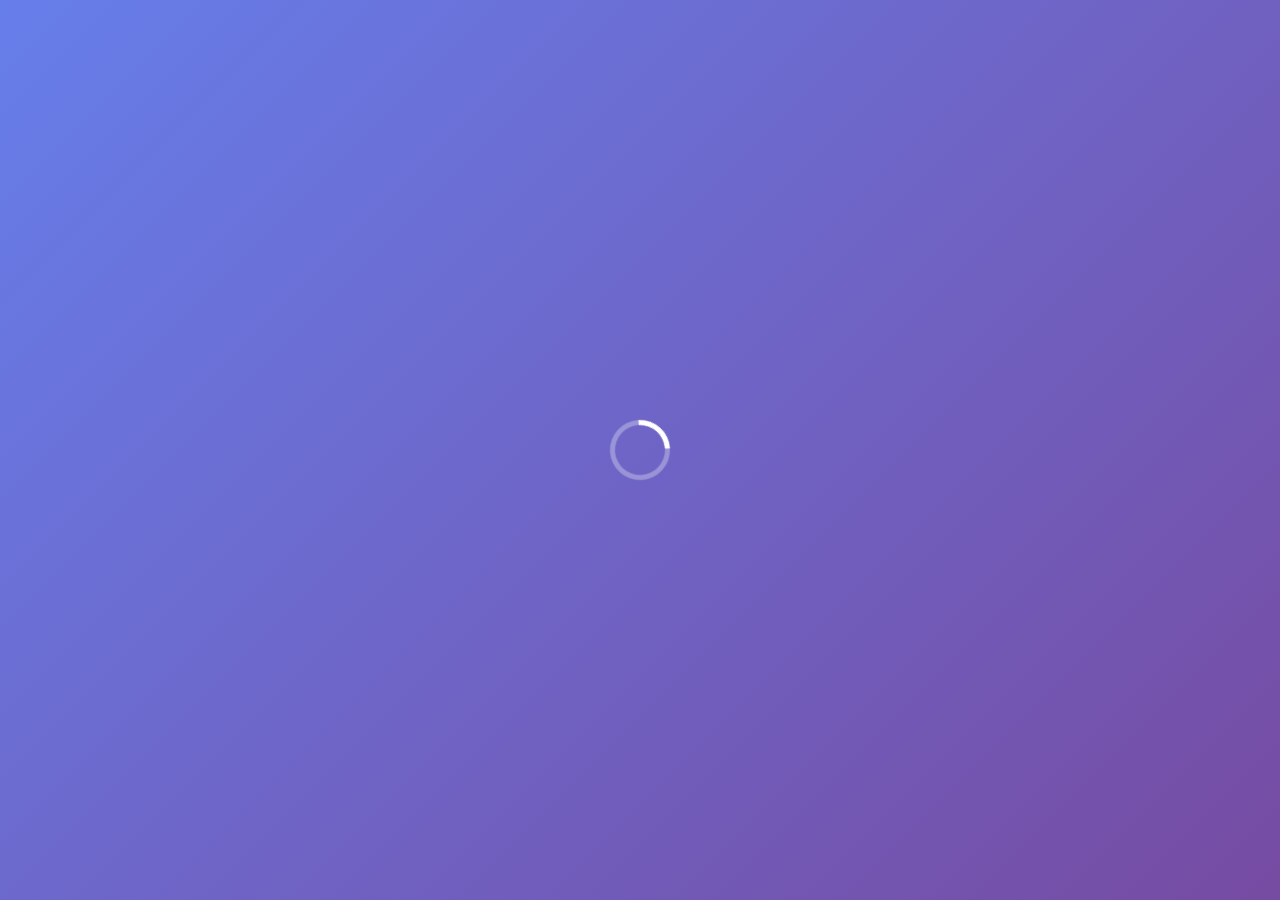
<file: index.html>
<!DOCTYPE html>
<html lang="zh-CN">
<head>
    <meta charset="UTF-8">
    <meta http-equiv="refresh" content="0;url=welcome.html">
    <title>李艺的学习空间</title>
</head>
<body>
    <p>正在跳转到首页... <a href="welcome.html">点击这里</a></p>
</body>
</html>
</file>
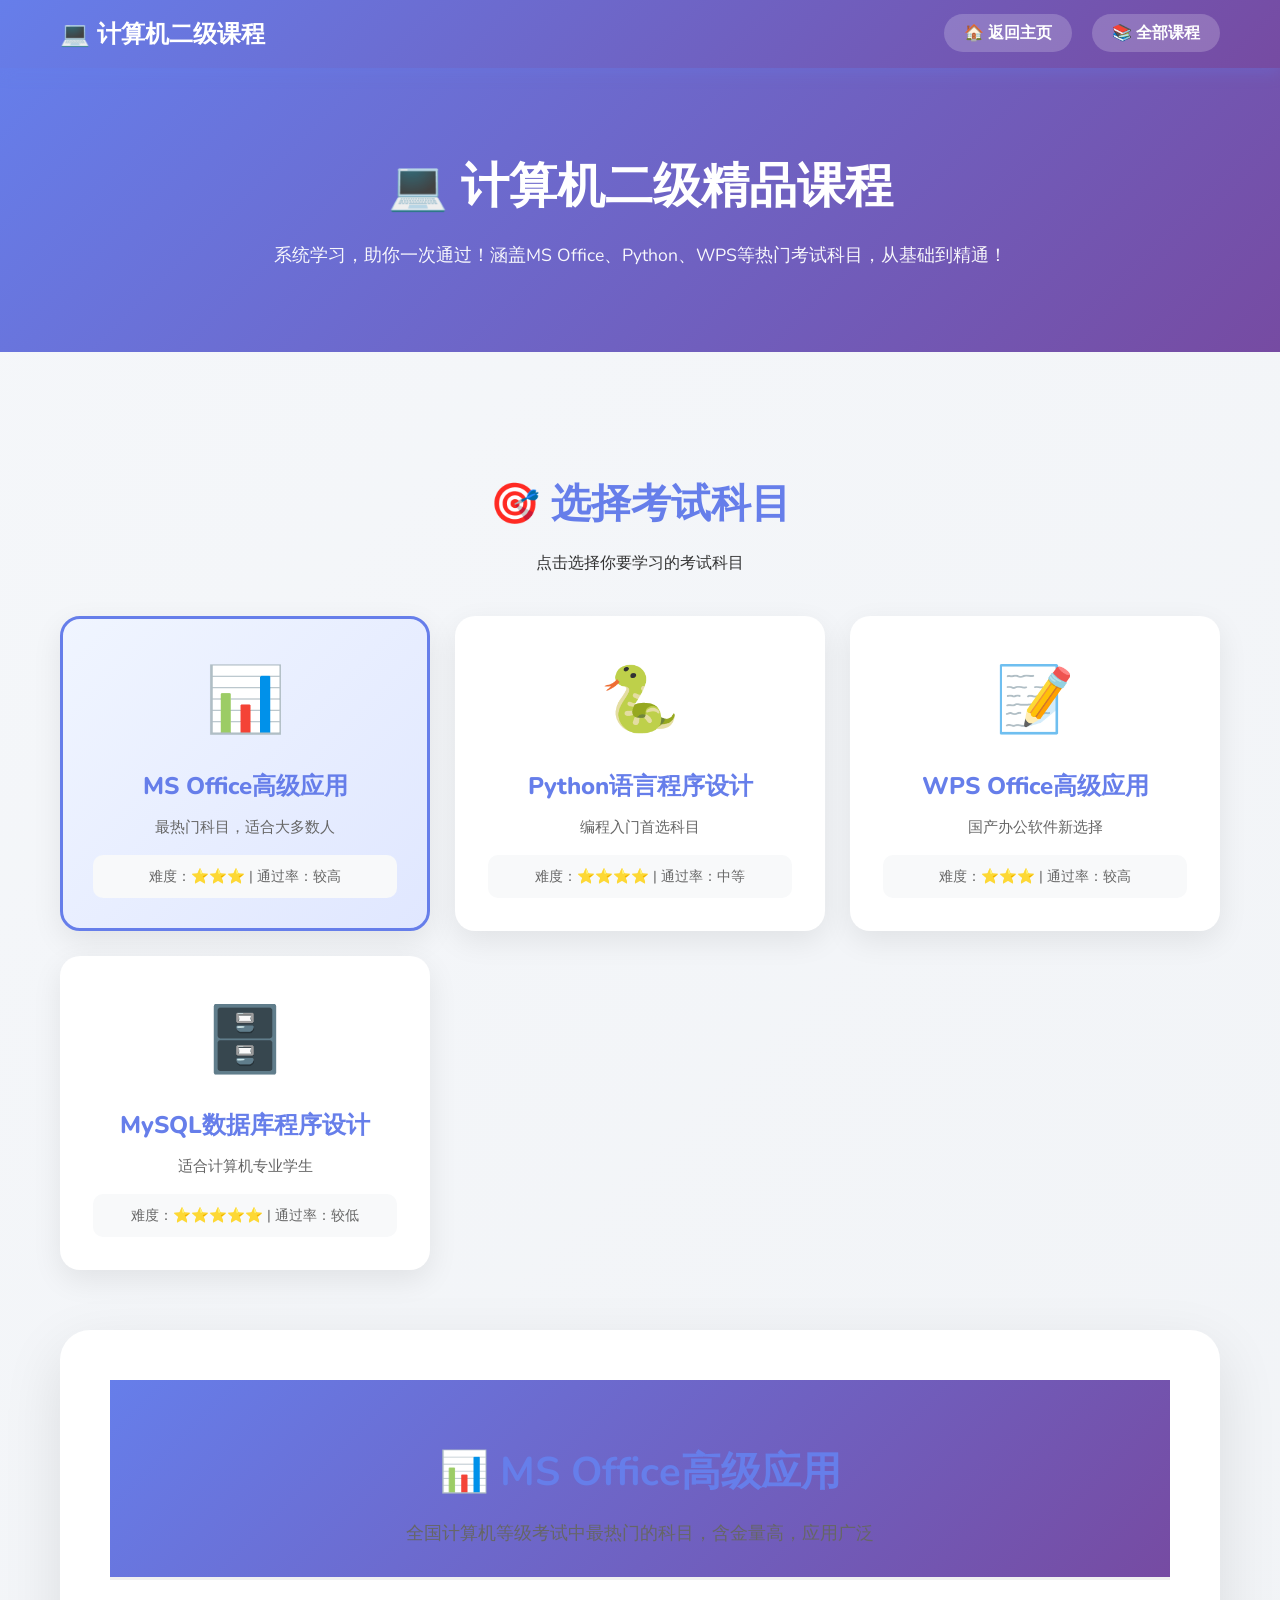
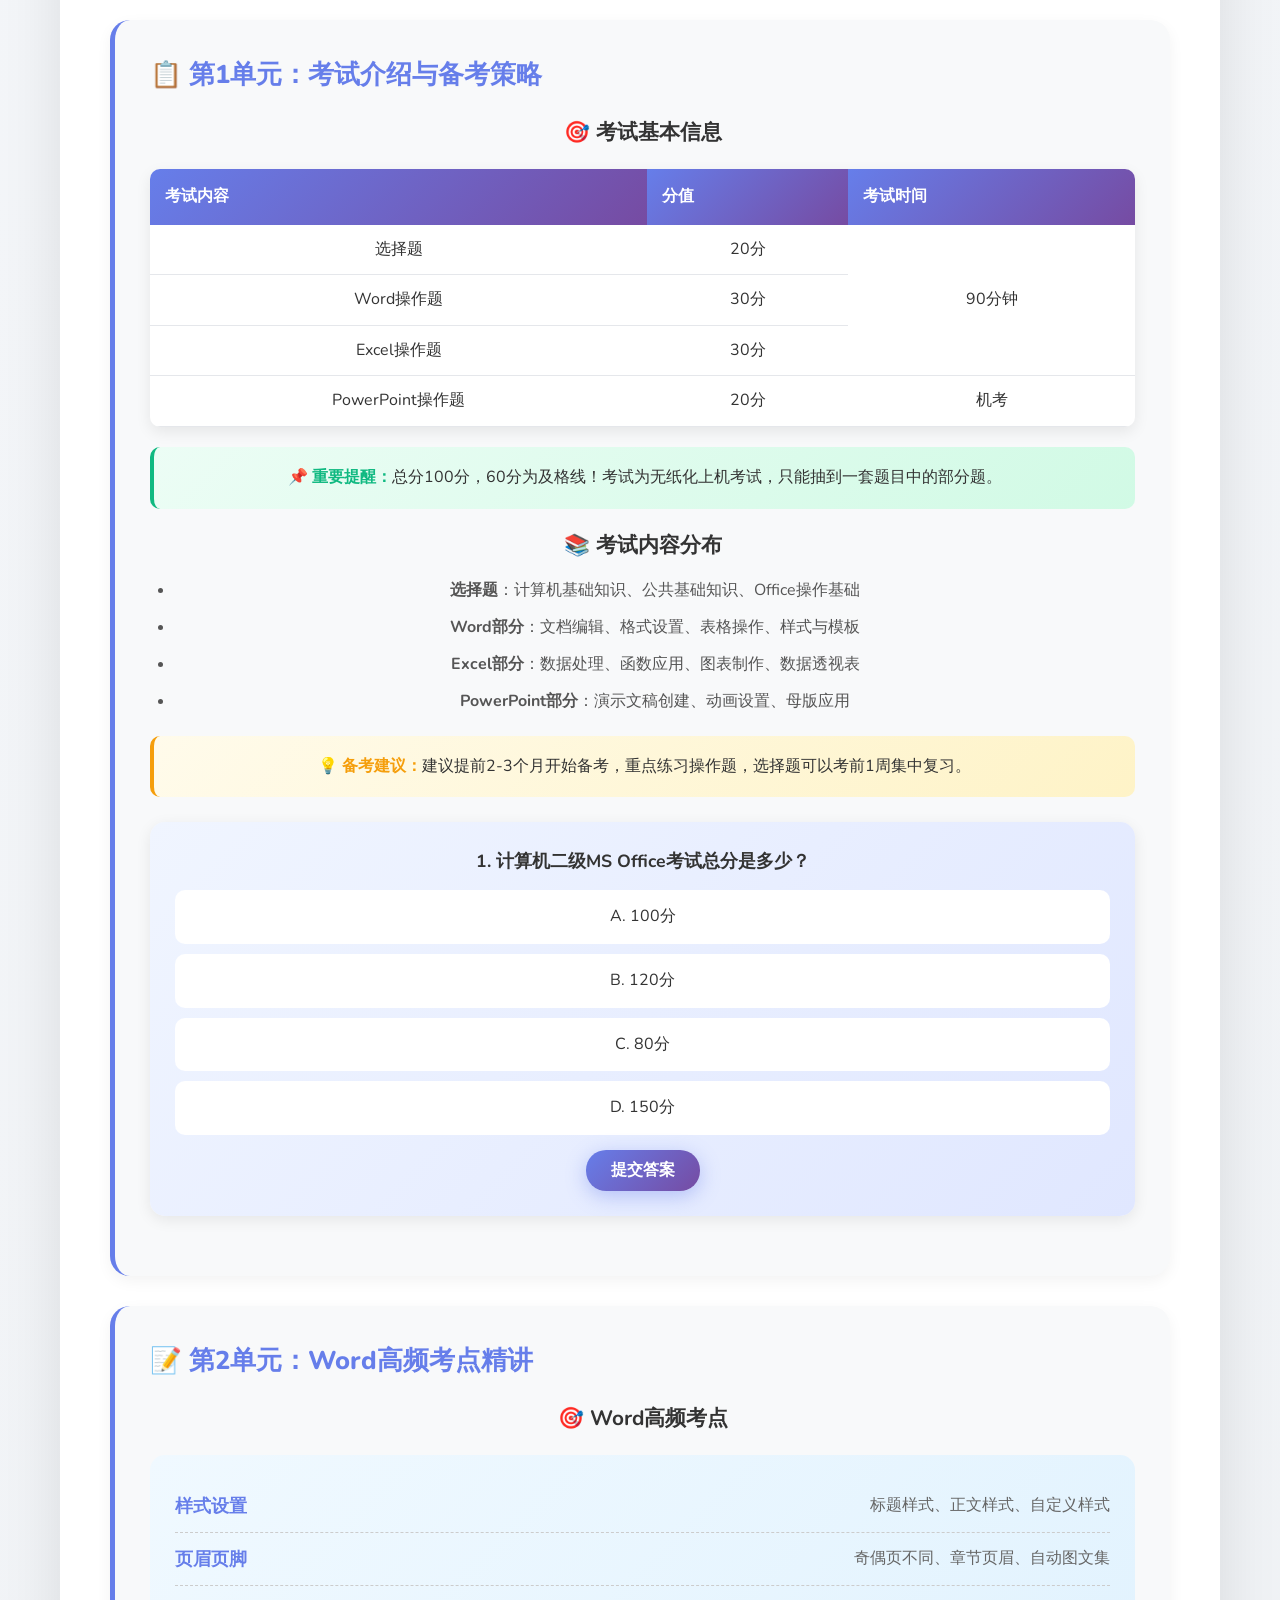
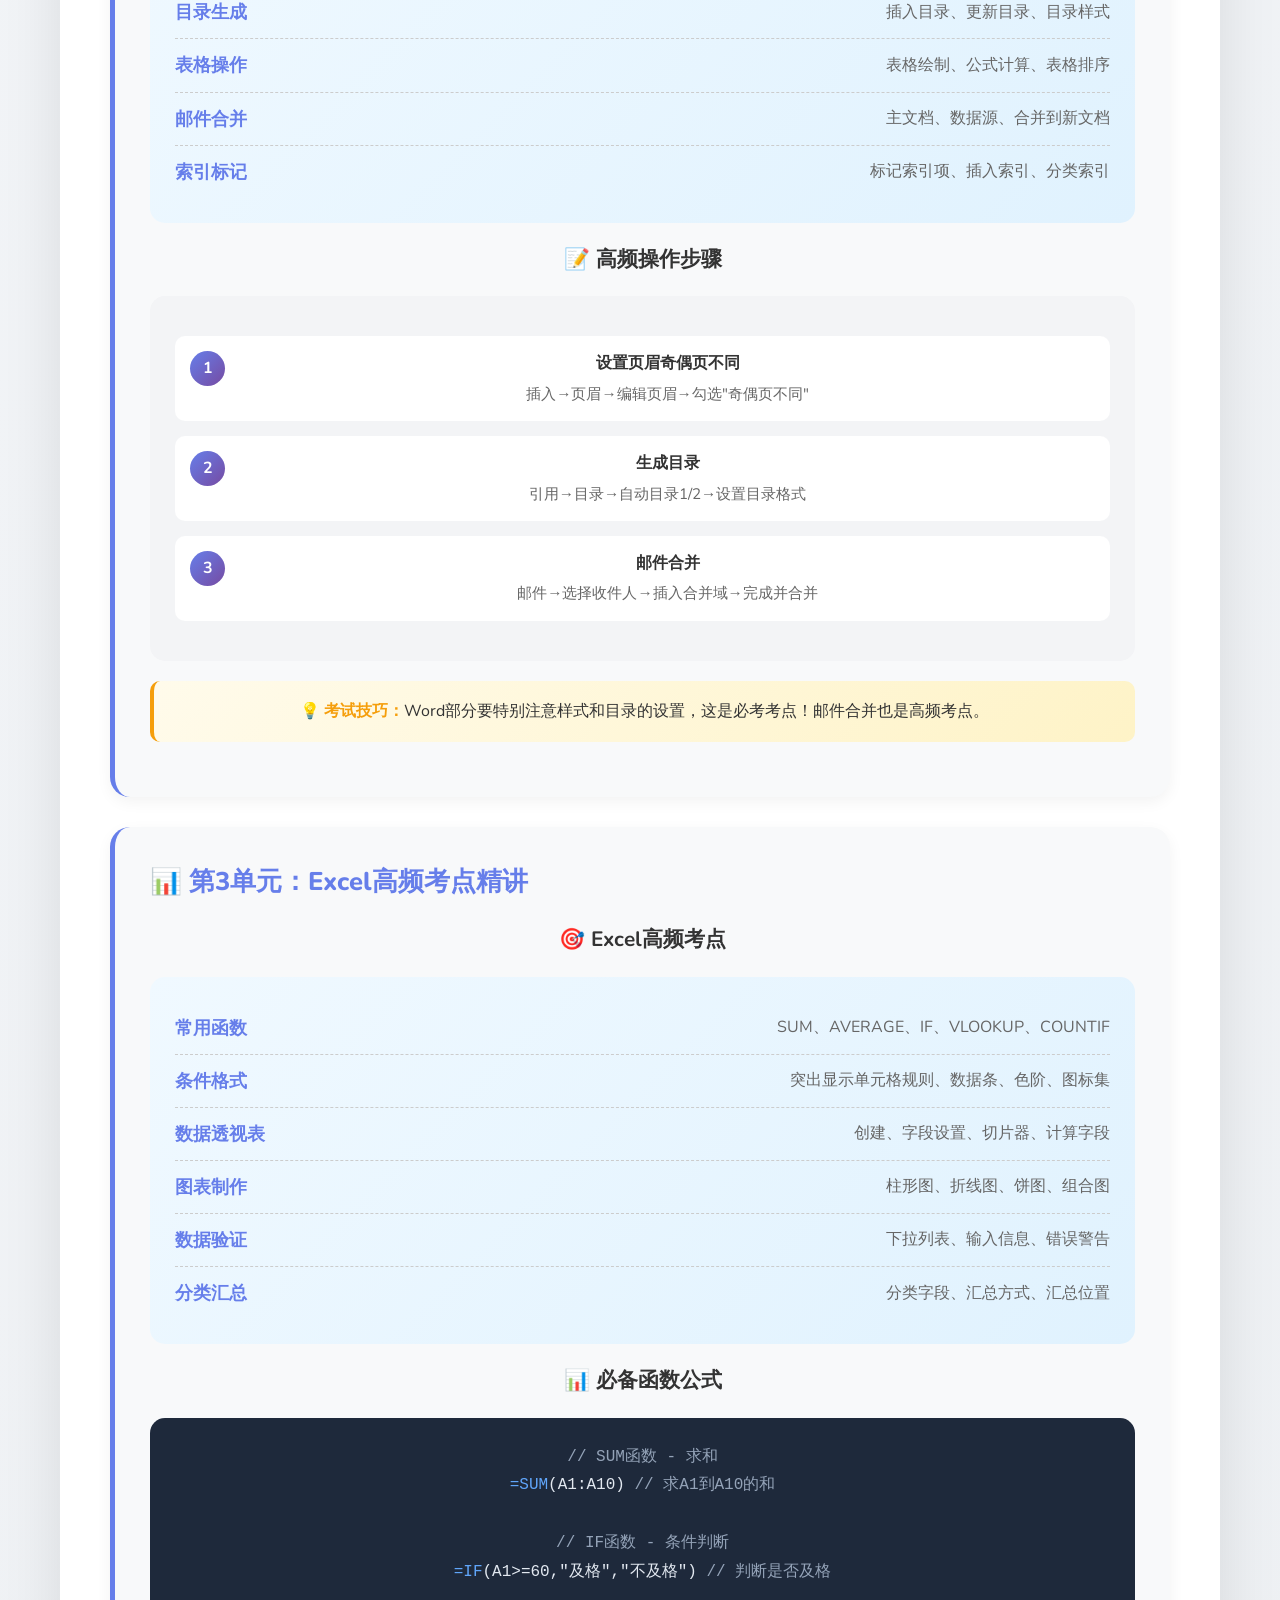
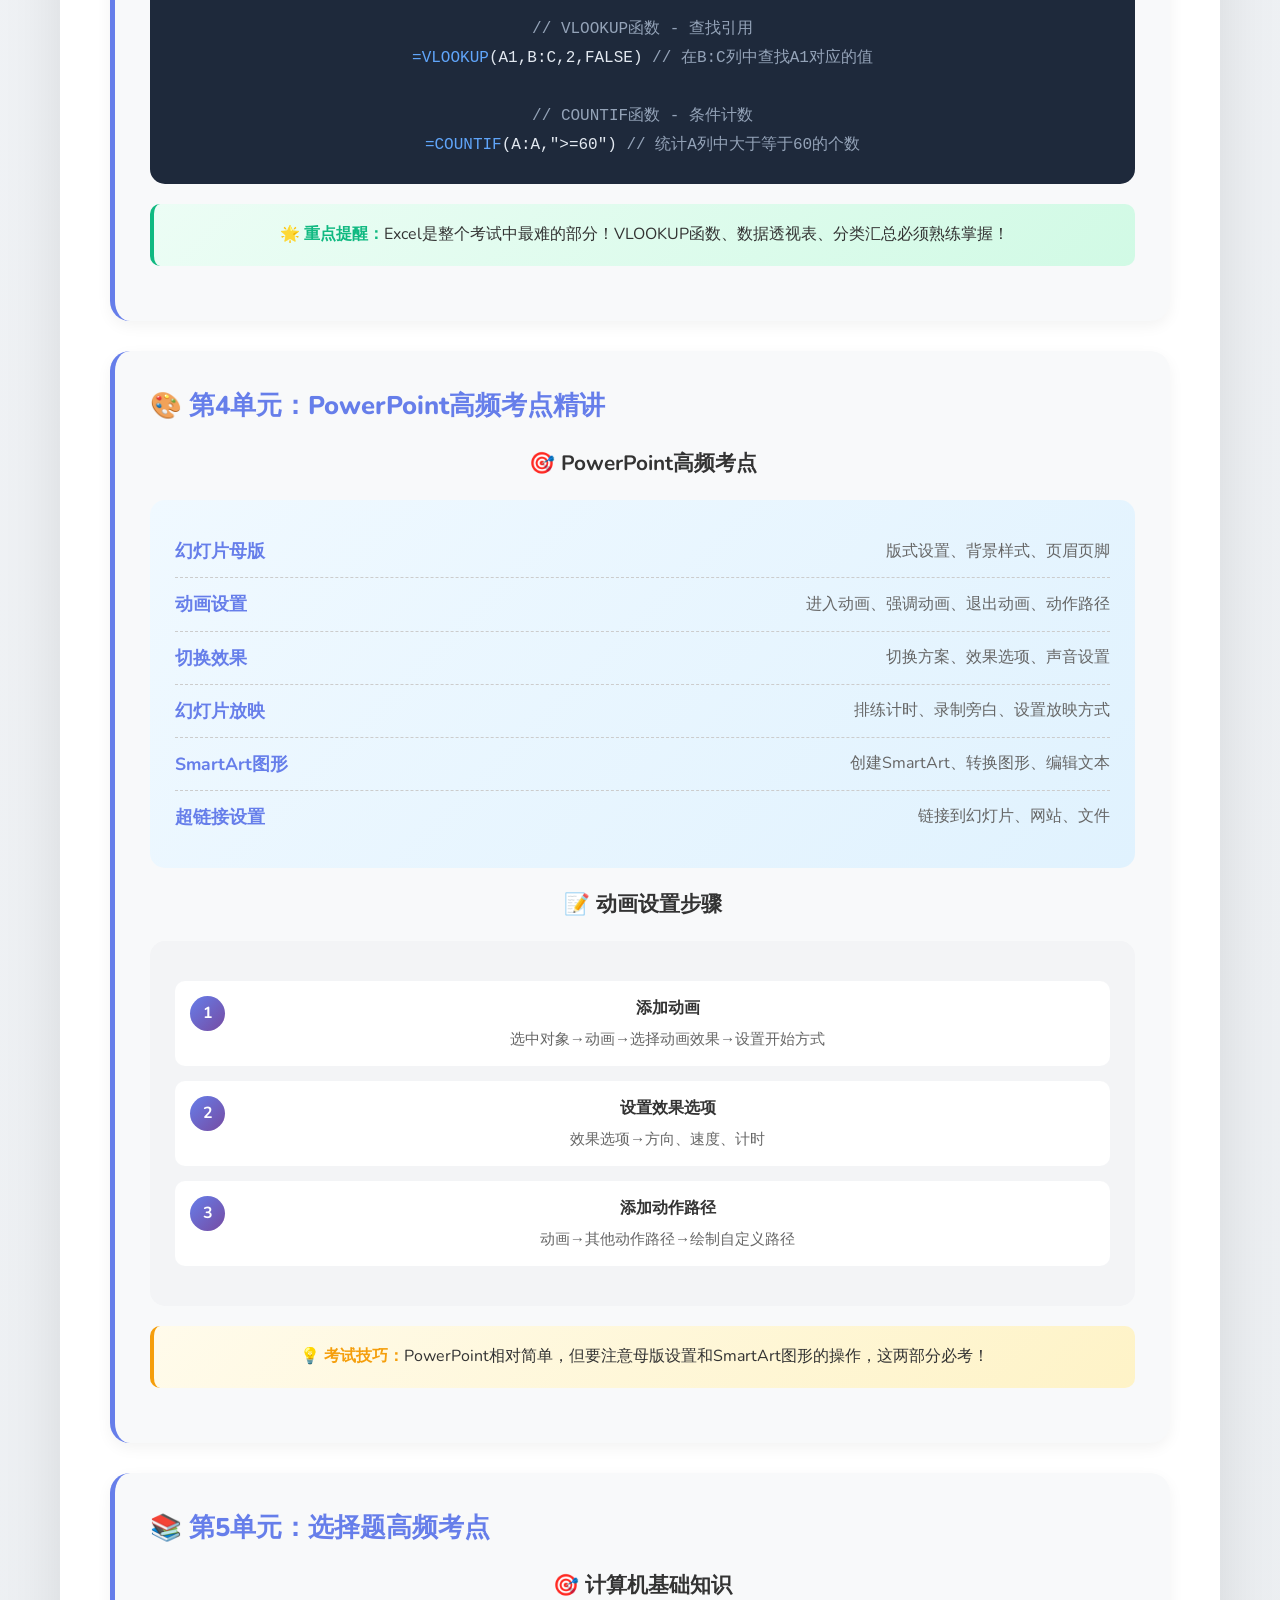
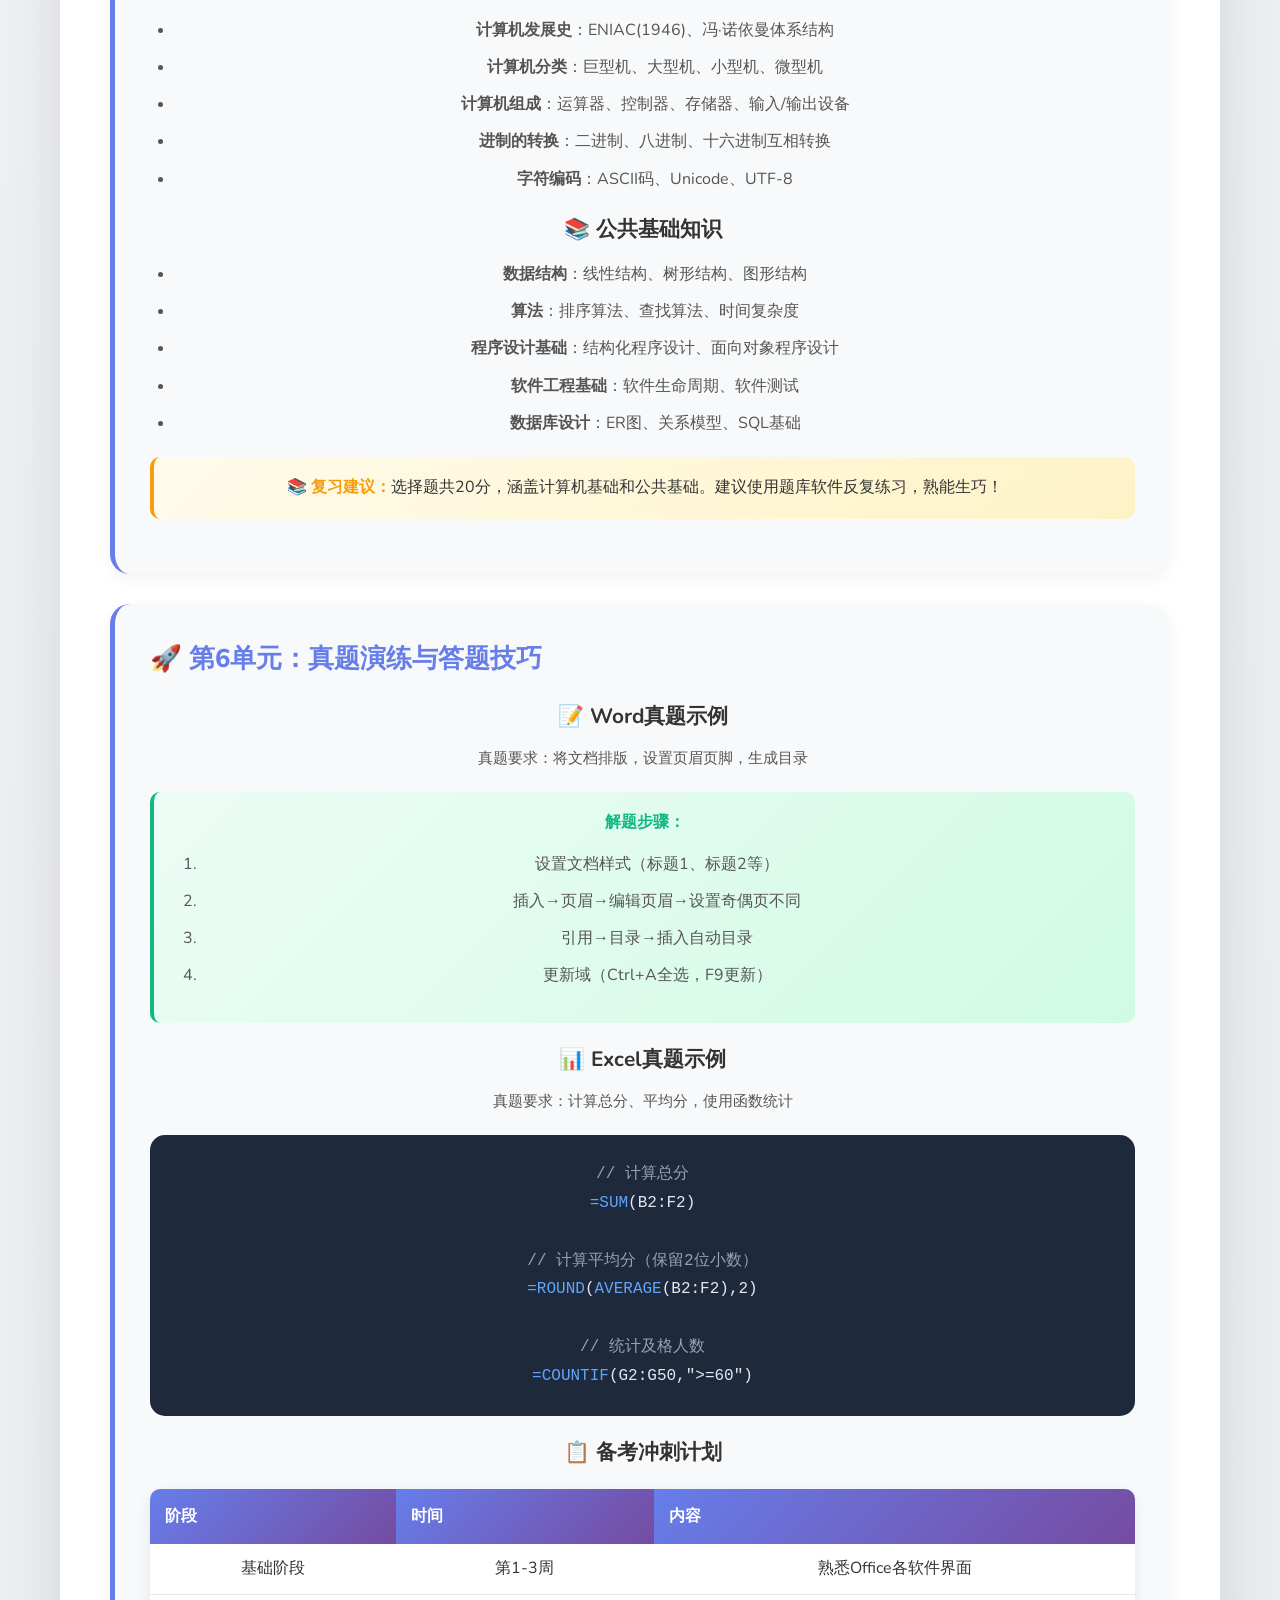
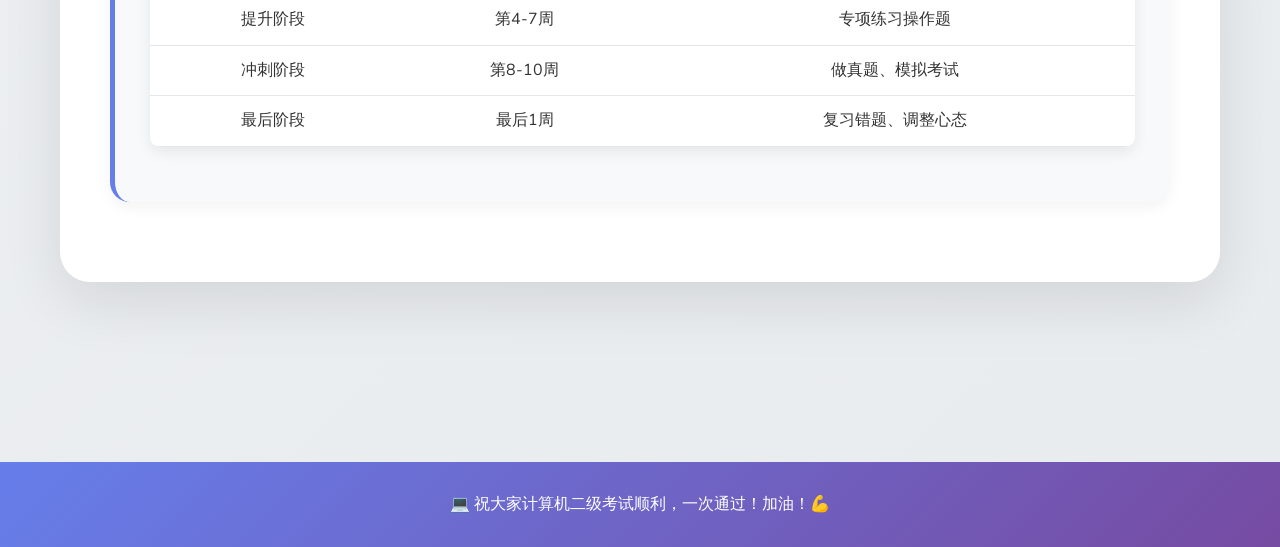
<file: computer-level2.html>
<!DOCTYPE html>
<html lang="zh-CN">
<head>
    <meta charset="UTF-8">
    <meta name="viewport" content="width=device-width, initial-scale=1.0">
    <title>💻 计算机二级课程 - 李艺的学习空间</title>
    <link href="https://fonts.googleapis.com/css2?family=Nunito:wght@400;600;700;800&display=swap" rel="stylesheet">
    <link rel="stylesheet" href="style.css">
    <style>
        * {
            margin: 0;
            padding: 0;
            box-sizing: border-box;
        }

        body {
            font-family: 'Nunito', 'Segoe UI', sans-serif;
            background: linear-gradient(135deg, #f5f7fa 0%, #e9ecef 100%);
            color: #333;
            line-height: 1.6;
        }

        /* 导航栏 */
        .navbar {
            background: linear-gradient(135deg, #667eea 0%, #764ba2 100%);
            padding: 15px 0;
            position: sticky;
            top: 0;
            z-index: 1000;
            box-shadow: 0 4px 15px rgba(102, 126, 234, 0.3);
        }

        .navbar .container {
            display: flex;
            justify-content: space-between;
            align-items: center;
            max-width: 1200px;
            margin: 0 auto;
            padding: 0 20px;
        }

        .navbar-brand h1 {
            font-size: 1.5rem;
            margin: 0;
            color: white;
            font-weight: 800;
        }

        .navbar-menu ul {
            list-style: none;
            display: flex;
            gap: 20px;
            margin: 0;
            padding: 0;
        }

        .navbar-menu a {
            color: white;
            text-decoration: none;
            font-weight: 600;
            padding: 8px 20px;
            border-radius: 25px;
            transition: all 0.3s ease;
            background: rgba(255,255,255,0.2);
        }

        .navbar-menu a:hover {
            background: rgba(255,255,255,0.3);
            transform: translateY(-2px);
        }

        /* 页面头部 */
        .page-header {
            background: linear-gradient(135deg, #667eea 0%, #764ba2 100%);
            color: white;
            padding: 80px 0;
            text-align: center;
            position: relative;
            overflow: hidden;
        }

        .page-header h1 {
            font-size: 3rem;
            margin-bottom: 15px;
            font-weight: 800;
            animation: slideDown 0.8s ease-out;
        }

        .page-header p {
            font-size: 1.1rem;
            opacity: 0.95;
            max-width: 800px;
            margin: 0 auto;
            line-height: 1.8;
        }

        @keyframes slideDown {
            from { opacity: 0; transform: translateY(-30px); }
            to { opacity: 1; transform: translateY(0); }
        }

        /* 主内容 */
        main {
            padding: 60px 0;
            max-width: 1200px;
            margin: 0 auto;
            padding: 60px 20px;
        }

        /* 课程选择区 */
        .exam-types {
            margin-bottom: 60px;
            animation: fadeInUp 0.8s ease-out;
        }

        @keyframes fadeInUp {
            from { opacity: 0; transform: translateY(30px); }
            to { opacity: 1; transform: translateY(0); }
        }

        .exam-types-header {
            text-align: center;
            margin-bottom: 40px;
        }

        .exam-types-header h2 {
            font-size: 2.5rem;
            color: #667eea;
            margin-bottom: 15px;
        }

        .exam-cards {
            display: grid;
            grid-template-columns: repeat(auto-fit, minmax(280px, 1fr));
            gap: 25px;
        }

        .exam-card {
            background: white;
            border-radius: 20px;
            padding: 30px;
            text-align: center;
            transition: all 0.3s ease;
            cursor: pointer;
            border: 3px solid transparent;
            box-shadow: 0 10px 30px rgba(0,0,0,0.08);
        }

        .exam-card:hover {
            transform: translateY(-5px);
            box-shadow: 0 15px 40px rgba(0,0,0,0.12);
        }

        .exam-card.active {
            border-color: #667eea;
            background: linear-gradient(135deg, #f0f5ff 0%, #e0e7ff 100%);
        }

        .exam-card-icon {
            font-size: 4rem;
            margin-bottom: 15px;
        }

        .exam-card-title {
            font-size: 1.5rem;
            font-weight: 800;
            color: #667eea;
            margin-bottom: 10px;
        }

        .exam-card-desc {
            color: #666;
            font-size: 0.95rem;
        }

        .exam-card-diff {
            margin-top: 15px;
            padding: 10px;
            background: #f8f9fa;
            border-radius: 10px;
            font-size: 0.9rem;
            color: #666;
        }

        /* 课程内容区 */
        .course-section {
            margin-bottom: 60px;
            background: white;
            border-radius: 30px;
            padding: 50px;
            box-shadow: 0 20px 60px rgba(0,0,0,0.1);
            display: none;
            animation: fadeInUp 0.8s ease-out;
        }

        .course-section.active {
            display: block;
        }

        .course-header {
            text-align: center;
            margin-bottom: 40px;
            padding-bottom: 30px;
            border-bottom: 3px solid #f0f0f0;
        }

        .course-header h2 {
            font-size: 2.5rem;
            color: #667eea;
            margin-bottom: 15px;
        }

        .course-header p {
            color: #666;
            font-size: 1.1rem;
        }

        /* 单元卡片 */
        .lesson-card {
            background: #f8f9fa;
            border-radius: 20px;
            padding: 35px;
            margin-bottom: 30px;
            box-shadow: 0 5px 15px rgba(0,0,0,0.05);
            transition: all 0.3s ease;
            border-left: 5px solid #667eea;
        }

        .lesson-card:hover {
            transform: translateY(-3px);
            box-shadow: 0 10px 25px rgba(0,0,0,0.08);
        }

        .lesson-title {
            font-size: 1.6rem;
            color: #667eea;
            margin-bottom: 20px;
            font-weight: 800;
            display: flex;
            align-items: center;
            gap: 12px;
        }

        .lesson-content h3 {
            color: #333;
            margin: 20px 0 12px;
            font-size: 1.3rem;
            font-weight: 700;
        }

        .lesson-content p {
            color: #555;
            margin-bottom: 12px;
            line-height: 1.8;
        }

        .lesson-content ul,
        .lesson-content ol {
            margin: 15px 0;
            padding-left: 25px;
        }

        .lesson-content li {
            color: #555;
            margin: 10px 0;
            line-height: 1.7;
        }

        /* 知识框 */
        .knowledge-box {
            background: linear-gradient(135deg, #f0f9ff 0%, #e0f2fe 100%);
            border-radius: 15px;
            padding: 25px;
            margin: 20px 0;
        }

        .knowledge-item {
            display: flex;
            justify-content: space-between;
            align-items: center;
            padding: 12px 0;
            border-bottom: 1px dashed #ccc;
        }

        .knowledge-item:last-child {
            border-bottom: none;
        }

        .knowledge-title {
            font-size: 1.1rem;
            font-weight: 700;
            color: #667eea;
        }

        .knowledge-desc {
            color: #666;
            text-align: right;
            flex: 1;
            margin-left: 20px;
        }

        /* 提示框 */
        .tip-box {
            background: linear-gradient(135deg, #fffbeb 0%, #fef3c7 100%);
            border-left: 4px solid #f59e0b;
            padding: 18px 22px;
            border-radius: 10px;
            margin: 20px 0;
        }

        .tip-box strong {
            color: #f59e0b;
        }

        /* 重点框 */
        .key-box {
            background: linear-gradient(135deg, #ecfdf5 0%, #d1fae5 100%);
            border-left: 4px solid #10b981;
            padding: 18px 22px;
            border-radius: 10px;
            margin: 20px 0;
        }

        .key-box strong {
            color: #10b981;
        }

        /* 操作步骤框 */
        .steps-box {
            background: #f3f4f6;
            border-radius: 15px;
            padding: 25px;
            margin: 20px 0;
        }

        .step-item {
            display: flex;
            align-items: flex-start;
            margin: 15px 0;
            padding: 15px;
            background: white;
            border-radius: 10px;
        }

        .step-number {
            width: 35px;
            height: 35px;
            background: linear-gradient(135deg, #667eea 0%, #764ba2 100%);
            color: white;
            border-radius: 50%;
            display: flex;
            align-items: center;
            justify-content: center;
            font-weight: 700;
            margin-right: 15px;
            flex-shrink: 0;
        }

        .step-content {
            flex: 1;
        }

        .step-title {
            font-weight: 700;
            color: #333;
            margin-bottom: 5px;
        }

        .step-desc {
            color: #666;
            font-size: 0.95rem;
        }

        /* 考试表格 */
        .exam-table {
            width: 100%;
            border-collapse: collapse;
            margin: 20px 0;
            background: white;
            border-radius: 10px;
            overflow: hidden;
            box-shadow: 0 5px 15px rgba(0,0,0,0.08);
        }

        .exam-table th {
            background: linear-gradient(135deg, #667eea 0%, #764ba2 100%);
            color: white;
            padding: 15px;
            text-align: left;
            font-weight: 700;
        }

        .exam-table td {
            padding: 12px 15px;
            border-bottom: 1px solid #e5e7eb;
        }

        .exam-table tr:hover {
            background: #f9fafb;
        }

        /* 测验区域 */
        .quiz-section {
            background: linear-gradient(135deg, #f0f5ff 0%, #e0e7ff 100%);
            border-radius: 15px;
            padding: 25px;
            margin: 25px 0;
        }

        .quiz-question {
            font-size: 1.1rem;
            font-weight: 700;
            margin-bottom: 15px;
            color: #333;
        }

        .quiz-options {
            display: grid;
            gap: 10px;
        }

        .quiz-option {
            padding: 12px 18px;
            background: white;
            border-radius: 10px;
            cursor: pointer;
            transition: all 0.3s ease;
            border: 2px solid transparent;
        }

        .quiz-option:hover {
            border-color: #667eea;
            background: #f0f5ff;
        }

        .quiz-option.selected {
            border-color: #667eea;
            background: #e0e7ff;
        }

        .quiz-option.correct {
            border-color: #10b981;
            background: #d1fae5;
        }

        .quiz-option.wrong {
            border-color: #ef4444;
            background: #fee2e2;
        }

        .btn {
            display: inline-flex;
            align-items: center;
            gap: 8px;
            padding: 12px 28px;
            border-radius: 25px;
            font-weight: 700;
            font-size: 1rem;
            text-decoration: none;
            transition: all 0.3s ease;
            cursor: pointer;
            border: none;
            margin-top: 15px;
        }

        .btn-primary {
            background: linear-gradient(135deg, #667eea 0%, #764ba2 100%);
            color: white;
            box-shadow: 0 5px 20px rgba(102, 126, 234, 0.4);
        }

        .btn-primary:hover {
            transform: translateY(-3px);
            box-shadow: 0 8px 30px rgba(102, 126, 234, 0.5);
        }

        .result-box {
            background: white;
            border-radius: 12px;
            padding: 20px;
            margin-top: 15px;
            display: none;
        }

        .result-box.show {
            display: block;
        }

        .result-correct {
            color: #10b981;
            font-weight: 700;
            margin-bottom: 10px;
        }

        .result-explanation {
            color: #666;
            margin-top: 10px;
        }

        /* 代码框 */
        .code-box {
            background: #1e293b;
            border-radius: 15px;
            padding: 25px;
            margin: 20px 0;
            font-family: 'Courier New', monospace;
            line-height: 1.8;
            color: #e2e8f0;
        }

        .code-box .code-comment {
            color: #94a3b8;
        }

        .code-box .code-keyword {
            color: #c084fc;
        }

        .code-box .code-string {
            color: #4ade80;
        }

        .code-box .code-function {
            color: #60a5fa;
        }

        /* 页脚 */
        footer {
            background: linear-gradient(135deg, #667eea 0%, #764ba2 100%);
            color: white;
            text-align: center;
            padding: 30px 0;
            margin-top: 60px;
        }

        /* 响应式 */
        @media (max-width: 768px) {
            .navbar .container {
                flex-direction: column;
                gap: 15px;
            }
            
            .navbar-menu ul {
                gap: 10px;
            }
            
            .navbar-menu a {
                padding: 6px 15px;
                font-size: 0.9rem;
            }
            
            .page-header h1 {
                font-size: 2rem;
            }
            
            .course-section {
                padding: 25px;
            }
            
            .lesson-card {
                padding: 20px;
            }
        }
    </style>
</head>
<body>
    <header>
        <nav class="navbar">
            <div class="container">
                <div class="navbar-brand">
                    <h1>💻 计算机二级课程</h1>
                </div>
                <div class="navbar-menu">
                    <ul>
                        <li><a href="main.html">🏠 返回主页</a></li>
                        <li><a href="learning-courses.html">📚 全部课程</a></li>
                    </ul>
                </div>
            </div>
        </nav>
    </header>

    <section class="page-header">
        <div class="container">
            <h1>💻 计算机二级精品课程</h1>
            <p>系统学习，助你一次通过！涵盖MS Office、Python、WPS等热门考试科目，从基础到精通！</p>
        </div>
    </section>

    <main>
        <!-- 考试类型选择 -->
        <section class="exam-types">
            <div class="exam-types-header">
                <h2>🎯 选择考试科目</h2>
                <p>点击选择你要学习的考试科目</p>
            </div>

            <div class="exam-cards">
                <div class="exam-card active" onclick="showCourse('office')">
                    <div class="exam-card-icon">📊</div>
                    <div class="exam-card-title">MS Office高级应用</div>
                    <div class="exam-card-desc">最热门科目，适合大多数人</div>
                    <div class="exam-card-diff">难度：⭐⭐⭐ | 通过率：较高</div>
                </div>

                <div class="exam-card" onclick="showCourse('python')">
                    <div class="exam-card-icon">🐍</div>
                    <div class="exam-card-title">Python语言程序设计</div>
                    <div class="exam-card-desc">编程入门首选科目</div>
                    <div class="exam-card-diff">难度：⭐⭐⭐⭐ | 通过率：中等</div>
                </div>

                <div class="exam-card" onclick="showCourse('wps')">
                    <div class="exam-card-icon">📝</div>
                    <div class="exam-card-title">WPS Office高级应用</div>
                    <div class="exam-card-desc">国产办公软件新选择</div>
                    <div class="exam-card-diff">难度：⭐⭐⭐ | 通过率：较高</div>
                </div>

                <div class="exam-card" onclick="showCourse('mysql')">
                    <div class="exam-card-icon">🗄️</div>
                    <div class="exam-card-title">MySQL数据库程序设计</div>
                    <div class="exam-card-desc">适合计算机专业学生</div>
                    <div class="exam-card-diff">难度：⭐⭐⭐⭐⭐ | 通过率：较低</div>
                </div>
            </div>
        </section>

        <!-- ==================== MS Office课程 ==================== -->
        <section id="office-course" class="course-section active">
            <div class="course-header">
                <h2>📊 MS Office高级应用</h2>
                <p>全国计算机等级考试中最热门的科目，含金量高，应用广泛</p>
            </div>

            <!-- 第1单元 -->
            <div class="lesson-card">
                <h2 class="lesson-title">📋 第1单元：考试介绍与备考策略</h2>
                <div class="lesson-content">
                    <h3>🎯 考试基本信息</h3>
                    <table class="exam-table">
                        <tr>
                            <th>考试内容</th>
                            <th>分值</th>
                            <th>考试时间</th>
                        </tr>
                        <tr>
                            <td>选择题</td>
                            <td>20分</td>
                            <td rowspan="3">90分钟</td>
                        </tr>
                        <tr>
                            <td>Word操作题</td>
                            <td>30分</td>
                        </tr>
                        <tr>
                            <td>Excel操作题</td>
                            <td>30分</td>
                        </tr>
                        <tr>
                            <td>PowerPoint操作题</td>
                            <td>20分</td>
                            <td>机考</td>
                        </tr>
                    </table>

                    <div class="key-box">
                        <strong>📌 重要提醒：</strong>总分100分，60分为及格线！考试为无纸化上机考试，只能抽到一套题目中的部分题。
                    </div>

                    <h3>📚 考试内容分布</h3>
                    <ul>
                        <li><strong>选择题</strong>：计算机基础知识、公共基础知识、Office操作基础</li>
                        <li><strong>Word部分</strong>：文档编辑、格式设置、表格操作、样式与模板</li>
                        <li><strong>Excel部分</strong>：数据处理、函数应用、图表制作、数据透视表</li>
                        <li><strong>PowerPoint部分</strong>：演示文稿创建、动画设置、母版应用</li>
                    </ul>

                    <div class="tip-box">
                        <strong>💡 备考建议：</strong>建议提前2-3个月开始备考，重点练习操作题，选择题可以考前1周集中复习。
                    </div>
                </div>

                <div class="quiz-section">
                    <div class="quiz-question">1. 计算机二级MS Office考试总分是多少？</div>
                    <div class="quiz-options">
                        <div class="quiz-option" data-correct="true">A. 100分</div>
                        <div class="quiz-option" data-correct="false">B. 120分</div>
                        <div class="quiz-option" data-correct="false">C. 80分</div>
                        <div class="quiz-option" data-correct="false">D. 150分</div>
                    </div>
                    <button class="btn btn-primary" onclick="checkQuiz(this)">提交答案</button>
                    <div class="result-box">
                        <div class="result-correct">✓ 正确！计算机二级MS Office考试总分是100分！</div>
                        <div class="result-explanation">及格线为60分，达到60分即可获得证书。</div>
                    </div>
                </div>
            </div>

            <!-- 第2单元 -->
            <div class="lesson-card">
                <h2 class="lesson-title">📝 第2单元：Word高频考点精讲</h2>
                <div class="lesson-content">
                    <h3>🎯 Word高频考点</h3>
                    <div class="knowledge-box">
                        <div class="knowledge-item">
                            <span class="knowledge-title">样式设置</span>
                            <span class="knowledge-desc">标题样式、正文样式、自定义样式</span>
                        </div>
                        <div class="knowledge-item">
                            <span class="knowledge-title">页眉页脚</span>
                            <span class="knowledge-desc">奇偶页不同、章节页眉、自动图文集</span>
                        </div>
                        <div class="knowledge-item">
                            <span class="knowledge-title">目录生成</span>
                            <span class="knowledge-desc">插入目录、更新目录、目录样式</span>
                        </div>
                        <div class="knowledge-item">
                            <span class="knowledge-title">表格操作</span>
                            <span class="knowledge-desc">表格绘制、公式计算、表格排序</span>
                        </div>
                        <div class="knowledge-item">
                            <span class="knowledge-title">邮件合并</span>
                            <span class="knowledge-desc">主文档、数据源、合并到新文档</span>
                        </div>
                        <div class="knowledge-item">
                            <span class="knowledge-title">索引标记</span>
                            <span class="knowledge-desc">标记索引项、插入索引、分类索引</span>
                        </div>
                    </div>

                    <h3>📝 高频操作步骤</h3>
                    <div class="steps-box">
                        <div class="step-item">
                            <div class="step-number">1</div>
                            <div class="step-content">
                                <div class="step-title">设置页眉奇偶页不同</div>
                                <div class="step-desc">插入→页眉→编辑页眉→勾选"奇偶页不同"</div>
                            </div>
                        </div>
                        <div class="step-item">
                            <div class="step-number">2</div>
                            <div class="step-content">
                                <div class="step-title">生成目录</div>
                                <div class="step-desc">引用→目录→自动目录1/2→设置目录格式</div>
                            </div>
                        </div>
                        <div class="step-item">
                            <div class="step-number">3</div>
                            <div class="step-content">
                                <div class="step-title">邮件合并</div>
                                <div class="step-desc">邮件→选择收件人→插入合并域→完成并合并</div>
                            </div>
                        </div>
                    </div>

                    <div class="tip-box">
                        <strong>💡 考试技巧：</strong>Word部分要特别注意样式和目录的设置，这是必考考点！邮件合并也是高频考点。
                    </div>
                </div>
            </div>

            <!-- 第3单元 -->
            <div class="lesson-card">
                <h2 class="lesson-title">📊 第3单元：Excel高频考点精讲</h2>
                <div class="lesson-content">
                    <h3>🎯 Excel高频考点</h3>
                    <div class="knowledge-box">
                        <div class="knowledge-item">
                            <span class="knowledge-title">常用函数</span>
                            <span class="knowledge-desc">SUM、AVERAGE、IF、VLOOKUP、COUNTIF</span>
                        </div>
                        <div class="knowledge-item">
                            <span class="knowledge-title">条件格式</span>
                            <span class="knowledge-desc">突出显示单元格规则、数据条、色阶、图标集</span>
                        </div>
                        <div class="knowledge-item">
                            <span class="knowledge-title">数据透视表</span>
                            <span class="knowledge-desc">创建、字段设置、切片器、计算字段</span>
                        </div>
                        <div class="knowledge-item">
                            <span class="knowledge-title">图表制作</span>
                            <span class="knowledge-desc">柱形图、折线图、饼图、组合图</span>
                        </div>
                        <div class="knowledge-item">
                            <span class="knowledge-title">数据验证</span>
                            <span class="knowledge-desc">下拉列表、输入信息、错误警告</span>
                        </div>
                        <div class="knowledge-item">
                            <span class="knowledge-title">分类汇总</span>
                            <span class="knowledge-desc">分类字段、汇总方式、汇总位置</span>
                        </div>
                    </div>

                    <h3>📊 必备函数公式</h3>
                    <div class="code-box">
                        <span class="code-comment">// SUM函数 - 求和</span><br>
                        <span class="code-function">=SUM</span>(A1:A10) <span class="code-comment">// 求A1到A10的和</span><br><br>
                        
                        <span class="code-comment">// IF函数 - 条件判断</span><br>
                        <span class="code-function">=IF</span>(A1>=60,"及格","不及格") <span class="code-comment">// 判断是否及格</span><br><br>
                        
                        <span class="code-comment">// VLOOKUP函数 - 查找引用</span><br>
                        <span class="code-function">=VLOOKUP</span>(A1,B:C,2,FALSE) <span class="code-comment">// 在B:C列中查找A1对应的值</span><br><br>
                        
                        <span class="code-comment">// COUNTIF函数 - 条件计数</span><br>
                        <span class="code-function">=COUNTIF</span>(A:A,">=60") <span class="code-comment">// 统计A列中大于等于60的个数</span>
                    </div>

                    <div class="key-box">
                        <strong>🌟 重点提醒：</strong>Excel是整个考试中最难的部分！VLOOKUP函数、数据透视表、分类汇总必须熟练掌握！
                    </div>
                </div>
            </div>

            <!-- 第4单元 -->
            <div class="lesson-card">
                <h2 class="lesson-title">🎨 第4单元：PowerPoint高频考点精讲</h2>
                <div class="lesson-content">
                    <h3>🎯 PowerPoint高频考点</h3>
                    <div class="knowledge-box">
                        <div class="knowledge-item">
                            <span class="knowledge-title">幻灯片母版</span>
                            <span class="knowledge-desc">版式设置、背景样式、页眉页脚</span>
                        </div>
                        <div class="knowledge-item">
                            <span class="knowledge-title">动画设置</span>
                            <span class="knowledge-desc">进入动画、强调动画、退出动画、动作路径</span>
                        </div>
                        <div class="knowledge-item">
                            <span class="knowledge-title">切换效果</span>
                            <span class="knowledge-desc">切换方案、效果选项、声音设置</span>
                        </div>
                        <div class="knowledge-item">
                            <span class="knowledge-title">幻灯片放映</span>
                            <span class="knowledge-desc">排练计时、录制旁白、设置放映方式</span>
                        </div>
                        <div class="knowledge-item">
                            <span class="knowledge-title">SmartArt图形</span>
                            <span class="knowledge-desc">创建SmartArt、转换图形、编辑文本</span>
                        </div>
                        <div class="knowledge-item">
                            <span class="knowledge-title">超链接设置</span>
                            <span class="knowledge-desc">链接到幻灯片、网站、文件</span>
                        </div>
                    </div>

                    <h3>📝 动画设置步骤</h3>
                    <div class="steps-box">
                        <div class="step-item">
                            <div class="step-number">1</div>
                            <div class="step-content">
                                <div class="step-title">添加动画</div>
                                <div class="step-desc">选中对象→动画→选择动画效果→设置开始方式</div>
                            </div>
                        </div>
                        <div class="step-item">
                            <div class="step-number">2</div>
                            <div class="step-content">
                                <div class="step-title">设置效果选项</div>
                                <div class="step-desc">效果选项→方向、速度、计时</div>
                            </div>
                        </div>
                        <div class="step-item">
                            <div class="step-number">3</div>
                            <div class="step-content">
                                <div class="step-title">添加动作路径</div>
                                <div class="step-desc">动画→其他动作路径→绘制自定义路径</div>
                            </div>
                        </div>
                    </div>

                    <div class="tip-box">
                        <strong>💡 考试技巧：</strong>PowerPoint相对简单，但要注意母版设置和SmartArt图形的操作，这两部分必考！
                    </div>
                </div>
            </div>

            <!-- 第5单元 -->
            <div class="lesson-card">
                <h2 class="lesson-title">📚 第5单元：选择题高频考点</h2>
                <div class="lesson-content">
                    <h3>🎯 计算机基础知识</h3>
                    <ul>
                        <li><strong>计算机发展史</strong>：ENIAC(1946)、冯·诺依曼体系结构</li>
                        <li><strong>计算机分类</strong>：巨型机、大型机、小型机、微型机</li>
                        <li><strong>计算机组成</strong>：运算器、控制器、存储器、输入/输出设备</li>
                        <li><strong>进制的转换</strong>：二进制、八进制、十六进制互相转换</li>
                        <li><strong>字符编码</strong>：ASCII码、Unicode、UTF-8</li>
                    </ul>

                    <h3>📚 公共基础知识</h3>
                    <ul>
                        <li><strong>数据结构</strong>：线性结构、树形结构、图形结构</li>
                        <li><strong>算法</strong>：排序算法、查找算法、时间复杂度</li>
                        <li><strong>程序设计基础</strong>：结构化程序设计、面向对象程序设计</li>
                        <li><strong>软件工程基础</strong>：软件生命周期、软件测试</li>
                        <li><strong>数据库设计</strong>：ER图、关系模型、SQL基础</li>
                    </ul>

                    <div class="tip-box">
                        <strong>📚 复习建议：</strong>选择题共20分，涵盖计算机基础和公共基础。建议使用题库软件反复练习，熟能生巧！
                    </div>
                </div>
            </div>

            <!-- 第6单元 -->
            <div class="lesson-card">
                <h2 class="lesson-title">🚀 第6单元：真题演练与答题技巧</h2>
                <div class="lesson-content">
                    <h3>📝 Word真题示例</h3>
                    <p>真题要求：将文档排版，设置页眉页脚，生成目录</p>
                    <div class="key-box">
                        <strong>解题步骤：</strong>
                        <ol>
                            <li>设置文档样式（标题1、标题2等）</li>
                            <li>插入→页眉→编辑页眉→设置奇偶页不同</li>
                            <li>引用→目录→插入自动目录</li>
                            <li>更新域（Ctrl+A全选，F9更新）</li>
                        </ol>
                    </div>

                    <h3>📊 Excel真题示例</h3>
                    <p>真题要求：计算总分、平均分，使用函数统计</p>
                    <div class="code-box">
                        <span class="code-comment">// 计算总分</span><br>
                        <span class="code-function">=SUM</span>(B2:F2)<br><br>
                        
                        <span class="code-comment">// 计算平均分（保留2位小数）</span><br>
                        <span class="code-function">=ROUND</span>(<span class="code-function">AVERAGE</span>(B2:F2),2)<br><br>
                        
                        <span class="code-comment">// 统计及格人数</span><br>
                        <span class="code-function">=COUNTIF</span>(G2:G50,">=60")
                    </div>

                    <h3>📋 备考冲刺计划</h3>
                    <table class="exam-table">
                        <tr>
                            <th>阶段</th>
                            <th>时间</th>
                            <th>内容</th>
                        </tr>
                        <tr>
                            <td>基础阶段</td>
                            <td>第1-3周</td>
                            <td>熟悉Office各软件界面</td>
                        </tr>
                        <tr>
                            <td>提升阶段</td>
                            <td>第4-7周</td>
                            <td>专项练习操作题</td>
                        </tr>
                        <tr>
                            <td>冲刺阶段</td>
                            <td>第8-10周</td>
                            <td>做真题、模拟考试</td>
                        </tr>
                        <tr>
                            <td>最后阶段</td>
                            <td>最后1周</td>
                            <td>复习错题、调整心态</td>
                        </tr>
                    </table>
                </div>
            </div>
        </section>

        <!-- ==================== Python课程 ==================== -->
        <section id="python-course" class="course-section">
            <div class="course-header">
                <h2>🐍 Python语言程序设计</h2>
                <p>适合编程零基础学生，考试内容为基础语法和简单程序设计</p>
            </div>

            <!-- 第1单元 -->
            <div class="lesson-card">
                <h2 class="lesson-title">📋 第1单元：考试介绍与环境配置</h2>
                <div class="lesson-content">
                    <h3>🎯 考试基本信息</h3>
                    <table class="exam-table">
                        <tr>
                            <th>考试内容</th>
                            <th>分值</th>
                            <th>考试形式</th>
                        </tr>
                        <tr>
                            <td>选择题</td>
                            <td>40分</td>
                            <td>机考</td>
                        </tr>
                        <tr>
                            <td>操作题</td>
                            <td>60分</td>
                            <td>编程实现</td>
                        </tr>
                    </table>

                    <div class="key-box">
                        <strong>📌 考试特点：</strong>Python二级考试相对简单，主要考察基础语法和简单算法的实现，不需要面向对象编程。
                    </div>

                    <h3>🐍 Python基础知识</h3>
                    <div class="code-box">
                        <span class="code-comment"># 第一个Python程序</span><br>
                        <span class="code-function">print</span>(<span class="code-string">"Hello, World!"</span>)<br><br>
                        
                        <span class="code-comment"># 变量定义</span><br>
                        name = <span class="code-string">"李艺"</span><br>
                        age = <span class="code-number">20</span><br>
                        height = <span class="code-number">1.65</span><br><br>
                        
                        <span class="code-comment"># 数据类型</span><br>
                        <span class="code-comment"># 整数int、浮点数float、字符串str、布尔bool</span>
                    </div>

                    <div class="tip-box">
                        <strong>💡 备考建议：</strong>Python二级考试重点是基础语法和简单算法的实现，建议多刷题库，熟悉常见题型。
                    </div>
                </div>

                <div class="quiz-section">
                    <div class="quiz-question">1. Python中print函数的正确语法是？</div>
                    <div class="quiz-options">
                        <div class="quiz-option" data-correct="true">A. print("Hello")</div>
                        <div class="quiz-option" data-correct="false">B. print "Hello"</div>
                        <div class="quiz-option" data-correct="false">C. print(Hello)</div>
                        <div class="quiz-option" data-correct="false">D. Print("Hello")</div>
                    </div>
                    <button class="btn btn-primary" onclick="checkQuiz(this)">提交答案</button>
                    <div class="result-box">
                        <div class="result-correct">✓ 正确！Python3中print是函数，必须加括号！</div>
                        <div class="result-explanation">Python3语法：print("内容")，注意引号要成对出现。</div>
                    </div>
                </div>
            </div>

            <!-- 第2单元 -->
            <div class="lesson-card">
                <h2 class="lesson-title">🔤 第2单元：Python基础语法</h2>
                <div class="lesson-content">
                    <h3>📝 变量与数据类型</h3>
                    <div class="code-box">
                        <span class="code-comment"># 变量定义 - 不需要声明类型</span><br>
                        name = <span class="code-string">"张三"</span>      <span class="code-comment"># 字符串</span><br>
                        age = <span class="code-number">20</span>            <span class="code-comment"># 整数</span><br>
                        height = <span class="code-number">1.75</span>       <span class="code-comment"># 浮点数</span><br>
                        is_student = <span class="code-number">True</span>   <span class="code-comment"># 布尔值</span><br><br>
                        
                        <span class="code-comment"># type() 函数查看数据类型</span><br>
                        <span class="code-function">print</span>(<span class="code-function">type</span>(name))     <span class="code-comment"># &lt;class 'str'&gt;</span><br>
                        <span class="code-function">print</span>(<span class="code-function">type</span>(age))     <span class="code-comment"># &lt;class 'int'&gt;</span>
                    </div>

                    <h3>📝 运算符与表达式</h3>
                    <div class="code-box">
                        <span class="code-comment"># 算术运算符</span><br>
                        a, b = <span class="code-number">10</span>, <span class="code-number">3</span><br>
                        <span class="code-function">print</span>(a + b)   <span class="code-comment"># 13 加法</span><br>
                        <span class="code-function">print</span>(a - b)   <span class="code-comment"># 7  减法</span><br>
                        <span class="code-function">print</span>(a * b)   <span class="code-comment"># 30 乘法</span><br>
                        <span class="code-function">print</span>(a / b)   <span class="code-comment"># 3.333... 除法</span><br>
                        <span class="code-function">print</span>(a // b)  <span class="code-comment"># 3  整除</span><br>
                        <span class="code-function">print</span>(a % b)   <span class="code-comment"># 1  取余</span><br>
                        <span class="code-function">print</span>(a ** b)  <span class="code-comment"># 1000 幂运算</span>
                    </div>

                    <div class="key-box">
                        <strong>🌟 易错点：</strong>Python中除法(/)结果永远是浮点数，整除用(//)！
                    </div>
                </div>
            </div>

            <!-- 第3单元 -->
            <div class="lesson-card">
                <h2 class="lesson-title">📝 第3单元：控制流程</h2>
                <div class="lesson-content">
                    <h3>🔄 条件语句</h3>
                    <div class="code-box">
                        <span class="code-comment"># if-elif-else 语句</span><br>
                        score = <span class="code-number">85</span><br><br>
                        <span class="code-keyword">if</span> score >= <span class="code-number">90</span>:<br>
                        &nbsp;&nbsp;&nbsp;&nbsp;<span class="code-function">print</span>(<span class="code-string">"优秀"</span>)<br>
                        <span class="code-keyword">elif</span> score >= <span class="code-number">80</span>:<br>
                        &nbsp;&nbsp;&nbsp;&nbsp;<span class="code-function">print</span>(<span class="code-string">"良好"</span>)<br>
                        <span class="code-keyword">elif</span> score >= <span class="code-number">60</span>:<br>
                        &nbsp;&nbsp;&nbsp;&nbsp;<span class="code-function">print</span>(<span class="code-string">"及格"</span>)<br>
                        <span class="code-keyword">else</span>:<br>
                        &nbsp;&nbsp;&nbsp;&nbsp;<span class="code-function">print</span>(<span class="code-string">"不及格"</span>)
                    </div>

                    <h3>🔁 循环语句</h3>
                    <div class="code-box">
                        <span class="code-comment"># for循环 - 遍历列表</span><br>
                        fruits = [<span class="code-string">"苹果"</span>, <span class="code-string">"香蕉"</span>, <span class="code-string">"橙子"</span>]<br>
                        <span class="code-keyword">for</span> fruit <span class="code-keyword">in</span> fruits:<br>
                        &nbsp;&nbsp;&nbsp;&nbsp;<span class="code-function">print</span>(fruit)<br><br>
                        
                        <span class="code-comment"># range()函数</span><br>
                        <span class="code-keyword">for</span> i <span class="code-keyword">in</span> <span class="code-function">range</span>(<span class="code-number">1</span>, <span class="code-number">11</span>):  <span class="code-comment"># 1到10</span><br>
                        &nbsp;&nbsp;&nbsp;&nbsp;<span class="code-function">print</span>(i)<br><br>
                        
                        <span class="code-comment"># while循环</span><br>
                        count = <span class="code-number">0</span><br>
                        <span class="code-keyword">while</span> count < <span class="code-number">5</span>:<br>
                        &nbsp;&nbsp;&nbsp;&nbsp;<span class="code-function">print</span>(count)<br>
                        &nbsp;&nbsp;&nbsp;&nbsp;count += <span class="code-number">1</span>
                    </div>

                    <div class="tip-box">
                        <strong>💡 考试重点：</strong>for循环和while循环是必考内容，特别是range()函数和列表遍历！
                    </div>
                </div>
            </div>

            <!-- 第4单元 -->
            <div class="lesson-card">
                <h2 class="lesson-title">📚 第4单元：数据结构</h2>
                <div class="lesson-content">
                    <h3>📋 列表（List）</h3>
                    <div class="code-box">
                        <span class="code-comment"># 创建列表</span><br>
                        nums = [<span class="code-number">1</span>, <span class="code-number">2</span>, <span class="code-number">3</span>, <span class="code-number">4</span>, <span class="code-number">5</span>]<br><br>
                        
                        <span class="code-comment"># 索引访问（从0开始）</span><br>
                        <span class="code-function">print</span>(nums[<span class="code-number">0</span>])    <span class="code-comment"># 1  第一个元素</span><br>
                        <span class="code-function">print</span>(nums[-<span class="code-number">1</span>])   <span class="code-comment"># 5  最后一个元素</span><br><br>
                        
                        <span class="code-comment"># 切片操作</span><br>
                        <span class="code-function">print</span>(nums[<span class="code-number">1</span>:<span class="code-number">4</span>])  <span class="code-comment"># [2, 3, 4] 包含索引1-3</span><br><br>
                        
                        <span class="code-comment"># 常用方法</span><br>
                        nums.append(<span class="code-number">6</span>)     <span class="code-comment"># 添加元素</span><br>
                        nums.insert(<span class="code-number">0</span>, <span class="code-number">0</span>)  <span class="code-comment"># 指定位置插入</span><br>
                        nums.remove(<span class="code-number">3</span>)     <span class="code-comment"># 删除第一个3</span><br>
                        nums.sort()            <span class="code-comment"># 排序</span>
                    </div>

                    <h3>📖 字典（Dictionary）</h3>
                    <div class="code-box">
                        <span class="code-comment"># 创建字典</span><br>
                        student = {<br>
                        &nbsp;&nbsp;&nbsp;&nbsp;<span class="code-string">"name"</span>: <span class="code-string">"李艺"</span>,<br>
                        &nbsp;&nbsp;&nbsp;&nbsp;<span class="code-string">"age"</span>: <span class="code-number">20</span>,<br>
                        &nbsp;&nbsp;&nbsp;&nbsp;<span class="code-string">"major"</span>: <span class="code-string">"计算机"</span><br>
                        }<br><br>
                        
                        <span class="code-comment"># 访问字典</span><br>
                        <span class="code-function">print</span>(student[<span class="code-string">"name"</span>])  <span class="code-comment"># 李艺</span><br>
                        <span class="code-function">print</span>(student.keys())   <span class="code-comment"># dict_keys(['name', 'age', 'major'])</span><br>
                        <span class="code-function">print</span>(student.values()) <span class="code-comment"># dict_values(['李艺', 20, '计算机'])</span>
                    </div>

                    <div class="key-box">
                        <strong>🌟 重点掌握：</strong>列表的增删改查、字典的键值对操作、字符串的常用方法！
                    </div>
                </div>
            </div>

            <!-- 第5单元 -->
            <div class="lesson-card">
                <h2 class="lesson-title">📦 第5单元：函数与模块</h2>
                <div class="lesson-content">
                    <h3>📝 函数的定义与调用</h3>
                    <div class="code-box">
                        <span class="code-comment"># 定义函数</span><br>
                        <span class="code-keyword">def</span> <span class="code-function">greet</span>(name):<br>
                        &nbsp;&nbsp;&nbsp;&nbsp;<span class="code-string">"""问候函数"""</span><br>
                        &nbsp;&nbsp;&nbsp;&nbsp;<span class="code-function">print</span>(<span class="code-string">f"你好，{name}！"</span>)<br><br>
                        
                        <span class="code-comment"># 调用函数</span><br>
                        <span class="code-function">greet</span>(<span class="code-string">"李艺"</span>)  <span class="code-comment"># 输出：你好，李艺！</span><br><br>
                        
                        <span class="code-comment"># 带返回值的函数</span><br>
                        <span class="code-keyword">def</span> <span class="code-function">add</span>(a, b):<br>
                        &nbsp;&nbsp;&nbsp;&nbsp;<span class="code-keyword">return</span> a + b<br><br>
                        
                        result = <span class="code-function">add</span>(<span class="code-number">3</span>, <span class="code-number">5</span>)<br>
                        <span class="code-function">print</span>(result)  <span class="code-comment"># 8</span>
                    </div>

                    <h3>📦 模块的导入与使用</h3>
                    <div class="code-box">
                        <span class="code-comment"># 导入整个模块</span><br>
                        <span class="code-keyword">import</span> math<br>
                        <span class="code-function">print</span>(math.pi)          <span class="code-comment"># 3.141592653589793</span><br>
                        <span class="code-function">print</span>(math.sqrt(<span class="code-number">16</span>))  <span class="code-comment"># 4.0</span><br><br>
                        
                        <span class="code-comment"># 导入特定函数</span><br>
                        <span class="code-keyword">from</span> random <span class="code-keyword">import</span> randint<br>
                        <span class="code-function">print</span>(<span class="code-function">randint</span>(<span class="code-number">1</span>, <span class="code-number">100</span>))  <span class="code-comment"># 1-100之间的随机整数</span>
                    </div>

                    <div class="tip-box">
                        <strong>💡 考试重点：</strong>自定义函数的编写、函数的参数传递、常用模块（math、random、time）的使用！
                    </div>
                </div>
            </div>

            <!-- 第6单元 -->
            <div class="lesson-card">
                <h2 class="lesson-title">🚀 第6单元：文件操作与异常处理</h2>
                <div class="lesson-content">
                    <h3>📁 文件读写操作</h3>
                    <div class="code-box">
                        <span class="code-comment"># 写入文件</span><br>
                        <span class="code-keyword">with</span> <span class="code-function">open</span>(<span class="code-string">"test.txt"</span>, <span class="code-string">"w"</span>, encoding=<span class="code-string">"utf-8"</span>) <span class="code-keyword">as</span> f:<br>
                        &nbsp;&nbsp;&nbsp;&nbsp;f.write(<span class="code-string">"Hello, Python!"</span>)<br><br>
                        
                        <span class="code-comment"># 读取文件</span><br>
                        <span class="code-keyword">with</span> <span class="code-function">open</span>(<span class="code-string">"test.txt"</span>, <span class="code-string">"r"</span>, encoding=<span class="code-string">"utf-8"</span>) <span class="code-keyword">as</span> f:<br>
                        &nbsp;&nbsp;&nbsp;&nbsp;content = f.read()<br>
                        &nbsp;&nbsp;&nbsp;&nbsp;<span class="code-function">print</span>(content)<br><br>
                        
                        <span class="code-comment"># 按行读取</span><br>
                        <span class="code-keyword">with</span> <span class="code-function">open</span>(<span class="code-string">"test.txt"</span>, <span class="code-string">"r"</span>) <span class="code-keyword">as</span> f:<br>
                        &nbsp;&nbsp;&nbsp;&nbsp;<span class="code-keyword">for</span> line <span class="code-keyword">in</span> f:<br>
                        &nbsp;&nbsp;&nbsp;&nbsp;&nbsp;&nbsp;&nbsp;&nbsp;<span class="code-function">print</span>(line.strip())
                    </div>

                    <h3>⚠️ 异常处理</h3>
                    <div class="code-box">
                        <span class="code-keyword">try</span>:<br>
                        &nbsp;&nbsp;&nbsp;&nbsp;num = <span class="code-function">int</span>(<span class="code-function">input</span>(<span class="code-string">"请输入一个数字："</span>))<br>
                        &nbsp;&nbsp;&nbsp;&nbsp;<span class="code-function">print</span>(<span class="code-string">f"你输入的是：{num}"</span>)<br>
                        <span class="code-keyword">except</span> ValueError:<br>
                        &nbsp;&nbsp;&nbsp;&nbsp;<span class="code-function">print</span>(<span class="code-string">"输入错误，请输入数字！"</span>)<br>
                        <span class="code-keyword">finally</span>:<br>
                        &nbsp;&nbsp;&nbsp;&nbsp;<span class="code-function">print</span>(<span class="code-string">"程序结束"</span>)
                    </div>

                    <div class="key-box">
                        <strong>🌟 必考内容：</strong>文件的读写操作（r/w/a模式）、with语句的使用、try-except异常处理结构！
                    </div>
                </div>
            </div>
        </section>

        <!-- ==================== WPS课程 ==================== -->
        <section id="wps-course" class="course-section">
            <div class="course-header">
                <h2>📝 WPS Office高级应用</h2>
                <p>与MS Office类似，但使用国产WPS软件，考试内容基本一致</p>
            </div>

            <!-- 第1单元 -->
            <div class="lesson-card">
                <h2 class="lesson-title">📋 第1单元：考试介绍与WPS特色</h2>
                <div class="lesson-content">
                    <h3>🎯 考试基本信息</h3>
                    <table class="exam-table">
                        <tr>
                            <th>考试内容</th>
                            <th>分值</th>
                            <th>考试时间</th>
                        </tr>
                        <tr>
                            <td>选择题</td>
                            <td>20分</td>
                            <td rowspan="4">90分钟</td>
                        </tr>
                        <tr>
                            <td>Word操作题</td>
                            <td>30分</td>
                        </tr>
                        <tr>
                            <td>Excel操作题</td>
                            <td>30分</td>
                        </tr>
                        <tr>
                            <td>PPT操作题</td>
                            <td>20分</td>
                        </tr>
                    </table>

                    <div class="key-box">
                        <strong>📌 WPS与MS Office的区别：</strong>
                        <ul>
                            <li>WPS是国产软件，完全兼容MS Office格式</li>
                            <li>界面和功能与MS Office基本一致</li>
                            <li>考试难度相当，但WPS考生较少</li>
                            <li>支持导出PDF、云文档等功能</li>
                        </ul>
                    </div>

                    <h3>📚 WPS特色功能</h3>
                    <ul>
                        <li><strong>云文档</strong>：支持在线保存和同步</li>
                        <li><strong>PDF转换</strong>：一键将文档转为PDF</li>
                        <li><strong>文档助手</strong>：智能排版、一键美化</li>
                        <li><strong>多人协作</strong>：支持实时协作编辑</li>
                    </ul>

                    <div class="tip-box">
                        <strong>💡 备考建议：</strong>WPS考试内容与MS Office类似，可以按照MS Office的方式备考，重点练习操作题！
                    </div>
                </div>
            </div>

            <!-- 第2-5单元简化版 -->
            <div class="lesson-card">
                <h2 class="lesson-title">📝 第2-5单元：WPS操作要点</h2>
                <div class="lesson-content">
                    <h3>📝 Word操作要点</h3>
                    <ul>
                        <li>样式设置与多级列表</li>
                        <li>页眉页脚与页码设置</li>
                        <li>目录生成与更新</li>
                        <li>表格绘制与公式计算</li>
                        <li>邮件合并功能</li>
                    </ul>

                    <h3>📊 Excel操作要点</h3>
                    <ul>
                        <li>常用函数：SUM、AVERAGE、IF、VLOOKUP</li>
                        <li>条件格式与数据验证</li>
                        <li>数据透视表与透视图</li>
                        <li>图表创建与编辑</li>
                        <li>分类汇总与数据筛选</li>
                    </ul>

                    <h3>🎨 PPT操作要点</h3>
                    <ul>
                        <li>幻灯片母版设置</li>
                        <li>动画效果设置</li>
                        <li>切换效果设置</li>
                        <li>SmartArt图形使用</li>
                        <li>放映设置</li>
                    </ul>

                    <div class="tip-box">
                        <strong>💡 考试技巧：</strong>WPS的快捷键和界面布局与MS Office非常相似，可以相互参考学习！
                    </div>
                </div>
            </div>
        </section>

        <!-- ==================== MySQL课程 ==================== -->
        <section id="mysql-course" class="course-section">
            <div class="course-header">
                <h2>🗄️ MySQL数据库程序设计</h2>
                <p>适合计算机专业学生，考试内容为数据库基础和SQL语言</p>
            </div>

            <!-- 第1单元 -->
            <div class="lesson-card">
                <h2 class="lesson-title">📋 第1单元：数据库基础概念</h2>
                <div class="lesson-content">
                    <h3>🎯 考试基本信息</h3>
                    <table class="exam-table">
                        <tr>
                            <th>考试内容</th>
                            <th>分值</th>
                            <th>考试形式</th>
                        </tr>
                        <tr>
                            <td>选择题</td>
                            <td>40分</td>
                            <td>机考</td>
                        </tr>
                        <tr>
                            <td>操作题</td>
                            <td>60分</td>
                            <td>SQL编程</td>
                        </tr>
                    </table>

                    <div class="key-box">
                        <strong>📌 数据库基本概念：</strong>
                        <ul>
                            <li><strong>数据库（DB）</strong>：长期存储在计算机内的、有组织的、可共享的数据集合</li>
                            <li><strong>数据库管理系统（DBMS）</strong>：Oracle、MySQL、SQL Server等</li>
                            <li><strong>关系数据库</strong>：以二维表的形式组织数据</li>
                            <li><strong>SQL</strong>：结构化查询语言，用于操作数据库</li>
                        </ul>
                    </div>

                    <h3>📊 关系数据库三要素</h3>
                    <ul>
                        <li><strong>数据结构</strong>：二维表（关系）</li>
                        <li><strong>数据操作</strong>：增删改查（CRUD）</li>
                        <li><strong>完整性约束</strong>：主键、外键、唯一约束等</li>
                    </ul>

                    <div class="tip-box">
                        <strong>💡 备考建议：</strong>MySQL考试需要扎实的SQL基础，建议多练习SQL语句，特别是SELECT查询！
                    </div>
                </div>

                <div class="quiz-section">
                    <div class="quiz-question">1. MySQL是一种什么类型的数据库？</div>
                    <div class="quiz-options">
                        <div class="quiz-option" data-correct="true">A. 关系型数据库</div>
                        <div class="quiz-option" data-correct="false">B. 非关系型数据库</div>
                        <div class="quiz-option" data-correct="false">C. 层次数据库</div>
                        <div class="quiz-option" data-correct="false">D. 网状数据库</div>
                    </div>
                    <button class="btn btn-primary" onclick="checkQuiz(this)">提交答案</button>
                    <div class="result-box">
                        <div class="result-correct">✓ 正确！MySQL是关系型数据库管理系统！</div>
                        <div class="result-explanation">关系型数据库以表格形式存储数据，支持SQL语言操作。</div>
                    </div>
                </div>
            </div>

            <!-- 第2单元 -->
            <div class="lesson-card">
                <h2 class="lesson-title">📝 第2单元：SQL基础语句</h2>
                <div class="lesson-content">
                    <h3>📝 数据定义语言（DDL）</h3>
                    <div class="code-box">
                        <span class="code-comment">-- 创建数据库</span><br>
                        <span class="code-keyword">CREATE DATABASE</span> school;<br><br>
                        
                        <span class="code-comment">-- 使用数据库</span><br>
                        <span class="code-keyword">USE</span> school;<br><br>
                        
                        <span class="code-comment">-- 创建表</span><br>
                        <span class="code-keyword">CREATE TABLE</span> student (<br>
                        &nbsp;&nbsp;&nbsp;&nbsp;id <span class="code-keyword">INT PRIMARY KEY AUTO_INCREMENT</span>,<br>
                        &nbsp;&nbsp;&nbsp;&nbsp;name <span class="code-keyword">VARCHAR</span>(<span class="code-number">20</span>) <span class="code-keyword">NOT NULL</span>,<br>
                        &nbsp;&nbsp;&nbsp;&nbsp;age <span class="code-keyword">INT</span>,<br>
                        &nbsp;&nbsp;&nbsp;&nbsp;gender <span class="code-keyword">VARCHAR</span>(<span class="code-number">2</span>)<br>
                        );
                    </div>

                    <h3>📝 数据操作语言（DML）</h3>
                    <div class="code-box">
                        <span class="code-comment">-- 插入数据</span><br>
                        <span class="code-keyword">INSERT INTO</span> student (name, age, gender) <span class="code-keyword">VALUES</span><br>
                        (<span class="code-string">'张三'</span>, <span class="code-number">20</span>, <span class="code-string">'男'</span>),<br>
                        (<span class="code-string">'李四'</span>, <span class="code-number">21</span>, <span class="code-string">'女'</span>);<br><br>
                        
                        <span class="code-comment">-- 更新数据</span><br>
                        <span class="code-keyword">UPDATE</span> student <span class="code-keyword">SET</span> age = <span class="code-number">22</span> <span class="code-keyword">WHERE</span> name = <span class="code-string">'张三'</span>;<br><br>
                        
                        <span class="code-comment">-- 删除数据</span><br>
                        <span class="code-keyword">DELETE FROM</span> student <span class="code-keyword">WHERE</span> id = <span class="code-number">1</span>;
                    </div>

                    <div class="key-box">
                        <strong>🌟 必考内容：</strong>CREATE TABLE、INSERT INTO、UPDATE SET、DELETE FROM语句的语法！
                    </div>
                </div>
            </div>

            <!-- 第3单元 -->
            <div class="lesson-card">
                <h2 class="lesson-title">🔍 第3单元：SELECT查询语句</h2>
                <div class="lesson-content">
                    <h3>📝 基本查询</h3>
                    <div class="code-box">
                        <span class="code-comment">-- 查询所有字段</span><br>
                        <span class="code-keyword">SELECT</span> * <span class="code-keyword">FROM</span> student;<br><br>
                        
                        <span class="code-comment">-- 查询指定字段</span><br>
                        <span class="code-keyword">SELECT</span> name, age <span class="code-keyword">FROM</span> student;<br><br>
                        
                        <span class="code-comment">-- WHERE条件查询</span><br>
                        <span class="code-keyword">SELECT</span> * <span class="code-keyword">FROM</span> student <span class="code-keyword">WHERE</span> age >= <span class="code-number">20</span>;<br><br>
                        
                        <span class="code-comment">-- DISTINCT去重</span><br>
                        <span class="code-keyword">SELECT DISTINCT</span> gender <span class="code-keyword">FROM</span> student;
                    </div>

                    <h3>📝 聚合函数与分组</h3>
                    <div class="code-box">
                        <span class="code-comment">-- COUNT计数</span><br>
                        <span class="code-keyword">SELECT COUNT</span>(*) <span class="code-keyword">FROM</span> student;<br><br>
                        
                        <span class="code-comment">-- SUM求和、AVG平均</span><br>
                        <span class="code-keyword">SELECT SUM</span>(score), <span class="code-keyword">AVG</span>(score) <span class="code-keyword">FROM</span> grade;<br><br>
                        
                        <span class="code-comment">-- GROUP BY分组</span><br>
                        <span class="code-keyword">SELECT</span> gender, <span class="code-keyword">COUNT</span>(*) <span class="code-keyword">FROM</span> student<br>
                        <span class="code-keyword">GROUP BY</span> gender;<br><br>
                        
                        <span class="code-comment">-- HAVING子句（分组后筛选）</span><br>
                        <span class="code-keyword">SELECT</span> class, <span class="code-keyword">AVG</span>(score) <span class="code-keyword">FROM</span> grade<br>
                        <span class="code-keyword">GROUP BY</span> class<br>
                        <span class="code-keyword">HAVING AVG</span>(score) >= <span class="code-number">60</span>;
                    </div>

                    <h3>📝 多表查询</h3>
                    <div class="code-box">
                        <span class="code-comment">-- INNER JOIN内连接</span><br>
                        <span class="code-keyword">SELECT</span> s.name, g.score<br>
                        <span class="code-keyword">FROM</span> student s<br>
                        <span class="code-keyword">INNER JOIN</span> grade g <span class="code-keyword">ON</span> s.id = g.student_id;<br><br>
                        
                        <span class="code-comment">-- LEFT JOIN左连接</span><br>
                        <span class="code-keyword">SELECT</span> s.name, g.score<br>
                        <span class="code-keyword">FROM</span> student s<br>
                        <span class="code-keyword">LEFT JOIN</span> grade g <span class="code-keyword">ON</span> s.id = g.student_id;
                    </div>

                    <div class="tip-box">
                        <strong>💡 考试重点：</strong>SELECT查询是MySQL考试的核心！特别是WHERE条件、聚合函数、GROUP BY分组、多表连接！
                    </div>
                </div>
            </div>
        </section>
    </main>

    <footer>
        <div class="container">
            <p>💻 祝大家计算机二级考试顺利，一次通过！加油！💪</p>
        </div>
    </footer>

    <script>
        // 显示对应课程
        function showCourse(examType) {
            // 移除所有active类
            document.querySelectorAll('.exam-card').forEach(card => {
                card.classList.remove('active');
            });
            document.querySelectorAll('.course-section').forEach(section => {
                section.classList.remove('active');
            });

            // 添加active类
            event.currentTarget.classList.add('active');
            const targetSection = document.getElementById(examType + '-course');
            if (targetSection) {
                targetSection.classList.add('active');
            }
        }

        // 点击选项
        document.querySelectorAll('.quiz-option').forEach((option) => {
            option.addEventListener('click', function() {
                const quizSection = this.closest('.quiz-section');
                quizSection.querySelectorAll('.quiz-option').forEach(o => {
                    o.classList.remove('selected');
                });
                this.classList.add('selected');
            });
        });

        // 检查答案
        function checkQuiz(btn) {
            const quizSection = btn.closest('.quiz-section');
            const selected = quizSection.querySelector('.quiz-option.selected');
            const resultBox = quizSection.querySelector('.result-box');

            if (!selected) {
                alert('请先选择一个答案！');
                return;
            }

            const isCorrect = selected.dataset.correct === 'true';
            
            quizSection.querySelectorAll('.quiz-option').forEach(option => {
                option.style.pointerEvents = 'none';
                if (option.dataset.correct === 'true') {
                    option.classList.add('correct');
                } else if (option.classList.contains('selected') && !isCorrect) {
                    option.classList.add('wrong');
                }
            });

            resultBox.classList.add('show');
        }
    </script>
</body>
</html>
</file>
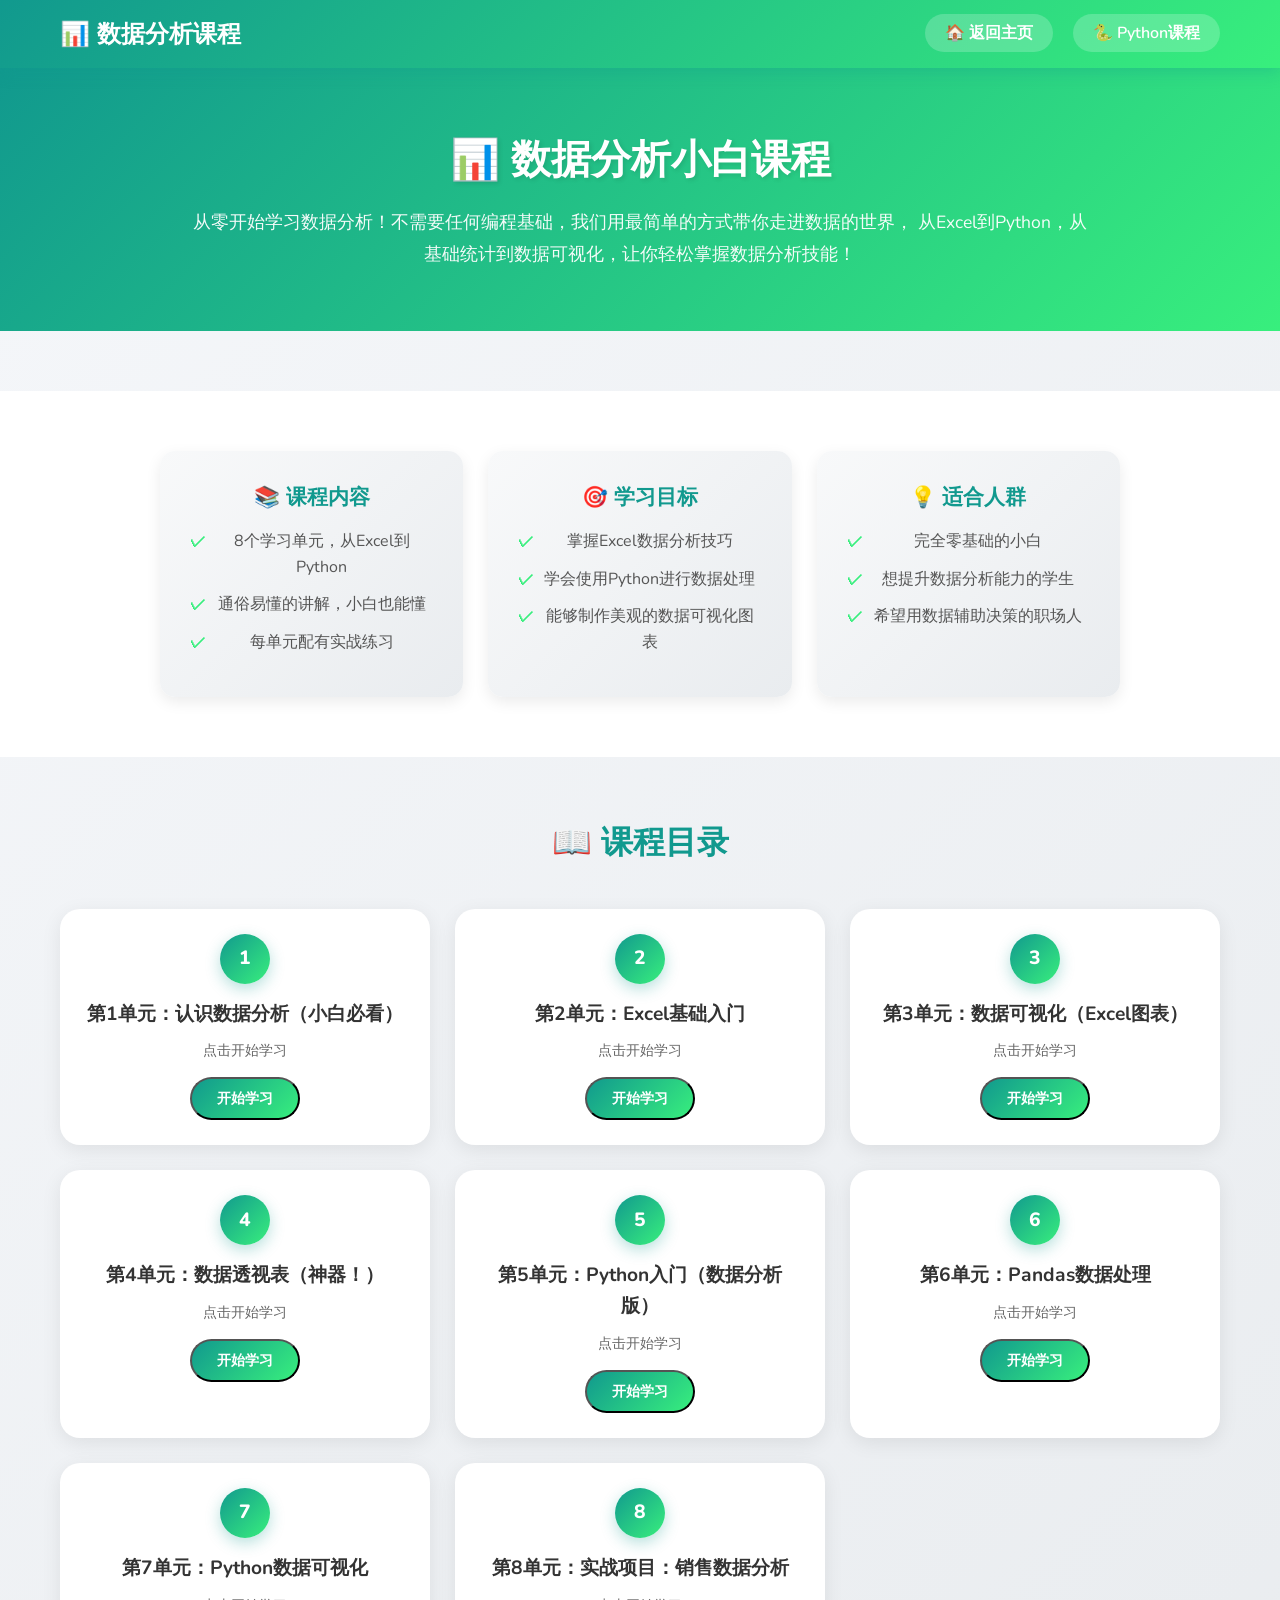
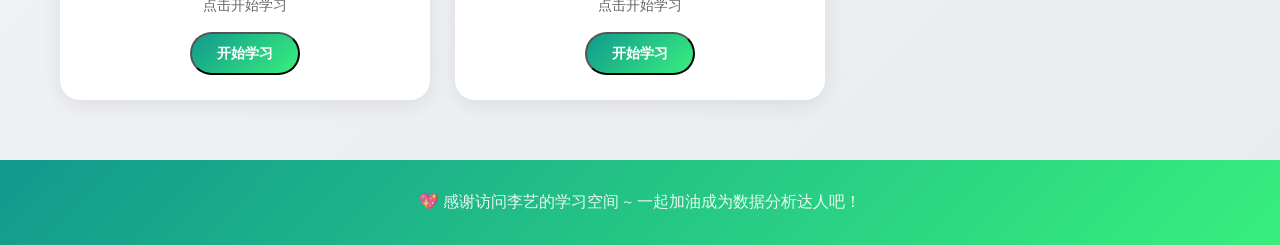
<file: data-analysis-course.html>
<!DOCTYPE html>
<html lang="zh-CN">
<head>
    <meta charset="UTF-8">
    <meta name="viewport" content="width=device-width, initial-scale=1.0">
    <title>📊 数据分析课程 - 李艺的学习空间</title>
    <link href="https://fonts.googleapis.com/css2?family=Nunito:wght@400;600;700;800&display=swap" rel="stylesheet">
    <link rel="stylesheet" href="style.css">
    <style>
        * {
            margin: 0;
            padding: 0;
            box-sizing: border-box;
        }

        body {
            font-family: 'Nunito', 'Segoe UI', sans-serif;
            background: linear-gradient(135deg, #f5f7fa 0%, #e9ecef 100%);
            color: #333;
            line-height: 1.6;
        }

        /* 导航栏 */
        .navbar {
            background: linear-gradient(135deg, #11998e 0%, #38ef7d 100%);
            padding: 15px 0;
            position: sticky;
            top: 0;
            z-index: 1000;
            box-shadow: 0 4px 15px rgba(17, 153, 142, 0.3);
        }

        .navbar .container {
            display: flex;
            justify-content: space-between;
            align-items: center;
            max-width: 1200px;
            margin: 0 auto;
            padding: 0 20px;
        }

        .navbar-brand h1 {
            font-size: 1.5rem;
            margin: 0;
            color: white;
            font-weight: 800;
        }

        .navbar-menu ul {
            list-style: none;
            display: flex;
            gap: 20px;
            margin: 0;
            padding: 0;
        }

        .navbar-menu a {
            color: white;
            text-decoration: none;
            font-weight: 600;
            padding: 8px 20px;
            border-radius: 25px;
            transition: all 0.3s ease;
            background: rgba(255,255,255,0.2);
        }

        .navbar-menu a:hover, .navbar-menu a.active {
            background: rgba(255,255,255,0.3);
            transform: translateY(-2px);
        }

        /* 课程头部 */
        .course-header {
            background: linear-gradient(135deg, #11998e 0%, #38ef7d 100%);
            color: white;
            padding: 60px 0;
            text-align: center;
        }

        .course-header h2 {
            font-size: 2.5rem;
            margin-bottom: 15px;
            font-weight: 800;
            text-shadow: 2px 2px 4px rgba(0,0,0,0.1);
        }

        .course-intro {
            font-size: 1.1rem;
            line-height: 1.8;
            max-width: 900px;
            margin: 0 auto;
            opacity: 0.95;
        }

        /* 课程信息区域 */
        .course-info-section {
            padding: 60px 0;
            background: white;
        }

        .course-info-grid {
            display: grid;
            grid-template-columns: repeat(auto-fit, minmax(280px, 1fr));
            gap: 25px;
            max-width: 1000px;
            margin: 0 auto;
            padding: 0 20px;
        }

        .course-info-grid .info-card {
            background: linear-gradient(135deg, #f8f9fa 0%, #e9ecef 100%);
            border-radius: 15px;
            padding: 30px;
            text-align: center;
            box-shadow: 0 5px 15px rgba(0,0,0,0.08);
            transition: transform 0.3s ease;
        }

        .course-info-grid .info-card:hover {
            transform: translateY(-5px);
        }

        .course-info-grid .info-card h3 {
            font-size: 1.3rem;
            margin-bottom: 15px;
            color: #11998e;
        }

        .course-info-grid .info-card ul {
            list-style: none;
            padding: 0;
        }

        .course-info-grid .info-card li {
            margin-bottom: 12px;
            color: #555;
            padding-left: 20px;
            position: relative;
        }

        .course-info-grid .info-card li::before {
            content: '✓';
            color: #38ef7d;
            font-weight: bold;
            position: absolute;
            left: 0;
        }

        /* 主内容区 */
        main {
            padding: 40px 0;
        }

        .container {
            max-width: 1200px;
            margin: 0 auto;
            padding: 0 20px;
        }

        .section-title {
            text-align: center;
            font-size: 2rem;
            color: #11998e;
            margin-bottom: 40px;
            font-weight: 800;
        }

        /* 课程网格 */
        .lesson-grid {
            display: grid;
            grid-template-columns: repeat(auto-fill, minmax(280px, 1fr));
            gap: 25px;
        }

        .lesson-card {
            background: white;
            border-radius: 20px;
            padding: 25px;
            text-align: center;
            box-shadow: 0 5px 20px rgba(0,0,0,0.08);
            transition: all 0.3s ease;
            cursor: pointer;
            position: relative;
            overflow: hidden;
        }

        .lesson-card::before {
            content: '';
            position: absolute;
            top: 0;
            left: 0;
            width: 100%;
            height: 5px;
            background: linear-gradient(135deg, #11998e 0%, #38ef7d 100%);
            transform: scaleX(0);
            transition: transform 0.3s ease;
        }

        .lesson-card:hover::before {
            transform: scaleX(1);
        }

        .lesson-card:hover {
            transform: translateY(-8px);
            box-shadow: 0 15px 40px rgba(17, 153, 142, 0.2);
        }

        .lesson-number {
            display: inline-flex;
            align-items: center;
            justify-content: center;
            width: 50px;
            height: 50px;
            background: linear-gradient(135deg, #11998e 0%, #38ef7d 100%);
            color: white;
            border-radius: 50%;
            font-weight: 800;
            font-size: 1.2rem;
            margin-bottom: 15px;
            box-shadow: 0 5px 15px rgba(17, 153, 142, 0.3);
        }

        .lesson-card h4 {
            font-size: 1.2rem;
            color: #333;
            margin-bottom: 10px;
            font-weight: 700;
        }

        .lesson-card p {
            color: #666;
            font-size: 0.9rem;
            margin-bottom: 15px;
        }

        .lesson-card .btn {
            display: inline-block;
            padding: 10px 25px;
            background: linear-gradient(135deg, #11998e 0%, #38ef7d 100%);
            color: white;
            text-decoration: none;
            border-radius: 25px;
            font-weight: 600;
            font-size: 0.9rem;
            transition: all 0.3s ease;
        }

        .lesson-card:hover .btn {
            transform: scale(1.05);
        }

        /* 课程详情 */
        .lesson-detail {
            background: white;
            border-radius: 20px;
            padding: 40px;
            box-shadow: 0 5px 20px rgba(0,0,0,0.08);
            margin-top: 30px;
        }

        .lesson-detail h3 {
            font-size: 2rem;
            margin-bottom: 20px;
            color: #11998e;
        }

        .lesson-content h4 {
            font-size: 1.4rem;
            margin: 30px 0 15px;
            color: #333;
        }

        .lesson-content h5 {
            font-size: 1.1rem;
            margin: 20px 0 10px;
            color: #11998e;
        }

        .lesson-content p {
            margin-bottom: 15px;
            color: #555;
        }

        /* 信息框 */
        .info-box {
            background: #e6fffa;
            border-left: 4px solid #38ef7d;
            padding: 20px;
            border-radius: 8px;
            margin: 20px 0;
        }

        .info-box h5 {
            color: #11998e;
            margin-top: 0;
        }

        /* 特性网格 */
        .feature-grid {
            display: grid;
            grid-template-columns: repeat(auto-fit, minmax(250px, 1fr));
            gap: 20px;
            margin: 25px 0;
        }

        .feature-card {
            background: white;
            padding: 25px;
            border-radius: 12px;
            box-shadow: 0 3px 10px rgba(0,0,0,0.08);
            text-align: center;
            transition: transform 0.3s ease;
        }

        .feature-card:hover {
            transform: translateY(-5px);
        }

        .feature-icon {
            font-size: 2.5rem;
            margin-bottom: 15px;
        }

        .feature-card h5 {
            margin-bottom: 10px;
            color: #333;
        }

        .feature-card p {
            color: #666;
            font-size: 0.9rem;
        }

        /* 成功框 */
        .success-box {
            background: #f0fff4;
            border-left: 4px solid #38ef7d;
            padding: 20px;
            border-radius: 8px;
            margin: 20px 0;
        }

        .success-box h5 {
            color: #11998e;
            margin-top: 0;
        }

        /* 下一步 */
        .next-step {
            background: linear-gradient(135deg, #11998e 0%, #38ef7d 100%);
            color: white;
            padding: 25px;
            border-radius: 15px;
            margin-top: 30px;
        }

        .next-step h5 {
            color: white;
            margin-top: 0;
        }

        /* 测验区 */
        .quiz-section {
            background: #f8f9fa;
            padding: 30px;
            border-radius: 15px;
            margin-top: 30px;
            box-shadow: 0 3px 10px rgba(0,0,0,0.08);
        }

        .quiz-section h5 {
            color: #11998e;
            margin-bottom: 20px;
            font-size: 1.3rem;
        }

        .quiz-section ol {
            margin-left: 25px;
            margin-bottom: 25px;
        }

        .quiz-section li {
            margin-bottom: 15px;
            padding: 10px;
            background: white;
            border-radius: 8px;
        }

        .quiz-section ul {
            margin-left: 25px;
            margin-top: 10px;
        }

        .quiz-section ul li {
            margin-bottom: 8px;
            padding: 5px;
            background: transparent;
        }

        /* 代码块 */
        pre {
            background: #2d3748;
            color: #e2e8f0;
            padding: 20px;
            border-radius: 12px;
            overflow-x: auto;
            margin: 20px 0;
            font-family: 'Courier New', Courier, monospace;
        }

        code {
            background: #f7fafc;
            padding: 2px 6px;
            border-radius: 4px;
            font-family: 'Courier New', Courier, monospace;
            color: #11998e;
        }

        pre code {
            background: none;
            color: #e2e8f0;
            padding: 0;
        }

        /* 返回按钮 */
        .back-btn {
            display: inline-flex;
            align-items: center;
            gap: 8px;
            color: white;
            text-decoration: none;
            font-weight: 600;
            margin-bottom: 20px;
            padding: 10px 20px;
            background: rgba(255,255,255,0.2);
            border-radius: 25px;
            transition: all 0.3s ease;
        }

        .back-btn:hover {
            background: rgba(255,255,255,0.3);
            transform: translateX(-5px);
        }

        /* 课程导航 */
        .lesson-nav {
            display: flex;
            justify-content: space-between;
            margin-top: 40px;
            padding-top: 20px;
            border-top: 1px solid #e2e8f0;
        }

        .lesson-nav .btn {
            padding: 10px 25px;
            background: linear-gradient(135deg, #11998e 0%, #38ef7d 100%);
            color: white;
            border: none;
            border-radius: 25px;
            font-weight: 600;
            cursor: pointer;
            transition: all 0.3s ease;
        }

        .lesson-nav .btn:hover {
            transform: scale(1.05);
        }

        /* 练习区域 */
        .exercise-section {
            background: #f8f9fa;
            border-radius: 15px;
            padding: 30px;
            margin-top: 30px;
            box-shadow: 0 3px 10px rgba(0,0,0,0.08);
        }

        .exercise-section h4 {
            font-size: 1.4rem;
            color: #11998e;
            margin-bottom: 10px;
        }

        .exercise-intro {
            background: linear-gradient(135deg, #e6fffa 0%, #c6f6d5 100%);
            border-left: 4px solid #38ef7d;
            padding: 15px 20px;
            border-radius: 8px;
            margin-bottom: 20px;
            font-size: 1.05rem;
            color: #11998e;
            font-weight: 500;
            line-height: 1.6;
        }

        /* 页脚 */
        footer {
            background: linear-gradient(135deg, #11998e 0%, #38ef7d 100%);
            color: white;
            text-align: center;
            padding: 30px 0;
            margin-top: 60px;
        }

        footer p {
            opacity: 0.9;
        }

        /* 响应式 */
        @media (max-width: 768px) {
            .navbar .container {
                flex-direction: column;
                gap: 15px;
            }
            
            .navbar-menu ul {
                gap: 10px;
            }
            
            .navbar-menu a {
                padding: 6px 15px;
                font-size: 0.9rem;
            }
            
            .course-header h2 {
                font-size: 1.8rem;
            }
            
            .lesson-grid {
                grid-template-columns: 1fr;
            }
            
            .lesson-detail {
                padding: 25px;
            }
        }

        /* 隐藏状态 */
        .hidden {
            display: none !important;
        }
    </style>
</head>
<body>
    <header>
        <nav class="navbar">
            <div class="container">
                <div class="navbar-brand">
                    <h1>📊 数据分析课程</h1>
                </div>
                <div class="navbar-menu">
                    <ul>
                        <li><a href="main.html">🏠 返回主页</a></li>
                        <li><a href="python-course.html">🐍 Python课程</a></li>
                    </ul>
                </div>
            </div>
        </nav>
    </header>

    <section class="course-header">
        <div class="container">
            <h2>📊 数据分析小白课程</h2>
            <p class="course-intro">
                从零开始学习数据分析！不需要任何编程基础，我们用最简单的方式带你走进数据的世界，
                从Excel到Python，从基础统计到数据可视化，让你轻松掌握数据分析技能！
            </p>
        </div>
    </section>

    <section class="course-info-section">
        <div class="course-info-grid">
            <div class="info-card">
                <h3>📚 课程内容</h3>
                <ul>
                    <li>8个学习单元，从Excel到Python</li>
                    <li>通俗易懂的讲解，小白也能懂</li>
                    <li>每单元配有实战练习</li>
                </ul>
            </div>
            <div class="info-card">
                <h3>🎯 学习目标</h3>
                <ul>
                    <li>掌握Excel数据分析技巧</li>
                    <li>学会使用Python进行数据处理</li>
                    <li>能够制作美观的数据可视化图表</li>
                </ul>
            </div>
            <div class="info-card">
                <h3>💡 适合人群</h3>
                <ul>
                    <li>完全零基础的小白</li>
                    <li>想提升数据分析能力的学生</li>
                    <li>希望用数据辅助决策的职场人</li>
                </ul>
            </div>
        </div>
    </section>

    <main class="container">
        <section id="lessons-section">
            <h2 class="section-title">📖 课程目录</h2>
            <div class="lesson-grid" id="lesson-list-container">
                <!-- 课程列表将由JS生成 -->
            </div>
        </section>

        <section id="lesson-detail-section" class="hidden">
            <div class="lesson-detail">
                <a href="#" onclick="showLessonsList(); return false;" class="back-btn">← 返回课程目录</a>
                <h3 id="lesson-title"></h3>
                <div id="lesson-content" class="lesson-content"></div>
                
                <div id="exercise-container"></div>
                
                <div class="lesson-nav">
                    <button id="prev-btn" class="btn" onclick="prevLesson()">上一课</button>
                    <button id="next-btn" class="btn" onclick="nextLesson()">下一课</button>
                </div>
            </div>
        </section>
    </main>

    <footer>
        <div class="container">
            <p>💖 感谢访问李艺的学习空间 ~ 一起加油成为数据分析达人吧！</p>
        </div>
    </footer>

    <script src="data-analysis-course.js"></script>
    <script src="data-quiz.js"></script>
    <script src="data-quiz-render.js"></script>
</body>
</html>
</file>
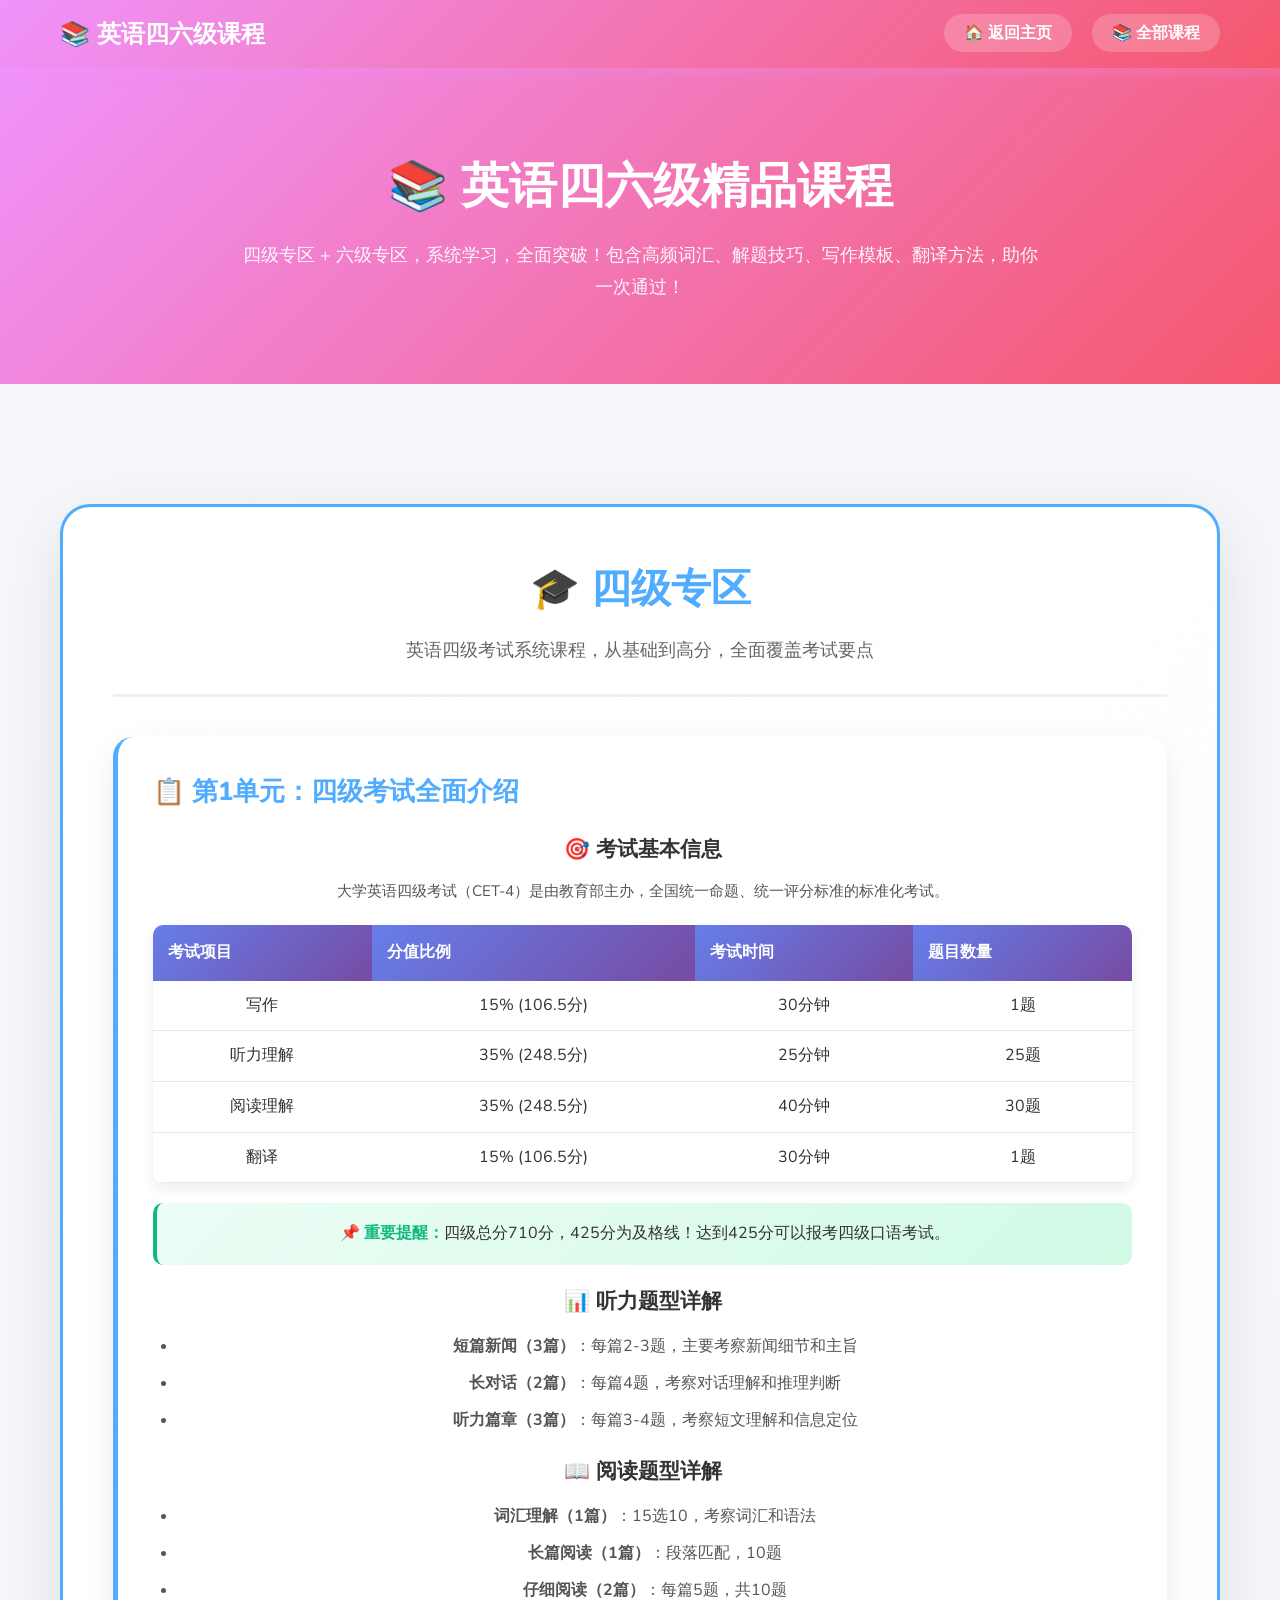
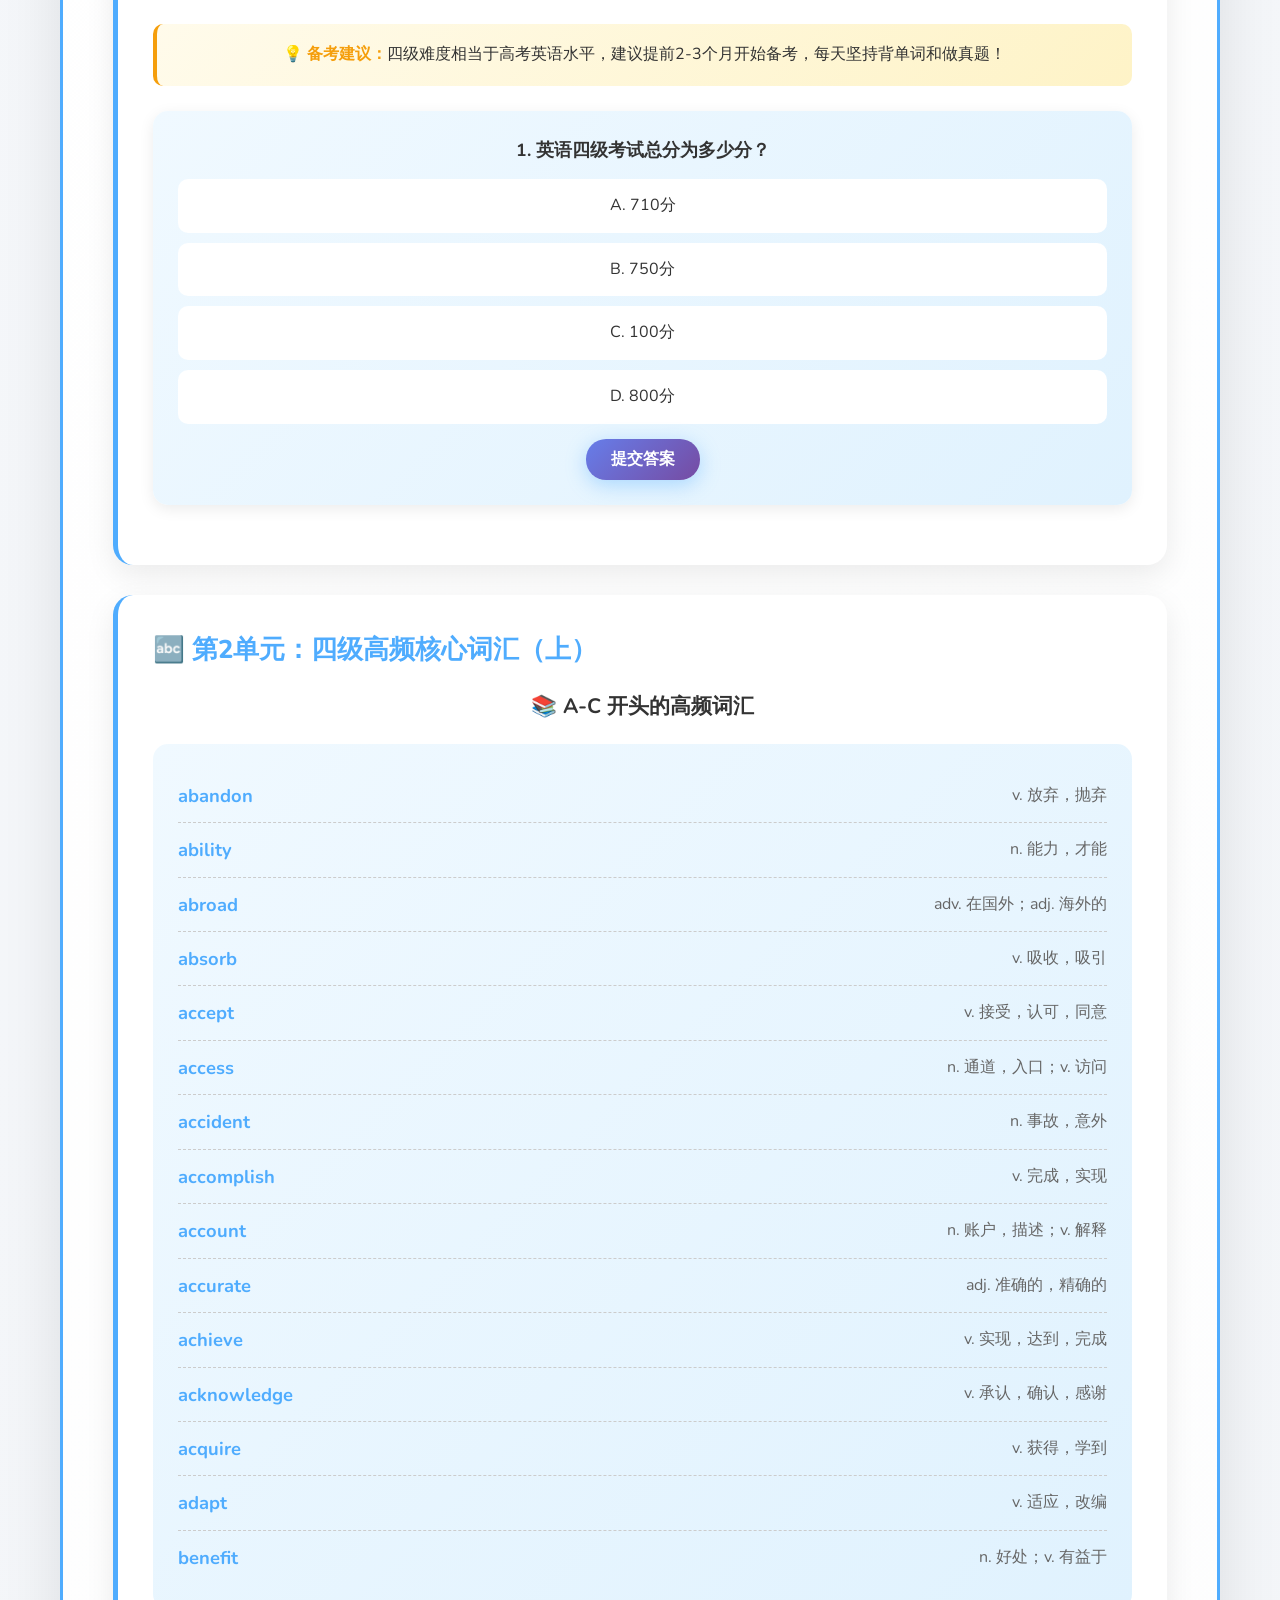
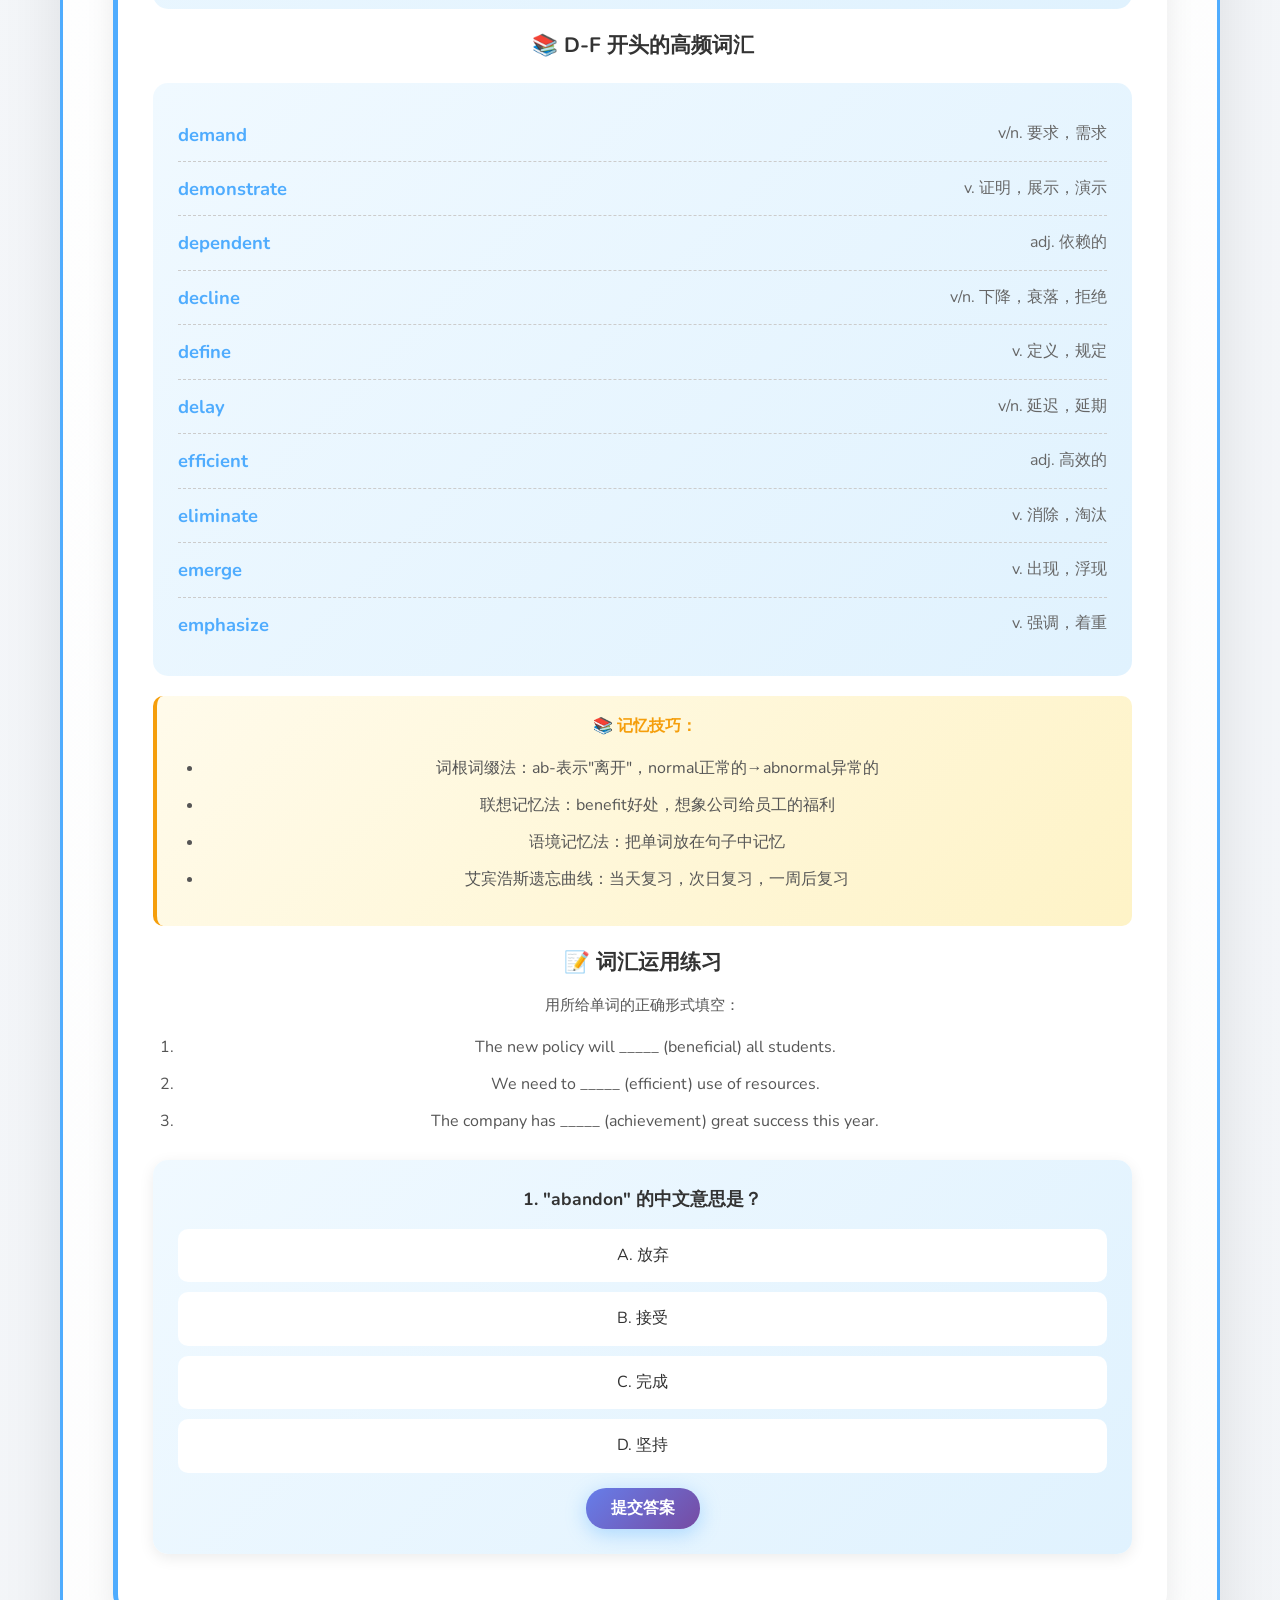
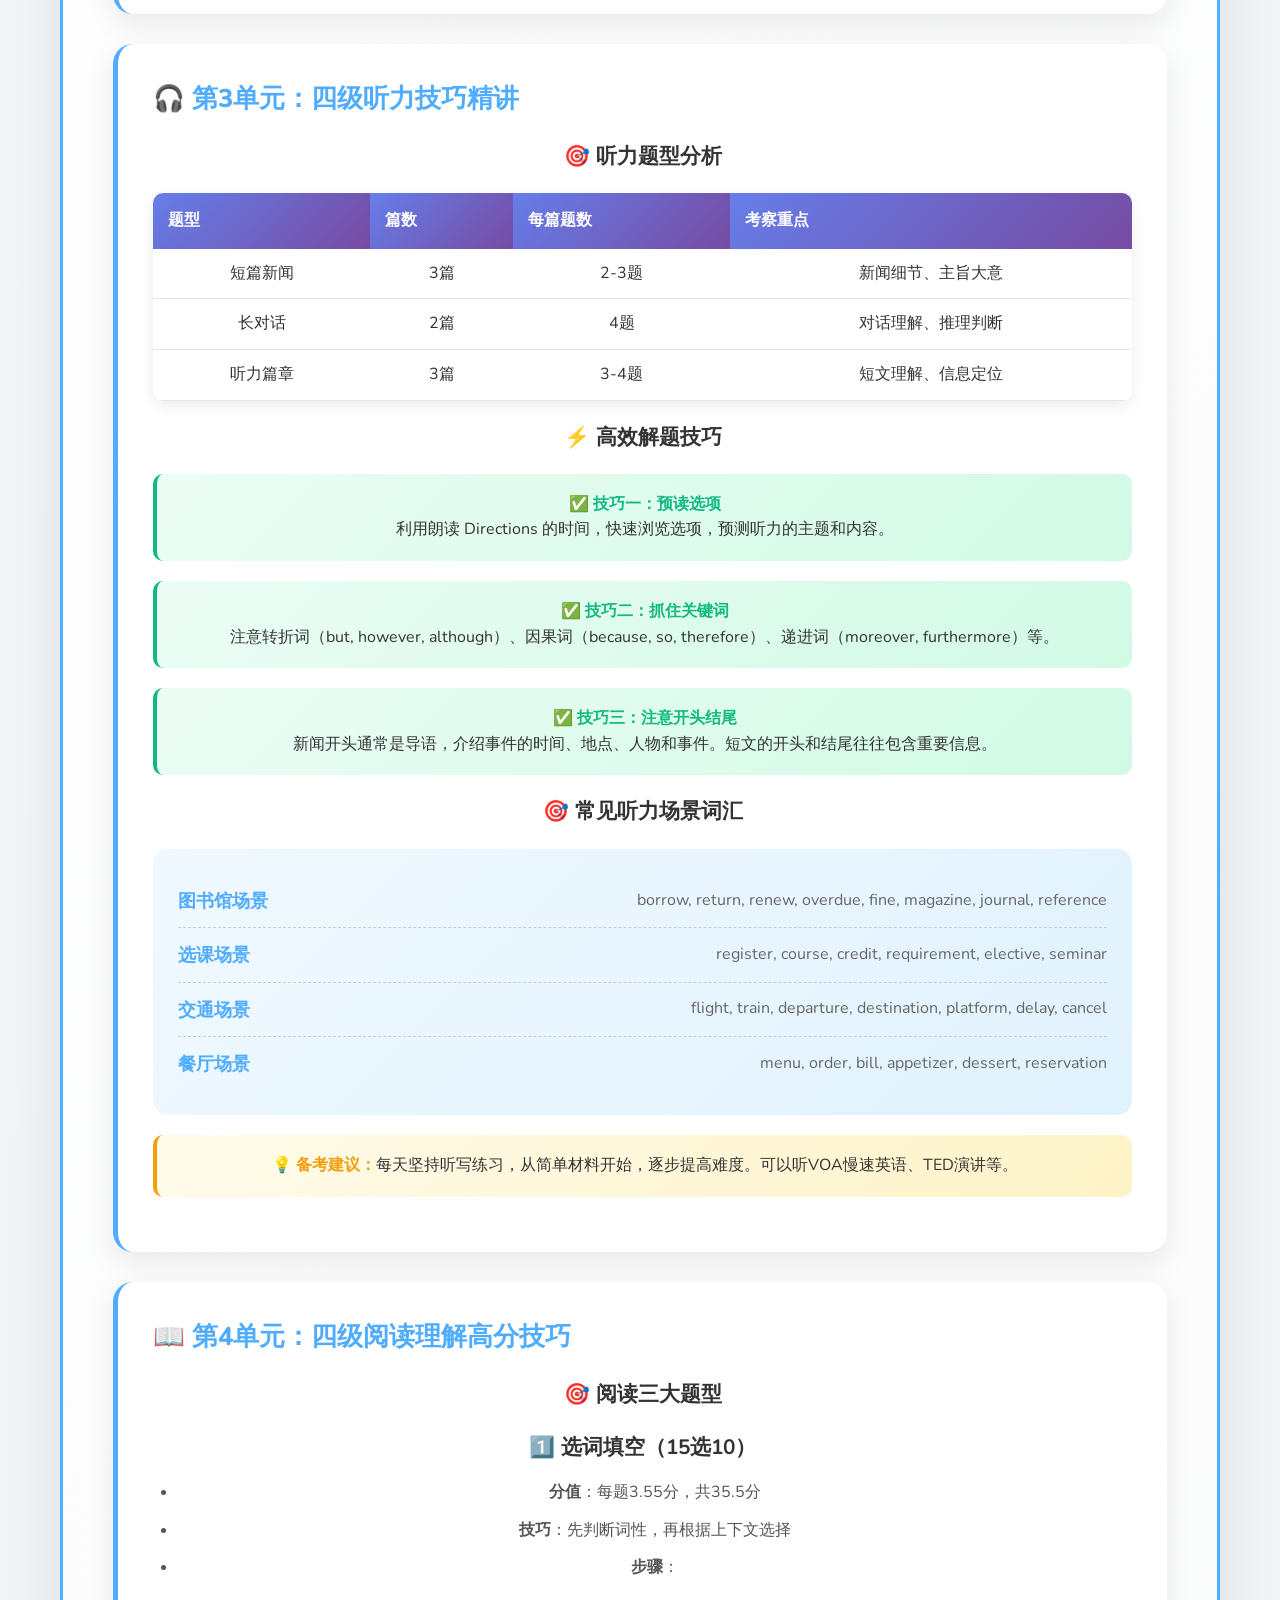
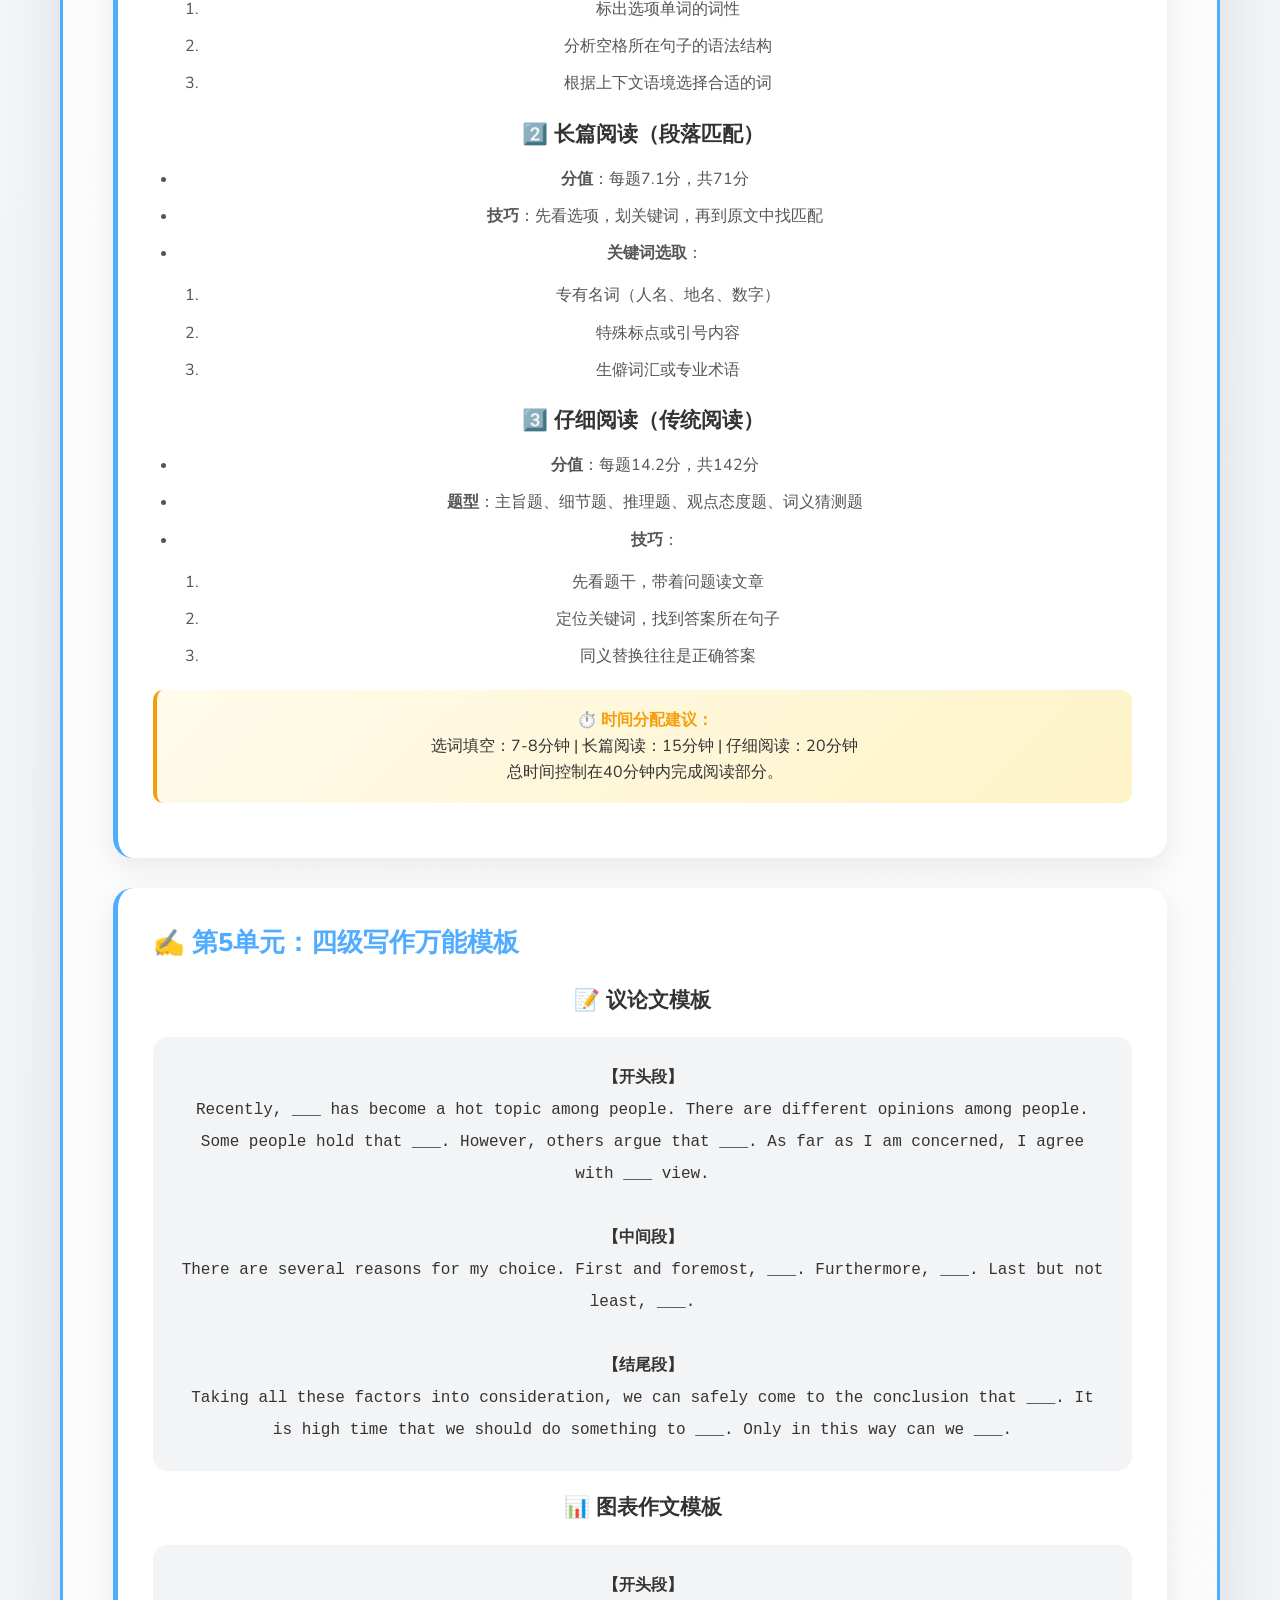
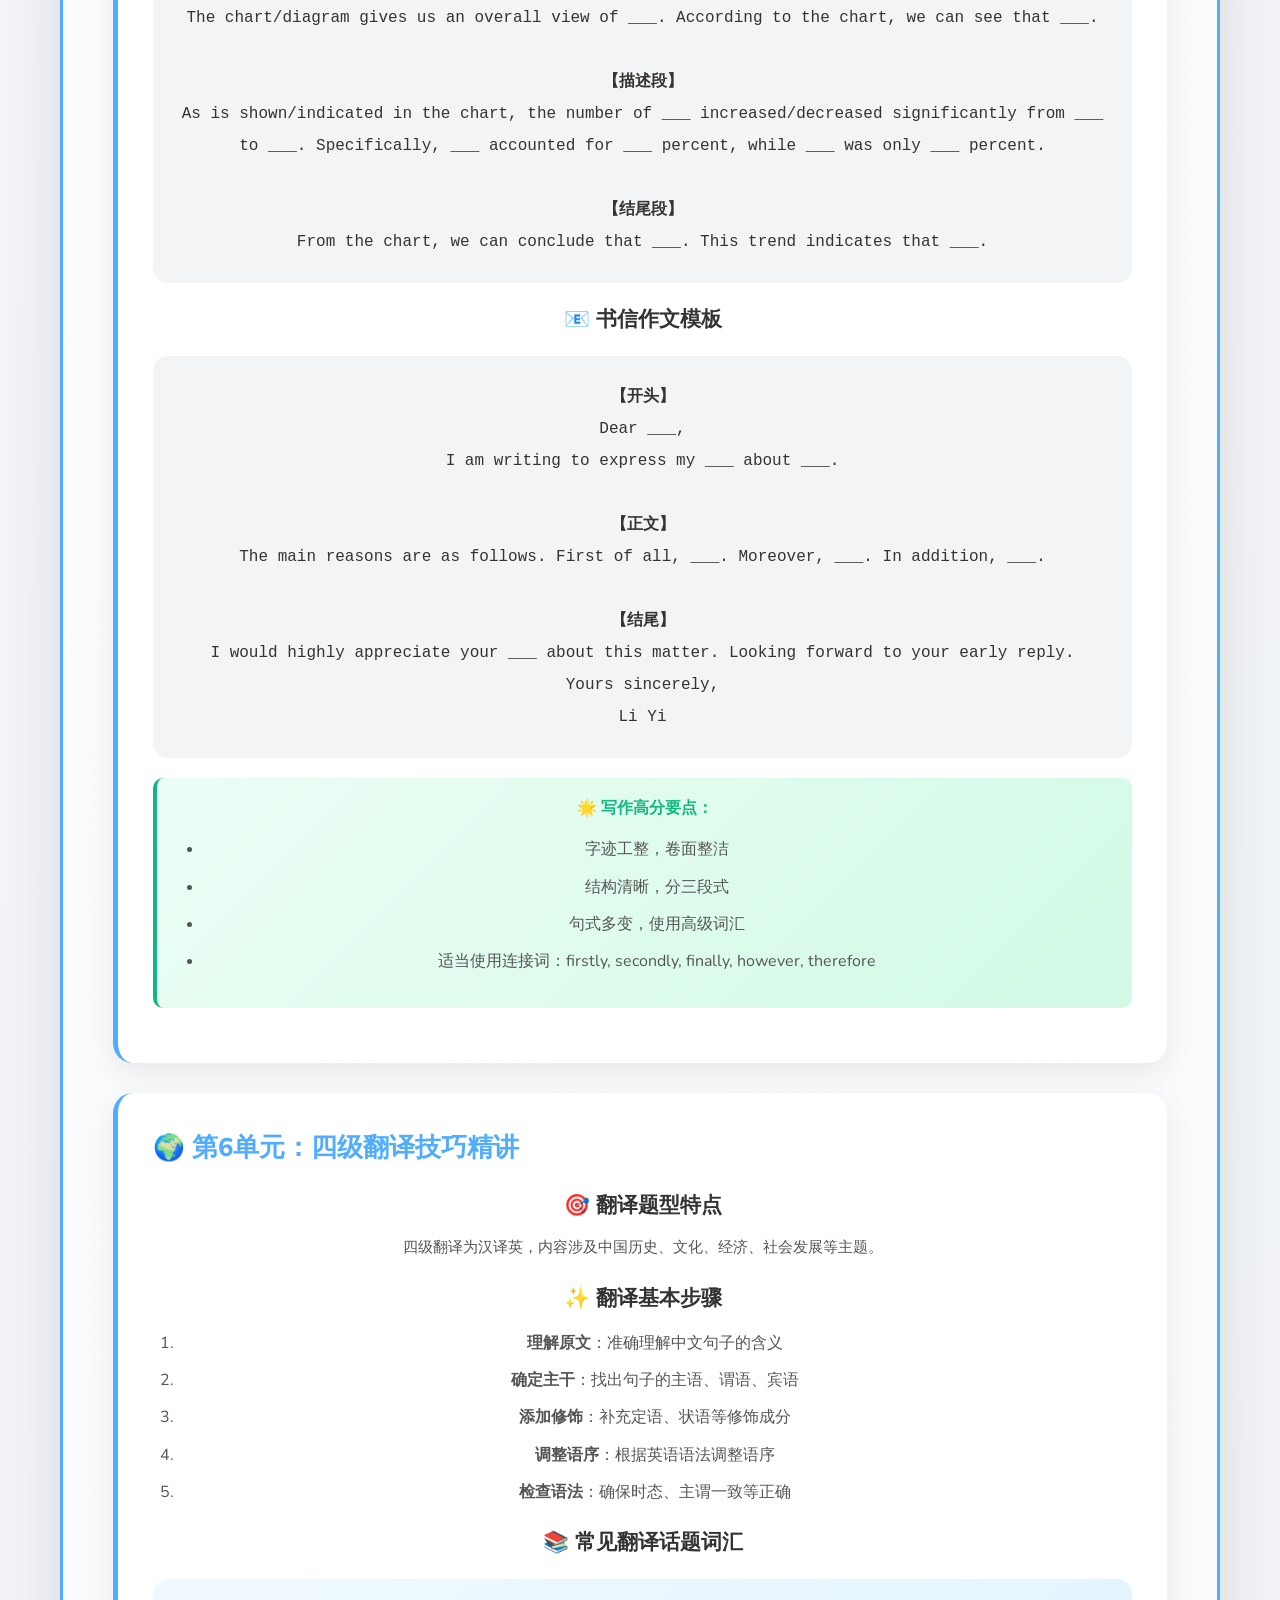
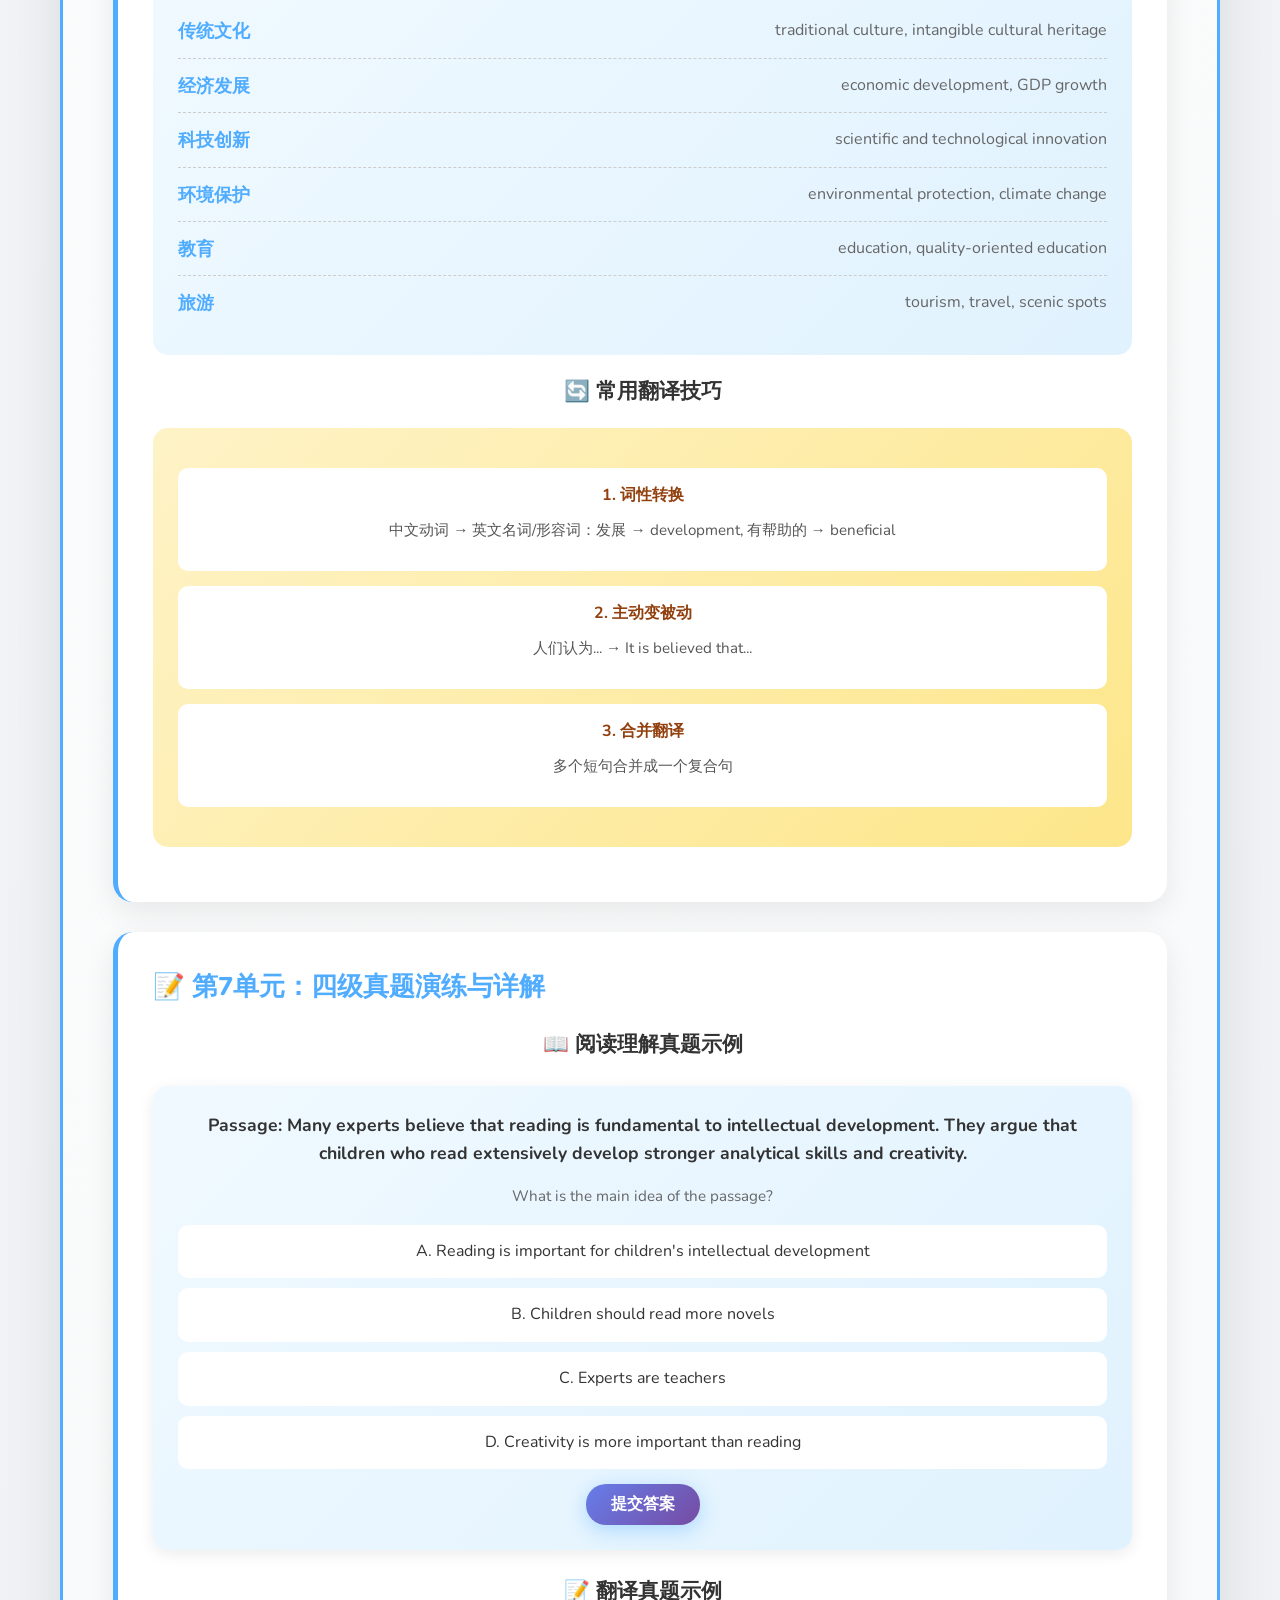
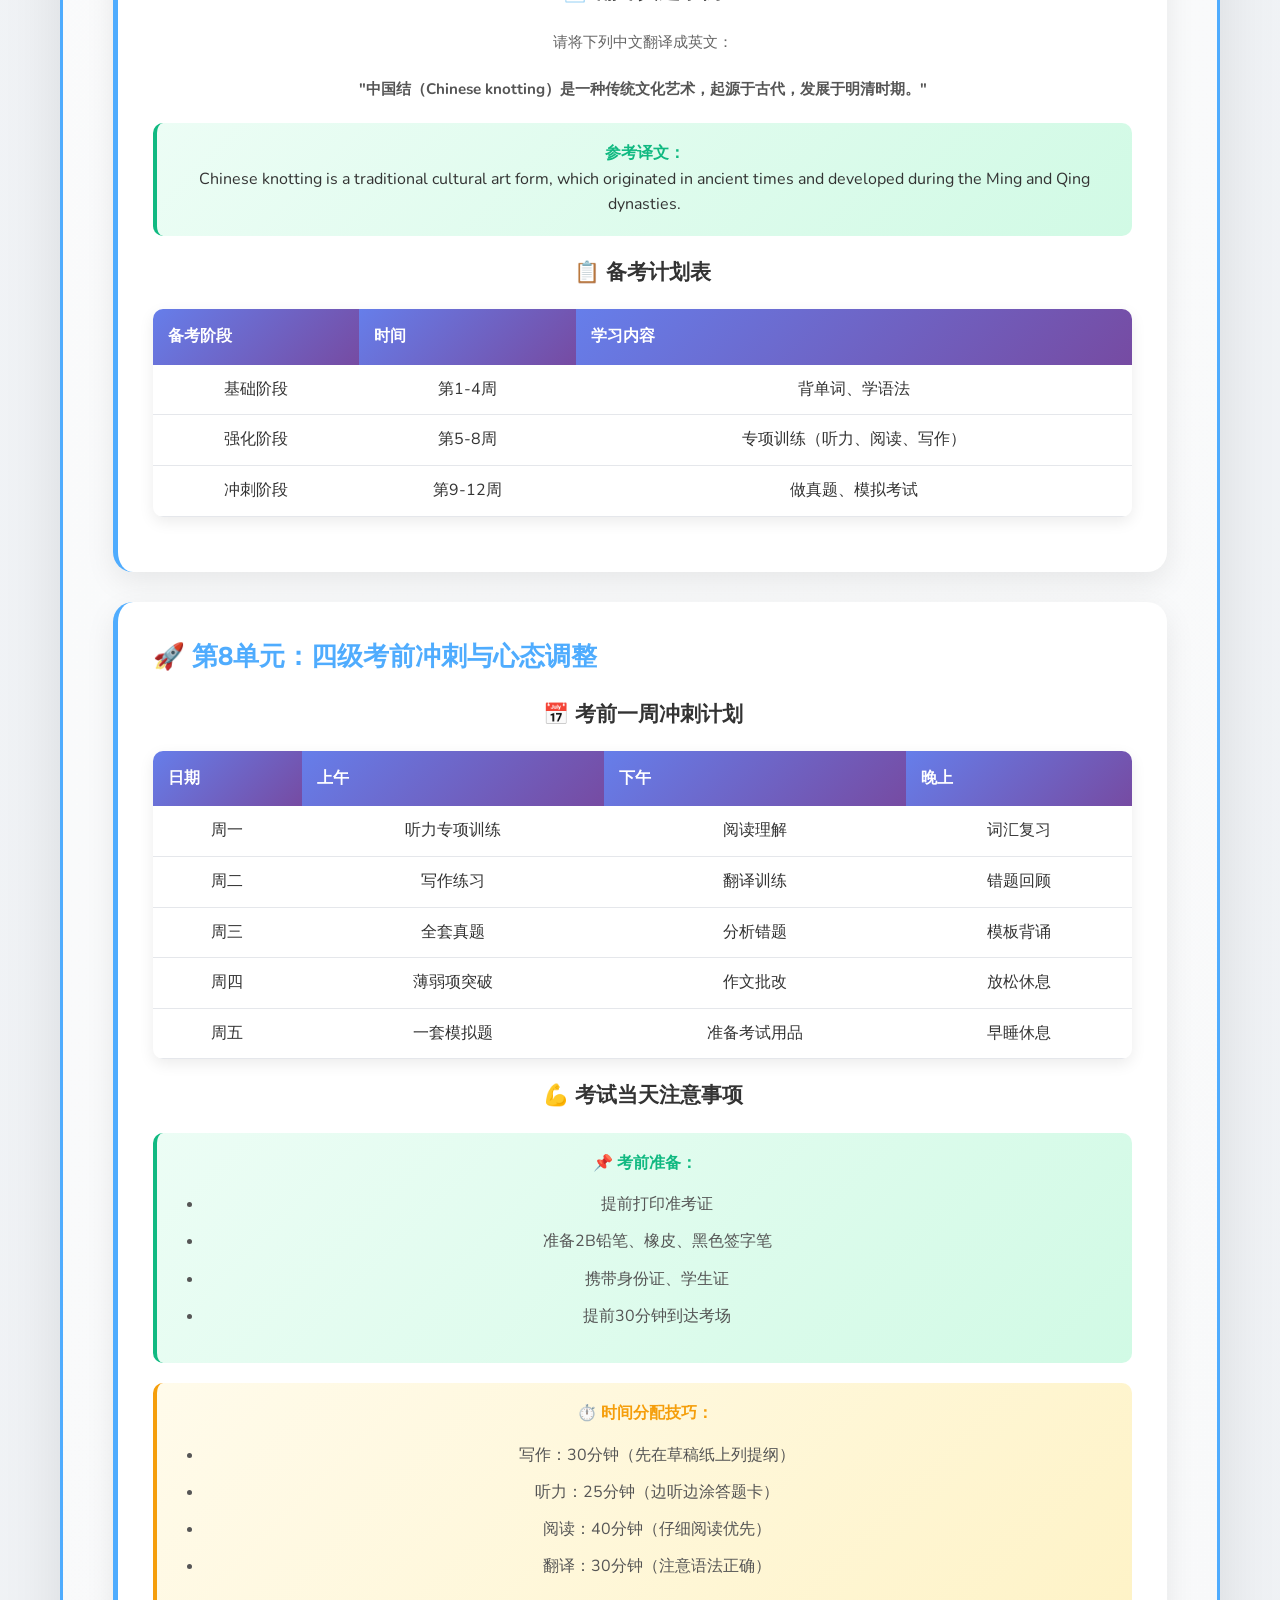
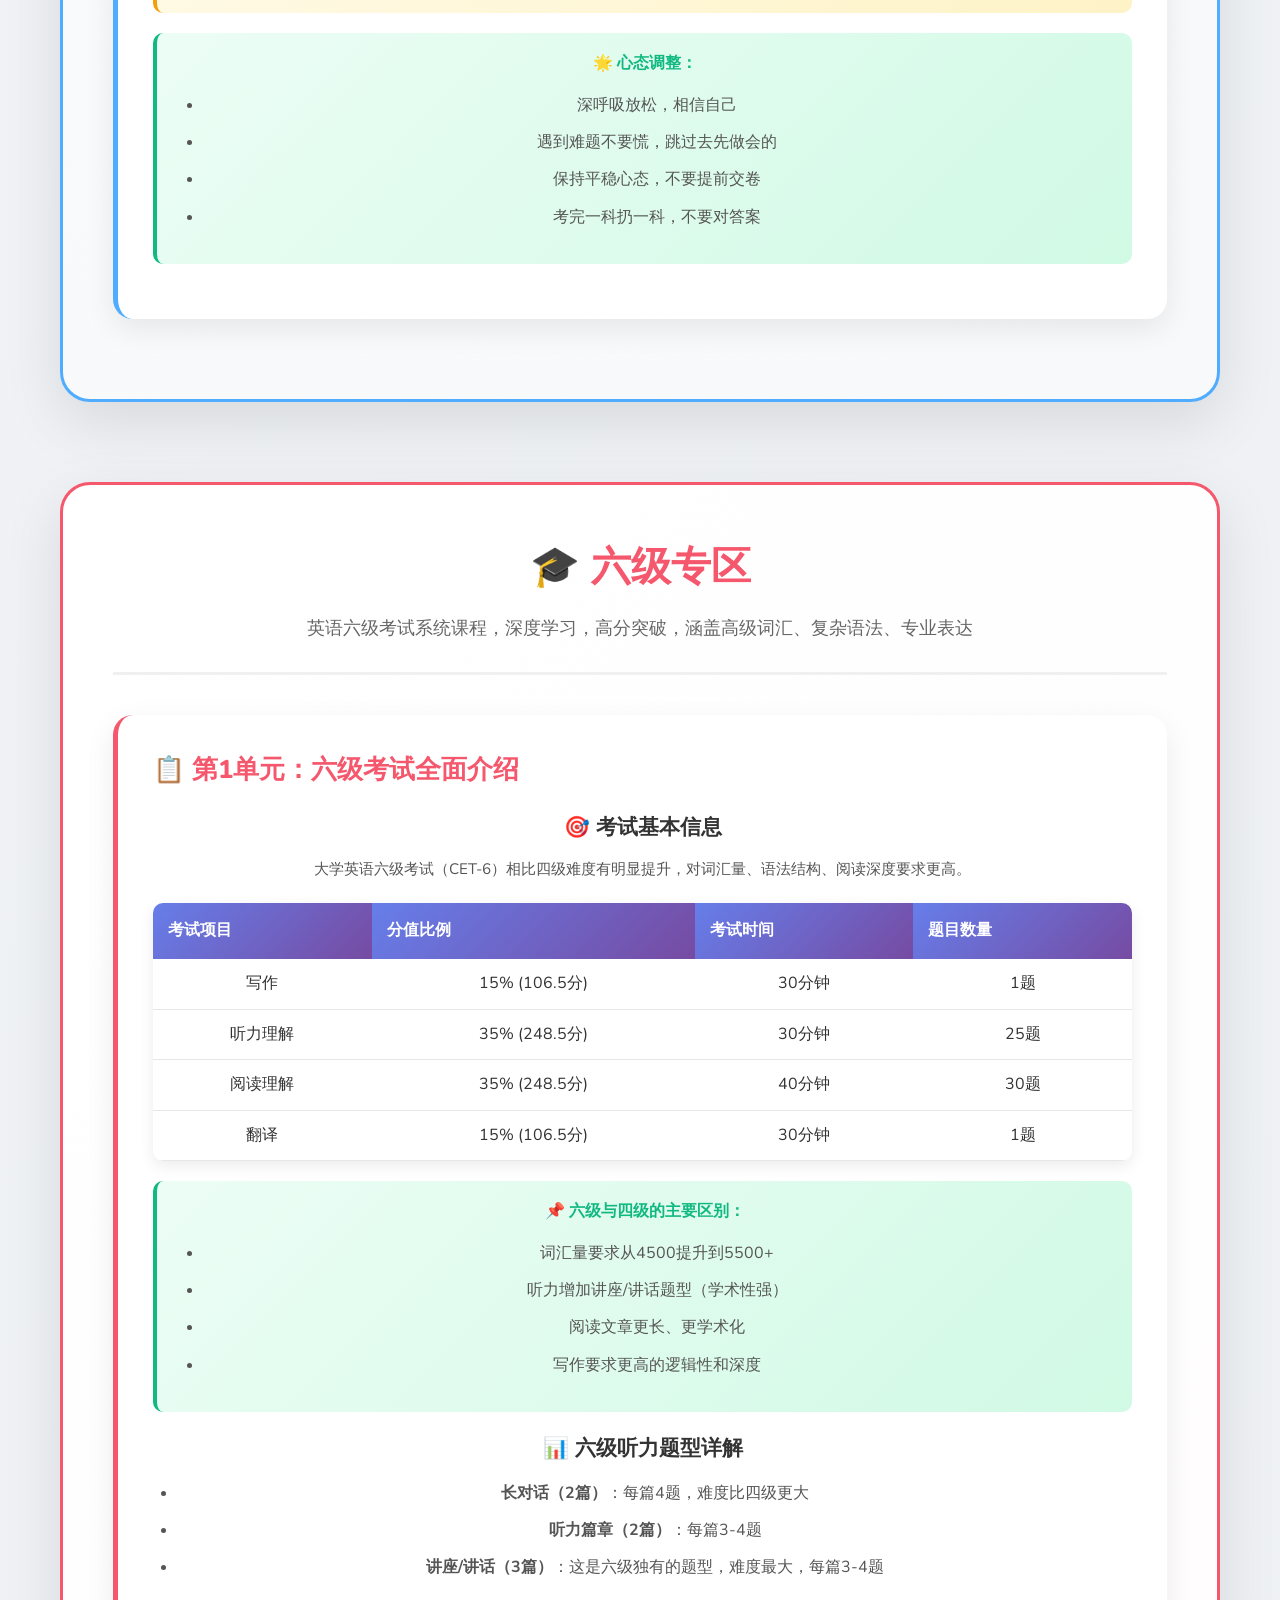
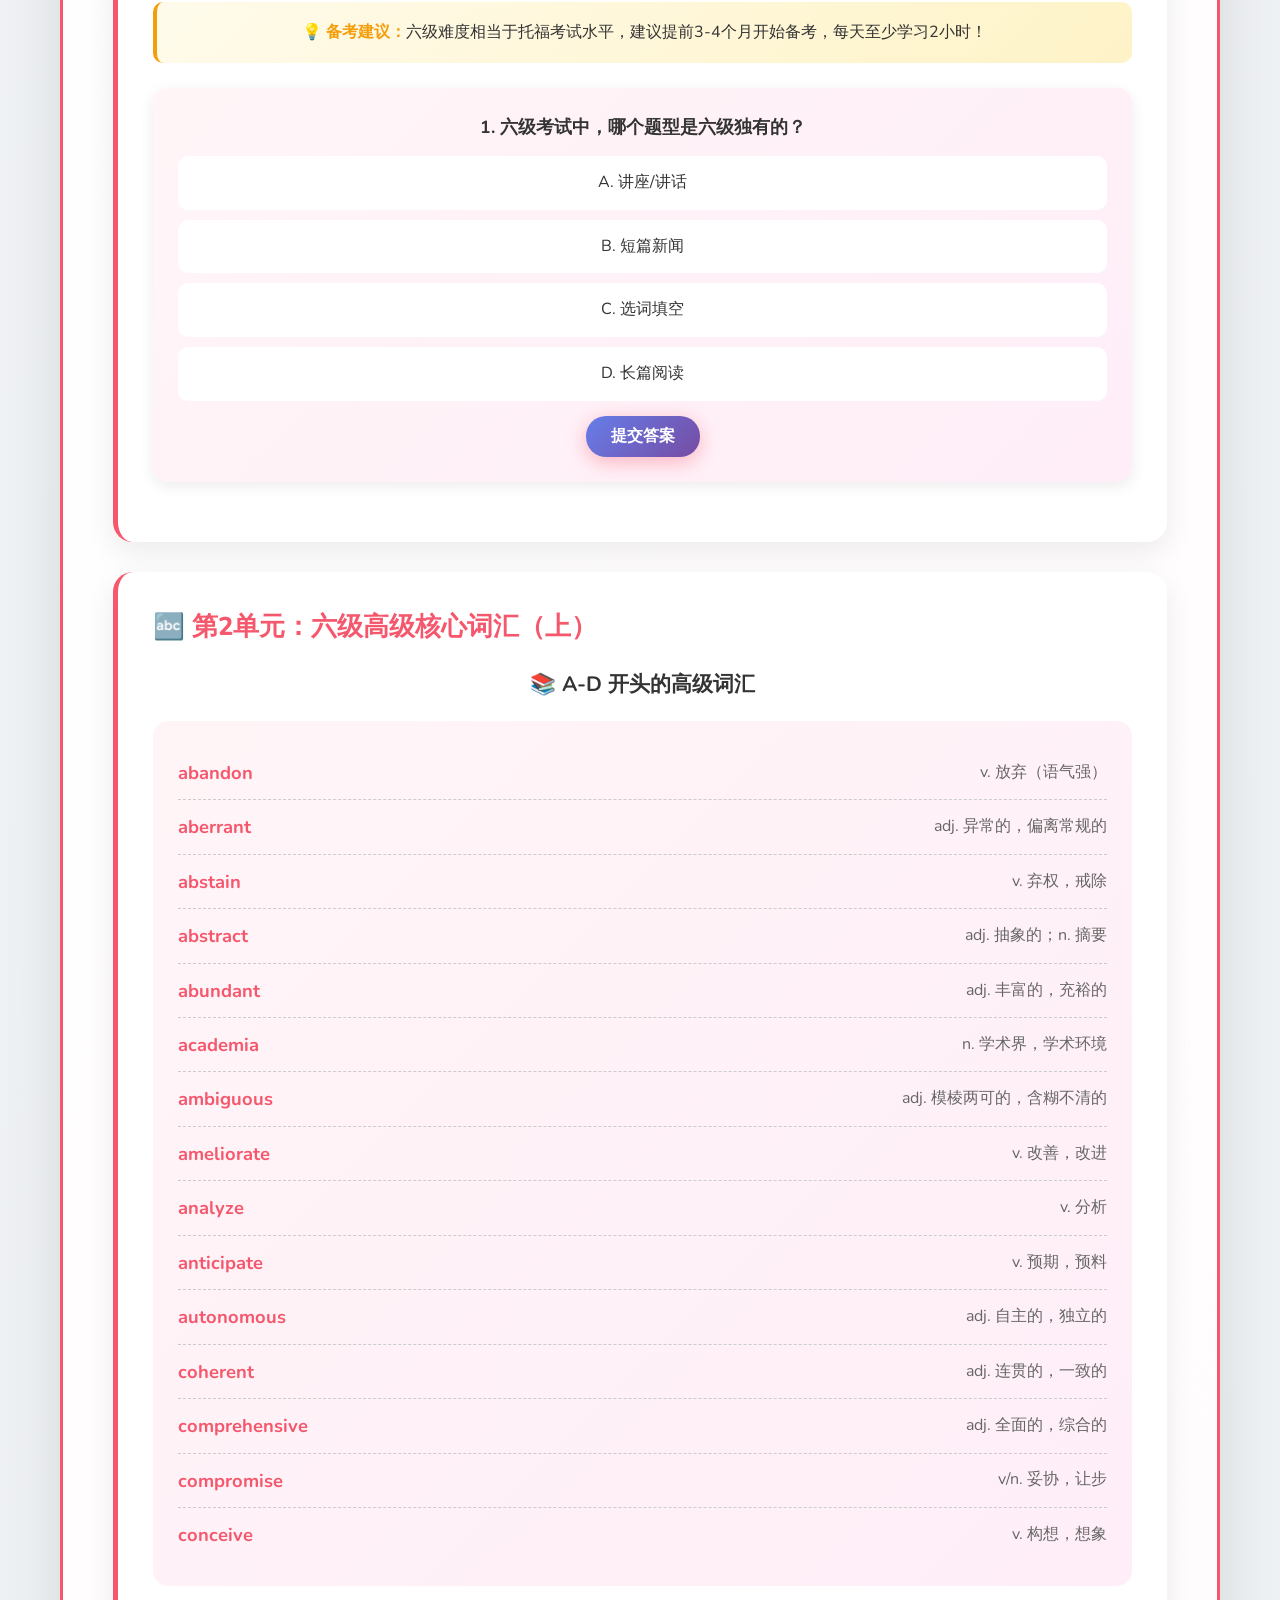
<file: english-course.html>
<!DOCTYPE html>
<html lang="zh-CN">
<head>
    <meta charset="UTF-8">
    <meta name="viewport" content="width=device-width, initial-scale=1.0">
    <title>📚 英语四六级课程 - 李艺的学习空间</title>
    <link href="https://fonts.googleapis.com/css2?family=Nunito:wght@400;600;700;800&display=swap" rel="stylesheet">
    <link rel="stylesheet" href="style.css">
    <style>
        * {
            margin: 0;
            padding: 0;
            box-sizing: border-box;
        }

        body {
            font-family: 'Nunito', 'Segoe UI', sans-serif;
            background: linear-gradient(135deg, #f5f7fa 0%, #e9ecef 100%);
            color: #333;
            line-height: 1.6;
        }

        /* 导航栏 */
        .navbar {
            background: linear-gradient(135deg, #f093fb 0%, #f5576c 100%);
            padding: 15px 0;
            position: sticky;
            top: 0;
            z-index: 1000;
            box-shadow: 0 4px 15px rgba(240, 147, 251, 0.3);
        }

        .navbar .container {
            display: flex;
            justify-content: space-between;
            align-items: center;
            max-width: 1200px;
            margin: 0 auto;
            padding: 0 20px;
        }

        .navbar-brand h1 {
            font-size: 1.5rem;
            margin: 0;
            color: white;
            font-weight: 800;
        }

        .navbar-menu ul {
            list-style: none;
            display: flex;
            gap: 20px;
            margin: 0;
            padding: 0;
        }

        .navbar-menu a {
            color: white;
            text-decoration: none;
            font-weight: 600;
            padding: 8px 20px;
            border-radius: 25px;
            transition: all 0.3s ease;
            background: rgba(255,255,255,0.2);
        }

        .navbar-menu a:hover {
            background: rgba(255,255,255,0.3);
            transform: translateY(-2px);
        }

        /* 页面头部 */
        .page-header {
            background: linear-gradient(135deg, #f093fb 0%, #f5576c 100%);
            color: white;
            padding: 80px 0;
            text-align: center;
            position: relative;
            overflow: hidden;
        }

        .page-header h1 {
            font-size: 3rem;
            margin-bottom: 15px;
            font-weight: 800;
            animation: slideDown 0.8s ease-out;
        }

        .page-header p {
            font-size: 1.1rem;
            opacity: 0.95;
            max-width: 800px;
            margin: 0 auto;
            line-height: 1.8;
        }

        @keyframes slideDown {
            from { opacity: 0; transform: translateY(-30px); }
            to { opacity: 1; transform: translateY(0); }
        }

        /* 主内容 */
        main {
            padding: 60px 0;
            max-width: 1200px;
            margin: 0 auto;
            padding: 60px 20px;
        }

        /* 课程板块 */
        .course-section {
            margin-bottom: 80px;
            animation: fadeInUp 0.8s ease-out;
        }

        @keyframes fadeInUp {
            from { opacity: 0; transform: translateY(30px); }
            to { opacity: 1; transform: translateY(0); }
        }

        /* 四级区域 */
        .cet4-section {
            background: linear-gradient(135deg, #ffffff 0%, #f8f9fa 100%);
            border-radius: 30px;
            padding: 50px;
            box-shadow: 0 20px 60px rgba(0,0,0,0.1);
            border: 3px solid #4facfe;
        }

        /* 六级区域 */
        .cet6-section {
            background: linear-gradient(135deg, #ffffff 0%, #fff5f7 100%);
            border-radius: 30px;
            padding: 50px;
            box-shadow: 0 20px 60px rgba(0,0,0,0.1);
            border: 3px solid #f5576c;
        }

        .section-header {
            text-align: center;
            margin-bottom: 40px;
            padding-bottom: 30px;
            border-bottom: 3px solid #f0f0f0;
        }

        .cet4-section .section-header h2 {
            color: #4facfe;
            font-size: 2.5rem;
            margin-bottom: 15px;
        }

        .cet6-section .section-header h2 {
            color: #f5576c;
            font-size: 2.5rem;
            margin-bottom: 15px;
        }

        .section-header p {
            color: #666;
            font-size: 1.1rem;
        }

        /* 单元卡片 */
        .lesson-card {
            background: white;
            border-radius: 20px;
            padding: 35px;
            margin-bottom: 30px;
            box-shadow: 0 10px 30px rgba(0,0,0,0.08);
            transition: all 0.3s ease;
            border-left: 5px solid;
        }

        .cet4-section .lesson-card {
            border-left-color: #4facfe;
        }

        .cet6-section .lesson-card {
            border-left-color: #f5576c;
        }

        .lesson-card:hover {
            transform: translateY(-5px);
            box-shadow: 0 15px 40px rgba(0,0,0,0.12);
        }

        .lesson-title {
            font-size: 1.6rem;
            margin-bottom: 20px;
            font-weight: 800;
            display: flex;
            align-items: center;
            gap: 12px;
        }

        .cet4-section .lesson-title {
            color: #4facfe;
        }

        .cet6-section .lesson-title {
            color: #f5576c;
        }

        .lesson-content h3 {
            color: #333;
            margin: 20px 0 12px;
            font-size: 1.3rem;
            font-weight: 700;
        }

        .lesson-content p {
            color: #555;
            margin-bottom: 12px;
            line-height: 1.8;
        }

        .lesson-content ul,
        .lesson-content ol {
            margin: 15px 0;
            padding-left: 25px;
        }

        .lesson-content li {
            color: #555;
            margin: 10px 0;
            line-height: 1.7;
        }

        /* 词汇框 */
        .vocab-box {
            background: linear-gradient(135deg, #f0f9ff 0%, #e0f2fe 100%);
            border-radius: 15px;
            padding: 25px;
            margin: 20px 0;
        }

        .cet6-section .vocab-box {
            background: linear-gradient(135deg, #fff5f7 0%, #ffeef8 100%);
        }

        .vocab-item {
            display: flex;
            justify-content: space-between;
            align-items: center;
            padding: 12px 0;
            border-bottom: 1px dashed #ccc;
        }

        .vocab-item:last-child {
            border-bottom: none;
        }

        .vocab-word {
            font-size: 1.15rem;
            font-weight: 700;
        }

        .cet4-section .vocab-word {
            color: #4facfe;
        }

        .cet6-section .vocab-word {
            color: #f5576c;
        }

        .vocab-meaning {
            color: #666;
            text-align: right;
            flex: 1;
            margin-left: 20px;
        }

        /* 提示框 */
        .tip-box {
            background: linear-gradient(135deg, #fffbeb 0%, #fef3c7 100%);
            border-left: 4px solid #f59e0b;
            padding: 18px 22px;
            border-radius: 10px;
            margin: 20px 0;
        }

        .tip-box strong {
            color: #f59e0b;
        }

        /* 重点框 */
        .key-box {
            background: linear-gradient(135deg, #ecfdf5 0%, #d1fae5 100%);
            border-left: 4px solid #10b981;
            padding: 18px 22px;
            border-radius: 10px;
            margin: 20px 0;
        }

        .key-box strong {
            color: #10b981;
        }

        /* 测验区域 */
        .quiz-section {
            background: linear-gradient(135deg, #fff5f7 0%, #ffeef8 100%);
            border-radius: 15px;
            padding: 25px;
            margin: 25px 0;
        }

        .cet4-section .quiz-section {
            background: linear-gradient(135deg, #f0f9ff 0%, #e0f2fe 100%);
        }

        .quiz-question {
            font-size: 1.1rem;
            font-weight: 700;
            margin-bottom: 15px;
            color: #333;
        }

        .quiz-options {
            display: grid;
            gap: 10px;
        }

        .quiz-option {
            padding: 12px 18px;
            background: white;
            border-radius: 10px;
            cursor: pointer;
            transition: all 0.3s ease;
            border: 2px solid transparent;
        }

        .quiz-option:hover {
            border-color: #f5576c;
            background: #fff0f5;
        }

        .cet4-section .quiz-option:hover {
            border-color: #4facfe;
            background: #f0f9ff;
        }

        .quiz-option.selected {
            border-color: #f5576c;
            background: #ffeef8;
        }

        .cet4-section .quiz-option.selected {
            border-color: #4facfe;
            background: #e0f2fe;
        }

        .quiz-option.correct {
            border-color: #10b981;
            background: #d1fae5;
        }

        .quiz-option.wrong {
            border-color: #ef4444;
            background: #fee2e2;
        }

        .btn {
            display: inline-flex;
            align-items: center;
            gap: 8px;
            padding: 12px 28px;
            border-radius: 25px;
            font-weight: 700;
            font-size: 1rem;
            text-decoration: none;
            transition: all 0.3s ease;
            cursor: pointer;
            border: none;
            margin-top: 15px;
        }

        .btn-primary {
            background: linear-gradient(135deg, #4facfe 0%, #00f2fe 100%);
            color: white;
            box-shadow: 0 5px 20px rgba(79, 172, 254, 0.4);
        }

        .btn-primary:hover {
            transform: translateY(-3px);
            box-shadow: 0 8px 30px rgba(79, 172, 254, 0.5);
        }

        .btn-secondary {
            background: linear-gradient(135deg, #f093fb 0%, #f5576c 100%);
            color: white;
            box-shadow: 0 5px 20px rgba(245, 87, 108, 0.4);
        }

        .btn-secondary:hover {
            transform: translateY(-3px);
            box-shadow: 0 8px 30px rgba(245, 87, 108, 0.5);
        }

        .result-box {
            background: white;
            border-radius: 12px;
            padding: 20px;
            margin-top: 15px;
            display: none;
        }

        .result-box.show {
            display: block;
        }

        .result-correct {
            color: #10b981;
            font-weight: 700;
            margin-bottom: 10px;
        }

        .result-explanation {
            color: #666;
            margin-top: 10px;
        }

        /* 对比表格 */
        .compare-table {
            width: 100%;
            border-collapse: collapse;
            margin: 20px 0;
            background: white;
            border-radius: 10px;
            overflow: hidden;
            box-shadow: 0 5px 15px rgba(0,0,0,0.08);
        }

        .compare-table th {
            background: linear-gradient(135deg, #667eea 0%, #764ba2 100%);
            color: white;
            padding: 15px;
            text-align: left;
            font-weight: 700;
        }

        .compare-table td {
            padding: 12px 15px;
            border-bottom: 1px solid #e5e7eb;
        }

        .compare-table tr:hover {
            background: #f9fafb;
        }

        /* 语法框 */
        .grammar-box {
            background: linear-gradient(135deg, #fef3c7 0%, #fde68a 100%);
            border-radius: 15px;
            padding: 25px;
            margin: 20px 0;
        }

        .grammar-item {
            margin: 15px 0;
            padding: 15px;
            background: white;
            border-radius: 10px;
        }

        .grammar-title {
            font-weight: 700;
            color: #92400e;
            margin-bottom: 8px;
        }

        /* 模板框 */
        .template-box {
            background: #f3f4f6;
            border-radius: 15px;
            padding: 25px;
            margin: 20px 0;
            font-family: 'Courier New', monospace;
            line-height: 2;
        }

        /* 页脚 */
        footer {
            background: linear-gradient(135deg, #f093fb 0%, #f5576c 100%);
            color: white;
            text-align: center;
            padding: 30px 0;
            margin-top: 60px;
        }

        /* 响应式 */
        @media (max-width: 768px) {
            .navbar .container {
                flex-direction: column;
                gap: 15px;
            }
            
            .navbar-menu ul {
                gap: 10px;
            }
            
            .navbar-menu a {
                padding: 6px 15px;
                font-size: 0.9rem;
            }
            
            .page-header h1 {
                font-size: 2rem;
            }
            
            .cet4-section,
            .cet6-section {
                padding: 25px;
            }
            
            .lesson-card {
                padding: 20px;
            }
        }
    </style>
</head>
<body>
    <header>
        <nav class="navbar">
            <div class="container">
                <div class="navbar-brand">
                    <h1>📚 英语四六级课程</h1>
                </div>
                <div class="navbar-menu">
                    <ul>
                        <li><a href="main.html">🏠 返回主页</a></li>
                        <li><a href="learning-courses.html">📚 全部课程</a></li>
                    </ul>
                </div>
            </div>
        </nav>
    </header>

    <section class="page-header">
        <div class="container">
            <h1>📚 英语四六级精品课程</h1>
            <p>四级专区 + 六级专区，系统学习，全面突破！包含高频词汇、解题技巧、写作模板、翻译方法，助你一次通过！</p>
        </div>
    </section>

    <main>
        <!-- ==================== 四级专区 ==================== -->
        <section class="cet4-section course-section">
            <div class="section-header">
                <h2>🎓 四级专区</h2>
                <p>英语四级考试系统课程，从基础到高分，全面覆盖考试要点</p>
            </div>

            <!-- 四级单元1：考试介绍 -->
            <div class="lesson-card">
                <h2 class="lesson-title">📋 第1单元：四级考试全面介绍</h2>
                <div class="lesson-content">
                    <h3>🎯 考试基本信息</h3>
                    <p>大学英语四级考试（CET-4）是由教育部主办，全国统一命题、统一评分标准的标准化考试。</p>
                    
                    <table class="compare-table">
                        <tr>
                            <th>考试项目</th>
                            <th>分值比例</th>
                            <th>考试时间</th>
                            <th>题目数量</th>
                        </tr>
                        <tr>
                            <td>写作</td>
                            <td>15% (106.5分)</td>
                            <td>30分钟</td>
                            <td>1题</td>
                        </tr>
                        <tr>
                            <td>听力理解</td>
                            <td>35% (248.5分)</td>
                            <td>25分钟</td>
                            <td>25题</td>
                        </tr>
                        <tr>
                            <td>阅读理解</td>
                            <td>35% (248.5分)</td>
                            <td>40分钟</td>
                            <td>30题</td>
                        </tr>
                        <tr>
                            <td>翻译</td>
                            <td>15% (106.5分)</td>
                            <td>30分钟</td>
                            <td>1题</td>
                        </tr>
                    </table>

                    <div class="key-box">
                        <strong>📌 重要提醒：</strong>四级总分710分，425分为及格线！达到425分可以报考四级口语考试。
                    </div>

                    <h3>📊 听力题型详解</h3>
                    <ul>
                        <li><strong>短篇新闻（3篇）</strong>：每篇2-3题，主要考察新闻细节和主旨</li>
                        <li><strong>长对话（2篇）</strong>：每篇4题，考察对话理解和推理判断</li>
                        <li><strong>听力篇章（3篇）</strong>：每篇3-4题，考察短文理解和信息定位</li>
                    </ul>

                    <h3>📖 阅读题型详解</h3>
                    <ul>
                        <li><strong>词汇理解（1篇）</strong>：15选10，考察词汇和语法</li>
                        <li><strong>长篇阅读（1篇）</strong>：段落匹配，10题</li>
                        <li><strong>仔细阅读（2篇）</strong>：每篇5题，共10题</li>
                    </ul>

                    <div class="tip-box">
                        <strong>💡 备考建议：</strong>四级难度相当于高考英语水平，建议提前2-3个月开始备考，每天坚持背单词和做真题！
                    </div>
                </div>

                <div class="quiz-section">
                    <div class="quiz-question">1. 英语四级考试总分为多少分？</div>
                    <div class="quiz-options">
                        <div class="quiz-option" data-correct="true">A. 710分</div>
                        <div class="quiz-option" data-correct="false">B. 750分</div>
                        <div class="quiz-option" data-correct="false">C. 100分</div>
                        <div class="quiz-option" data-correct="false">D. 800分</div>
                    </div>
                    <button class="btn btn-primary" onclick="checkQuiz(this)">提交答案</button>
                    <div class="result-box">
                        <div class="result-correct">✓ 正确！四级总分710分，425分为及格线！</div>
                        <div class="result-explanation">达到425分就可以获得四级证书，并且可以报考四级口语考试。</div>
                    </div>
                </div>
            </div>

            <!-- 四级单元2：高频词汇 -->
            <div class="lesson-card">
                <h2 class="lesson-title">🔤 第2单元：四级高频核心词汇（上）</h2>
                <div class="lesson-content">
                    <h3>📚 A-C 开头的高频词汇</h3>
                    <div class="vocab-box">
                        <div class="vocab-item">
                            <span class="vocab-word">abandon</span>
                            <span class="vocab-meaning">v. 放弃，抛弃</span>
                        </div>
                        <div class="vocab-item">
                            <span class="vocab-word">ability</span>
                            <span class="vocab-meaning">n. 能力，才能</span>
                        </div>
                        <div class="vocab-item">
                            <span class="vocab-word">abroad</span>
                            <span class="vocab-meaning">adv. 在国外；adj. 海外的</span>
                        </div>
                        <div class="vocab-item">
                            <span class="vocab-word">absorb</span>
                            <span class="vocab-meaning">v. 吸收，吸引</span>
                        </div>
                        <div class="vocab-item">
                            <span class="vocab-word">accept</span>
                            <span class="vocab-meaning">v. 接受，认可，同意</span>
                        </div>
                        <div class="vocab-item">
                            <span class="vocab-word">access</span>
                            <span class="vocab-meaning">n. 通道，入口；v. 访问</span>
                        </div>
                        <div class="vocab-item">
                            <span class="vocab-word">accident</span>
                            <span class="vocab-meaning">n. 事故，意外</span>
                        </div>
                        <div class="vocab-item">
                            <span class="vocab-word">accomplish</span>
                            <span class="vocab-meaning">v. 完成，实现</span>
                        </div>
                        <div class="vocab-item">
                            <span class="vocab-word">account</span>
                            <span class="vocab-meaning">n. 账户，描述；v. 解释</span>
                        </div>
                        <div class="vocab-item">
                            <span class="vocab-word">accurate</span>
                            <span class="vocab-meaning">adj. 准确的，精确的</span>
                        </div>
                        <div class="vocab-item">
                            <span class="vocab-word">achieve</span>
                            <span class="vocab-meaning">v. 实现，达到，完成</span>
                        </div>
                        <div class="vocab-item">
                            <span class="vocab-word">acknowledge</span>
                            <span class="vocab-meaning">v. 承认，确认，感谢</span>
                        </div>
                        <div class="vocab-item">
                            <span class="vocab-word">acquire</span>
                            <span class="vocab-meaning">v. 获得，学到</span>
                        </div>
                        <div class="vocab-item">
                            <span class="vocab-word">adapt</span>
                            <span class="vocab-meaning">v. 适应，改编</span>
                        </div>
                        <div class="vocab-item">
                            <span class="vocab-word">benefit</span>
                            <span class="vocab-meaning">n. 好处；v. 有益于</span>
                        </div>
                    </div>

                    <h3>📚 D-F 开头的高频词汇</h3>
                    <div class="vocab-box">
                        <div class="vocab-item">
                            <span class="vocab-word">demand</span>
                            <span class="vocab-meaning">v/n. 要求，需求</span>
                        </div>
                        <div class="vocab-item">
                            <span class="vocab-word">demonstrate</span>
                            <span class="vocab-meaning">v. 证明，展示，演示</span>
                        </div>
                        <div class="vocab-item">
                            <span class="vocab-word">dependent</span>
                            <span class="vocab-meaning">adj. 依赖的</span>
                        </div>
                        <div class="vocab-item">
                            <span class="vocab-word">decline</span>
                            <span class="vocab-meaning">v/n. 下降，衰落，拒绝</span>
                        </div>
                        <div class="vocab-item">
                            <span class="vocab-word">define</span>
                            <span class="vocab-meaning">v. 定义，规定</span>
                        </div>
                        <div class="vocab-item">
                            <span class="vocab-word">delay</span>
                            <span class="vocab-meaning">v/n. 延迟，延期</span>
                        </div>
                        <div class="vocab-item">
                            <span class="vocab-word">efficient</span>
                            <span class="vocab-meaning">adj. 高效的</span>
                        </div>
                        <div class="vocab-item">
                            <span class="vocab-word">eliminate</span>
                            <span class="vocab-meaning">v. 消除，淘汰</span>
                        </div>
                        <div class="vocab-item">
                            <span class="vocab-word">emerge</span>
                            <span class="vocab-meaning">v. 出现，浮现</span>
                        </div>
                        <div class="vocab-item">
                            <span class="vocab-word">emphasize</span>
                            <span class="vocab-meaning">v. 强调，着重</span>
                        </div>
                    </div>

                    <div class="tip-box">
                        <strong>📚 记忆技巧：</strong>
                        <ul>
                            <li>词根词缀法：ab-表示"离开"，normal正常的→abnormal异常的</li>
                            <li>联想记忆法：benefit好处，想象公司给员工的福利</li>
                            <li>语境记忆法：把单词放在句子中记忆</li>
                            <li>艾宾浩斯遗忘曲线：当天复习，次日复习，一周后复习</li>
                        </ul>
                    </div>

                    <h3>📝 词汇运用练习</h3>
                    <p>用所给单词的正确形式填空：</p>
                    <ol>
                        <li>The new policy will _____ (beneficial) all students.</li>
                        <li>We need to _____ (efficient) use of resources.</li>
                        <li>The company has _____ (achievement) great success this year.</li>
                    </ol>
                </div>

                <div class="quiz-section">
                    <div class="quiz-question">1. "abandon" 的中文意思是？</div>
                    <div class="quiz-options">
                        <div class="quiz-option" data-correct="true">A. 放弃</div>
                        <div class="quiz-option" data-correct="false">B. 接受</div>
                        <div class="quiz-option" data-correct="false">C. 完成</div>
                        <div class="quiz-option" data-correct="false">D. 坚持</div>
                    </div>
                    <button class="btn btn-primary" onclick="checkQuiz(this)">提交答案</button>
                    <div class="result-box">
                        <div class="result-correct">✓ 正确！abandon 的意思是放弃、抛弃！</div>
                        <div class="result-explanation">例句：Never abandon your dreams.（永远不要放弃你的梦想）</div>
                    </div>
                </div>
            </div>

            <!-- 四级单元3：听力技巧 -->
            <div class="lesson-card">
                <h2 class="lesson-title">🎧 第3单元：四级听力技巧精讲</h2>
                <div class="lesson-content">
                    <h3>🎯 听力题型分析</h3>
                    <table class="compare-table">
                        <tr>
                            <th>题型</th>
                            <th>篇数</th>
                            <th>每篇题数</th>
                            <th>考察重点</th>
                        </tr>
                        <tr>
                            <td>短篇新闻</td>
                            <td>3篇</td>
                            <td>2-3题</td>
                            <td>新闻细节、主旨大意</td>
                        </tr>
                        <tr>
                            <td>长对话</td>
                            <td>2篇</td>
                            <td>4题</td>
                            <td>对话理解、推理判断</td>
                        </tr>
                        <tr>
                            <td>听力篇章</td>
                            <td>3篇</td>
                            <td>3-4题</td>
                            <td>短文理解、信息定位</td>
                        </tr>
                    </table>

                    <h3>⚡ 高效解题技巧</h3>
                    <div class="key-box">
                        <strong>✅ 技巧一：预读选项</strong><br>
                        利用朗读 Directions 的时间，快速浏览选项，预测听力的主题和内容。
                    </div>

                    <div class="key-box">
                        <strong>✅ 技巧二：抓住关键词</strong><br>
                        注意转折词（but, however, although）、因果词（because, so, therefore）、递进词（moreover, furthermore）等。
                    </div>

                    <div class="key-box">
                        <strong>✅ 技巧三：注意开头结尾</strong><br>
                        新闻开头通常是导语，介绍事件的时间、地点、人物和事件。短文的开头和结尾往往包含重要信息。
                    </div>

                    <h3>🎯 常见听力场景词汇</h3>
                    <div class="vocab-box">
                        <div class="vocab-item">
                            <span class="vocab-word">图书馆场景</span>
                            <span class="vocab-meaning">borrow, return, renew, overdue, fine, magazine, journal, reference</span>
                        </div>
                        <div class="vocab-item">
                            <span class="vocab-word">选课场景</span>
                            <span class="vocab-meaning">register, course, credit, requirement, elective, seminar</span>
                        </div>
                        <div class="vocab-item">
                            <span class="vocab-word">交通场景</span>
                            <span class="vocab-meaning">flight, train, departure, destination, platform, delay, cancel</span>
                        </div>
                        <div class="vocab-item">
                            <span class="vocab-word">餐厅场景</span>
                            <span class="vocab-meaning">menu, order, bill, appetizer, dessert, reservation</span>
                        </div>
                    </div>

                    <div class="tip-box">
                        <strong>💡 备考建议：</strong>每天坚持听写练习，从简单材料开始，逐步提高难度。可以听VOA慢速英语、TED演讲等。
                    </div>
                </div>
            </div>

            <!-- 四级单元4：阅读技巧 -->
            <div class="lesson-card">
                <h2 class="lesson-title">📖 第4单元：四级阅读理解高分技巧</h2>
                <div class="lesson-content">
                    <h3>🎯 阅读三大题型</h3>
                    
                    <h3>1️⃣ 选词填空（15选10）</h3>
                    <ul>
                        <li><strong>分值</strong>：每题3.55分，共35.5分</li>
                        <li><strong>技巧</strong>：先判断词性，再根据上下文选择</li>
                        <li><strong>步骤</strong>：
                            <ol>
                                <li>标出选项单词的词性</li>
                                <li>分析空格所在句子的语法结构</li>
                                <li>根据上下文语境选择合适的词</li>
                            </ol>
                        </li>
                    </ul>

                    <h3>2️⃣ 长篇阅读（段落匹配）</h3>
                    <ul>
                        <li><strong>分值</strong>：每题7.1分，共71分</li>
                        <li><strong>技巧</strong>：先看选项，划关键词，再到原文中找匹配</li>
                        <li><strong>关键词选取</strong>：
                            <ol>
                                <li>专有名词（人名、地名、数字）</li>
                                <li>特殊标点或引号内容</li>
                                <li>生僻词汇或专业术语</li>
                            </ol>
                        </li>
                    </ul>

                    <h3>3️⃣ 仔细阅读（传统阅读）</h3>
                    <ul>
                        <li><strong>分值</strong>：每题14.2分，共142分</li>
                        <li><strong>题型</strong>：主旨题、细节题、推理题、观点态度题、词义猜测题</li>
                        <li><strong>技巧</strong>：
                            <ol>
                                <li>先看题干，带着问题读文章</li>
                                <li>定位关键词，找到答案所在句子</li>
                                <li>同义替换往往是正确答案</li>
                            </ol>
                        </li>
                    </ul>

                    <div class="tip-box">
                        <strong>⏱️ 时间分配建议：</strong><br>
                        选词填空：7-8分钟 | 长篇阅读：15分钟 | 仔细阅读：20分钟<br>
                        总时间控制在40分钟内完成阅读部分。
                    </div>
                </div>
            </div>

            <!-- 四级单元5：写作模板 -->
            <div class="lesson-card">
                <h2 class="lesson-title">✍️ 第5单元：四级写作万能模板</h2>
                <div class="lesson-content">
                    <h3>📝 议论文模板</h3>
                    <div class="template-box">
                        <strong>【开头段】</strong><br>
                        Recently, ___ has become a hot topic among people. There are different opinions among people. Some people hold that ___. However, others argue that ___. As far as I am concerned, I agree with ___ view.<br><br>
                        
                        <strong>【中间段】</strong><br>
                        There are several reasons for my choice. First and foremost, ___. Furthermore, ___. Last but not least, ___.<br><br>
                        
                        <strong>【结尾段】</strong><br>
                        Taking all these factors into consideration, we can safely come to the conclusion that ___. It is high time that we should do something to ___. Only in this way can we ___.
                    </div>

                    <h3>📊 图表作文模板</h3>
                    <div class="template-box">
                        <strong>【开头段】</strong><br>
                        The chart/diagram gives us an overall view of ___. According to the chart, we can see that ___.<br><br>
                        
                        <strong>【描述段】</strong><br>
                        As is shown/indicated in the chart, the number of ___ increased/decreased significantly from ___ to ___. Specifically, ___ accounted for ___ percent, while ___ was only ___ percent.<br><br>
                        
                        <strong>【结尾段】</strong><br>
                        From the chart, we can conclude that ___. This trend indicates that ___.
                    </div>

                    <h3>📧 书信作文模板</h3>
                    <div class="template-box">
                        <strong>【开头】</strong><br>
                        Dear ___,<br>
                        I am writing to express my ___ about ___.<br><br>
                        
                        <strong>【正文】</strong><br>
                        The main reasons are as follows. First of all, ___. Moreover, ___. In addition, ___.<br><br>
                        
                        <strong>【结尾】</strong><br>
                        I would highly appreciate your ___ about this matter. Looking forward to your early reply.<br>
                        Yours sincerely,<br>
                        Li Yi
                    </div>

                    <div class="key-box">
                        <strong>🌟 写作高分要点：</strong>
                        <ul>
                            <li>字迹工整，卷面整洁</li>
                            <li>结构清晰，分三段式</li>
                            <li>句式多变，使用高级词汇</li>
                            <li>适当使用连接词：firstly, secondly, finally, however, therefore</li>
                        </ul>
                    </div>
                </div>
            </div>

            <!-- 四级单元6：翻译技巧 -->
            <div class="lesson-card">
                <h2 class="lesson-title">🌍 第6单元：四级翻译技巧精讲</h2>
                <div class="lesson-content">
                    <h3>🎯 翻译题型特点</h3>
                    <p>四级翻译为汉译英，内容涉及中国历史、文化、经济、社会发展等主题。</p>
                    
                    <h3>✨ 翻译基本步骤</h3>
                    <ol>
                        <li><strong>理解原文</strong>：准确理解中文句子的含义</li>
                        <li><strong>确定主干</strong>：找出句子的主语、谓语、宾语</li>
                        <li><strong>添加修饰</strong>：补充定语、状语等修饰成分</li>
                        <li><strong>调整语序</strong>：根据英语语法调整语序</li>
                        <li><strong>检查语法</strong>：确保时态、主谓一致等正确</li>
                    </ol>

                    <h3>📚 常见翻译话题词汇</h3>
                    <div class="vocab-box">
                        <div class="vocab-item">
                            <span class="vocab-word">传统文化</span>
                            <span class="vocab-meaning">traditional culture, intangible cultural heritage</span>
                        </div>
                        <div class="vocab-item">
                            <span class="vocab-word">经济发展</span>
                            <span class="vocab-meaning">economic development, GDP growth</span>
                        </div>
                        <div class="vocab-item">
                            <span class="vocab-word">科技创新</span>
                            <span class="vocab-meaning">scientific and technological innovation</span>
                        </div>
                        <div class="vocab-item">
                            <span class="vocab-word">环境保护</span>
                            <span class="vocab-meaning">environmental protection, climate change</span>
                        </div>
                        <div class="vocab-item">
                            <span class="vocab-word">教育</span>
                            <span class="vocab-meaning">education, quality-oriented education</span>
                        </div>
                        <div class="vocab-item">
                            <span class="vocab-word">旅游</span>
                            <span class="vocab-meaning">tourism, travel, scenic spots</span>
                        </div>
                    </div>

                    <h3>🔄 常用翻译技巧</h3>
                    <div class="grammar-box">
                        <div class="grammar-item">
                            <div class="grammar-title">1. 词性转换</div>
                            <p>中文动词 → 英文名词/形容词：发展 → development, 有帮助的 → beneficial</p>
                        </div>
                        <div class="grammar-item">
                            <div class="grammar-title">2. 主动变被动</div>
                            <p>人们认为... → It is believed that...</p>
                        </div>
                        <div class="grammar-item">
                            <div class="grammar-title">3. 合并翻译</div>
                            <p>多个短句合并成一个复合句</p>
                        </div>
                    </div>
                </div>
            </div>

            <!-- 四级单元7：真题演练 -->
            <div class="lesson-card">
                <h2 class="lesson-title">📝 第7单元：四级真题演练与详解</h2>
                <div class="lesson-content">
                    <h3>📖 阅读理解真题示例</h3>
                    
                    <div class="quiz-section">
                        <div class="quiz-question">
                            Passage: Many experts believe that reading is fundamental to intellectual development. They argue that children who read extensively develop stronger analytical skills and creativity.
                        </div>
                        <p style="margin: 15px 0; color: #666;">What is the main idea of the passage?</p>
                        <div class="quiz-options">
                            <div class="quiz-option" data-correct="true">A. Reading is important for children's intellectual development</div>
                            <div class="quiz-option" data-correct="false">B. Children should read more novels</div>
                            <div class="quiz-option" data-correct="false">C. Experts are teachers</div>
                            <div class="quiz-option" data-correct="false">D. Creativity is more important than reading</div>
                        </div>
                        <button class="btn btn-primary" onclick="checkQuiz(this)">提交答案</button>
                        <div class="result-box">
                            <div class="result-correct">✓ 正确！文章主旨是阅读对儿童智力发展的重要性！</div>
                            <div class="result-explanation">关键词：reading, fundamental, intellectual development, stronger analytical skills and creativity</div>
                        </div>
                    </div>

                    <h3>📝 翻译真题示例</h3>
                    <p style="color: #666; margin: 20px 0;">请将下列中文翻译成英文：</p>
                    <p style="font-weight: 700; margin: 10px 0;">"中国结（Chinese knotting）是一种传统文化艺术，起源于古代，发展于明清时期。"</p>
                    
                    <div class="key-box">
                        <strong>参考译文：</strong><br>
                        Chinese knotting is a traditional cultural art form, which originated in ancient times and developed during the Ming and Qing dynasties.
                    </div>

                    <h3>📋 备考计划表</h3>
                    <table class="compare-table">
                        <tr>
                            <th>备考阶段</th>
                            <th>时间</th>
                            <th>学习内容</th>
                        </tr>
                        <tr>
                            <td>基础阶段</td>
                            <td>第1-4周</td>
                            <td>背单词、学语法</td>
                        </tr>
                        <tr>
                            <td>强化阶段</td>
                            <td>第5-8周</td>
                            <td>专项训练（听力、阅读、写作）</td>
                        </tr>
                        <tr>
                            <td>冲刺阶段</td>
                            <td>第9-12周</td>
                            <td>做真题、模拟考试</td>
                        </tr>
                    </table>
                </div>
            </div>

            <!-- 四级单元8：冲刺策略 -->
            <div class="lesson-card">
                <h2 class="lesson-title">🚀 第8单元：四级考前冲刺与心态调整</h2>
                <div class="lesson-content">
                    <h3>📅 考前一周冲刺计划</h3>
                    <table class="compare-table">
                        <tr>
                            <th>日期</th>
                            <th>上午</th>
                            <th>下午</th>
                            <th>晚上</th>
                        </tr>
                        <tr>
                            <td>周一</td>
                            <td>听力专项训练</td>
                            <td>阅读理解</td>
                            <td>词汇复习</td>
                        </tr>
                        <tr>
                            <td>周二</td>
                            <td>写作练习</td>
                            <td>翻译训练</td>
                            <td>错题回顾</td>
                        </tr>
                        <tr>
                            <td>周三</td>
                            <td>全套真题</td>
                            <td>分析错题</td>
                            <td>模板背诵</td>
                        </tr>
                        <tr>
                            <td>周四</td>
                            <td>薄弱项突破</td>
                            <td>作文批改</td>
                            <td>放松休息</td>
                        </tr>
                        <tr>
                            <td>周五</td>
                            <td>一套模拟题</td>
                            <td>准备考试用品</td>
                            <td>早睡休息</td>
                        </tr>
                    </table>

                    <h3>💪 考试当天注意事项</h3>
                    <div class="key-box">
                        <strong>📌 考前准备：</strong>
                        <ul>
                            <li>提前打印准考证</li>
                            <li>准备2B铅笔、橡皮、黑色签字笔</li>
                            <li>携带身份证、学生证</li>
                            <li>提前30分钟到达考场</li>
                        </ul>
                    </div>

                    <div class="tip-box">
                        <strong>⏱️ 时间分配技巧：</strong>
                        <ul>
                            <li>写作：30分钟（先在草稿纸上列提纲）</li>
                            <li>听力：25分钟（边听边涂答题卡）</li>
                            <li>阅读：40分钟（仔细阅读优先）</li>
                            <li>翻译：30分钟（注意语法正确）</li>
                        </ul>
                    </div>

                    <div class="key-box">
                        <strong>🌟 心态调整：</strong>
                        <ul>
                            <li>深呼吸放松，相信自己</li>
                            <li>遇到难题不要慌，跳过去先做会的</li>
                            <li>保持平稳心态，不要提前交卷</li>
                            <li>考完一科扔一科，不要对答案</li>
                        </ul>
                    </div>
                </div>
            </div>
        </section>

        <!-- ==================== 六级专区 ==================== -->
        <section class="cet6-section course-section">
            <div class="section-header">
                <h2>🎓 六级专区</h2>
                <p>英语六级考试系统课程，深度学习，高分突破，涵盖高级词汇、复杂语法、专业表达</p>
            </div>

            <!-- 六级单元1：考试介绍 -->
            <div class="lesson-card">
                <h2 class="lesson-title">📋 第1单元：六级考试全面介绍</h2>
                <div class="lesson-content">
                    <h3>🎯 考试基本信息</h3>
                    <p>大学英语六级考试（CET-6）相比四级难度有明显提升，对词汇量、语法结构、阅读深度要求更高。</p>
                    
                    <table class="compare-table">
                        <tr>
                            <th>考试项目</th>
                            <th>分值比例</th>
                            <th>考试时间</th>
                            <th>题目数量</th>
                        </tr>
                        <tr>
                            <td>写作</td>
                            <td>15% (106.5分)</td>
                            <td>30分钟</td>
                            <td>1题</td>
                        </tr>
                        <tr>
                            <td>听力理解</td>
                            <td>35% (248.5分)</td>
                            <td>30分钟</td>
                            <td>25题</td>
                        </tr>
                        <tr>
                            <td>阅读理解</td>
                            <td>35% (248.5分)</td>
                            <td>40分钟</td>
                            <td>30题</td>
                        </tr>
                        <tr>
                            <td>翻译</td>
                            <td>15% (106.5分)</td>
                            <td>30分钟</td>
                            <td>1题</td>
                        </tr>
                    </table>

                    <div class="key-box">
                        <strong>📌 六级与四级的主要区别：</strong>
                        <ul>
                            <li>词汇量要求从4500提升到5500+</li>
                            <li>听力增加讲座/讲话题型（学术性强）</li>
                            <li>阅读文章更长、更学术化</li>
                            <li>写作要求更高的逻辑性和深度</li>
                        </ul>
                    </div>

                    <h3>📊 六级听力题型详解</h3>
                    <ul>
                        <li><strong>长对话（2篇）</strong>：每篇4题，难度比四级更大</li>
                        <li><strong>听力篇章（2篇）</strong>：每篇3-4题</li>
                        <li><strong>讲座/讲话（3篇）</strong>：这是六级独有的题型，难度最大，每篇3-4题</li>
                    </ul>

                    <div class="tip-box">
                        <strong>💡 备考建议：</strong>六级难度相当于托福考试水平，建议提前3-4个月开始备考，每天至少学习2小时！
                    </div>
                </div>

                <div class="quiz-section">
                    <div class="quiz-question">1. 六级考试中，哪个题型是六级独有的？</div>
                    <div class="quiz-options">
                        <div class="quiz-option" data-correct="true">A. 讲座/讲话</div>
                        <div class="quiz-option" data-correct="false">B. 短篇新闻</div>
                        <div class="quiz-option" data-correct="false">C. 选词填空</div>
                        <div class="quiz-option" data-correct="false">D. 长篇阅读</div>
                    </div>
                    <button class="btn btn-secondary" onclick="checkQuiz(this)">提交答案</button>
                    <div class="result-box">
                        <div class="result-correct">✓ 正确！讲座/讲话是六级独有的题型！</div>
                        <div class="result-explanation">这类题型主要考察学术讲座或演讲的理解，语速较快，内容专业性强。</div>
                    </div>
                </div>
            </div>

            <!-- 六级单元2：高级词汇 -->
            <div class="lesson-card">
                <h2 class="lesson-title">🔤 第2单元：六级高级核心词汇（上）</h2>
                <div class="lesson-content">
                    <h3>📚 A-D 开头的高级词汇</h3>
                    <div class="vocab-box">
                        <div class="vocab-item">
                            <span class="vocab-word">abandon</span>
                            <span class="vocab-meaning">v. 放弃（语气强）</span>
                        </div>
                        <div class="vocab-item">
                            <span class="vocab-word">aberrant</span>
                            <span class="vocab-meaning">adj. 异常的，偏离常规的</span>
                        </div>
                        <div class="vocab-item">
                            <span class="vocab-word">abstain</span>
                            <span class="vocab-meaning">v. 弃权，戒除</span>
                        </div>
                        <div class="vocab-item">
                            <span class="vocab-word">abstract</span>
                            <span class="vocab-meaning">adj. 抽象的；n. 摘要</span>
                        </div>
                        <div class="vocab-item">
                            <span class="vocab-word">abundant</span>
                            <span class="vocab-meaning">adj. 丰富的，充裕的</span>
                        </div>
                        <div class="vocab-item">
                            <span class="vocab-word">academia</span>
                            <span class="vocab-meaning">n. 学术界，学术环境</span>
                        </div>
                        <div class="vocab-item">
                            <span class="vocab-word">ambiguous</span>
                            <span class="vocab-meaning">adj. 模棱两可的，含糊不清的</span>
                        </div>
                        <div class="vocab-item">
                            <span class="vocab-word">ameliorate</span>
                            <span class="vocab-meaning">v. 改善，改进</span>
                        </div>
                        <div class="vocab-item">
                            <span class="vocab-word">analyze</span>
                            <span class="vocab-meaning">v. 分析</span>
                        </div>
                        <div class="vocab-item">
                            <span class="vocab-word">anticipate</span>
                            <span class="vocab-meaning">v. 预期，预料</span>
                        </div>
                        <div class="vocab-item">
                            <span class="vocab-word">autonomous</span>
                            <span class="vocab-meaning">adj. 自主的，独立的</span>
                        </div>
                        <div class="vocab-item">
                            <span class="vocab-word">coherent</span>
                            <span class="vocab-meaning">adj. 连贯的，一致的</span>
                        </div>
                        <div class="vocab-item">
                            <span class="vocab-word">comprehensive</span>
                            <span class="vocab-meaning">adj. 全面的，综合的</span>
                        </div>
                        <div class="vocab-item">
                            <span class="vocab-word">compromise</span>
                            <span class="vocab-meaning">v/n. 妥协，让步</span>
                        </div>
                        <div class="vocab-item">
                            <span class="vocab-word">conceive</span>
                            <span class="vocab-meaning">v. 构想，想象</span>
                        </div>
                    </div>

                    <h3>📚 E-H 开头的高级词汇</h3>
                    <div class="vocab-box">
                        <div class="vocab-item">
                            <span class="vocab-word">elaborate</span>
                            <span class="vocab-meaning">adj. 精心制作的；v. 详细阐述</span>
                        </div>
                        <div class="vocab-item">
                            <span class="vocab-word">elicit</span>
                            <span class="vocab-meaning">v. 引出，诱出</span>
                        </div>
                        <div class="vocab-item">
                            <span class="vocab-word">empirical</span>
                            <span class="vocab-meaning">adj. 经验主义的，实证的</span>
                        </div>
                        <div class="vocab-item">
                            <span class="vocab-word">enhance</span>
                            <span class="vocab-meaning">v. 提高，增强</span>
                        </div>
                        <div class="vocab-item">
                            <span class="vocab-word">enlighten</span>
                            <span class="vocab-meaning">v. 启发，教导</span>
                        </div>
                        <div class="vocab-item">
                            <span class="vocab-word">equivalent</span>
                            <span class="vocab-meaning">adj/n. 相等的，等价物</span>
                        </div>
                        <div class="vocab-item">
                            <span class="vocab-word">feasible</span>
                            <span class="vocab-meaning">adj. 可行的，可能的</span>
                        </div>
                        <div class="vocab-item">
                            <span class="vocab-word">fluctuate</span>
                            <span class="vocab-meaning">v. 波动，起伏</span>
                        </div>
                        <div class="vocab-item">
                            <span class="vocab-word">formidable</span>
                            <span class="vocab-meaning">adj. 可怕的，艰难的</span>
                        </div>
                        <div class="vocab-item">
                            <span class="vocab-word">frustrate</span>
                            <span class="vocab-meaning">v. 使沮丧，使挫败</span>
                        </div>
                    </div>

                    <h3>📚 高级词汇替换表</h3>
                    <table class="compare-table">
                        <tr>
                            <th>普通词汇</th>
                            <th>高级替换</th>
                        </tr>
                        <tr>
                            <td>important</td>
                            <td>crucial, vital, significant, essential</td>
                        </tr>
                        <tr>
                            <td>good</td>
                            <td>beneficial, advantageous, favorable</td>
                        </tr>
                        <tr>
                            <td>bad</td>
                            <td>detrimental, adverse, unfavorable</td>
                        </tr>
                        <tr>
                            <td>many</td>
                            <td>numerous, a multitude of, a host of</td>
                        </tr>
                        <tr>
                            <td>think</td>
                            <td>argue, claim, contend, assert</td>
                        </tr>
                    </table>

                    <div class="tip-box">
                        <strong>📚 高级词汇使用技巧：</strong>
                        <ul>
                            <li>在写作中适当使用高级词汇提升档次</li>
                            <li>注意词汇的搭配和语境</li>
                            <li>避免重复使用同一词汇</li>
                            <li>词根词缀法：-tion名词，-ive形容词，-ize动词</li>
                        </ul>
                    </div>
                </div>

                <div class="quiz-section">
                    <div class="quiz-question">1. "ambiguous" 的中文意思是？</div>
                    <div class="quiz-options">
                        <div class="quiz-option" data-correct="true">A. 模棱两可的</div>
                        <div class="quiz-option" data-correct="false">B. 明确的</div>
                        <div class="quiz-option" data-correct="false">C. 重要的</div>
                        <div class="quiz-option" data-correct="false">D. 可能的</div>
                    </div>
                    <button class="btn btn-secondary" onclick="checkQuiz(this)">提交答案</button>
                    <div class="result-box">
                        <div class="result-correct">✓ 正确！ambiguous 的意思是模棱两可的、含糊不清的！</div>
                        <div class="result-explanation">例句：The meaning of the poem is ambiguous.（这首诗的含义是含糊不清的）</div>
                    </div>
                </div>
            </div>

            <!-- 六级单元3：听力技巧 -->
            <div class="lesson-card">
                <h2 class="lesson-title">🎧 第3单元：六级听力技巧精讲</h2>
                <div class="lesson-content">
                    <h3>🎯 六级听力特点与难点</h3>
                    <ul>
                        <li><strong>语速更快</strong>：六级的语速明显快于四级</li>
                        <li><strong>词汇更专业</strong>：涉及学术、科技、商业等专业词汇</li>
                        <li><strong>内容更抽象</strong>：涉及概念、理论、观点的讨论</li>
                        <li><strong>讲座题型独有</strong>：模拟真实学术讲座场景</li>
                    </ul>

                    <h3>🎓 讲座/讲话解题技巧</h3>
                    <div class="key-box">
                        <strong>✅ 技巧一：抓主题</strong><br>
                        讲座开头会明确说明主题，仔细听导语部分，抓住讲座的核心话题。
                    </div>

                    <div class="key-box">
                        <strong>✅ 技巧二：记结构</strong><br>
                        讲座通常有清晰的结构：引入→论点1→论点2→结论。注意表示顺序的词：first, second, third, in conclusion。
                    </div>

                    <div class="key-box">
                        <strong>✅ 技巧三：抓例子</strong><br>
                        教授常用例子说明抽象概念，例子后的总结往往是考点。
                    </div>

                    <div class="key-box">
                        <strong>✅ 技巧四：注意语气</strong><br>
                        转折词（but, however）、强调词（especially, particularly）后的内容很重要。
                    </div>

                    <h3>📚 学术讲座常见表达</h3>
                    <div class="vocab-box">
                        <div class="vocab-item">
                            <span class="vocab-word">开场表达</span>
                            <span class="vocab-meaning">Today, I am going to talk about... / Let us begin with...</span>
                        </div>
                        <div class="vocab-item">
                            <span class="vocab-word">观点表达</span>
                            <span class="vocab-meaning">I believe that... / It is generally believed that...</span>
                        </div>
                        <div class="vocab-item">
                            <span class="vocab-word">举例说明</span>
                            <span class="vocab-meaning">For instance... / To illustrate... / Let me give you an example...</span>
                        </div>
                        <div class="vocab-item">
                            <span class="vocab-word">总结归纳</span>
                            <span class="vocab-meaning">To sum up... / In conclusion... / What I have discussed today is...</span>
                        </div>
                    </div>

                    <div class="tip-box">
                        <strong>💡 备考建议：</strong>多听TED演讲、NPR、VOA等英语材料，习惯学术英语的表达方式。每天至少听30分钟的英语。
                    </div>
                </div>
            </div>

            <!-- 六级单元4：阅读技巧 -->
            <div class="lesson-card">
                <h2 class="lesson-title">📖 第4单元：六级阅读理解高分技巧</h2>
                <div class="lesson-content">
                    <h3>🎯 六级阅读难点分析</h3>
                    <ul>
                        <li>文章更长（400-500词/篇）</li>
                        <li>词汇更专业、更抽象</li>
                        <li>句子结构更复杂</li>
                        <li>需要深层理解和推理</li>
                        <li>同义替换更加隐蔽</li>
                    </ul>

                    <h3>🔍 高分阅读技巧</h3>
                    
                    <div class="key-box">
                        <strong>✅ 技巧一：先题后文</strong><br>
                        先看题目，划出关键词，带着问题阅读文章，提高效率和准确性。
                    </div>

                    <div class="key-box">
                        <strong>✅ 技巧二：定位信号词</strong><strong>技巧二：定位信号词</strong><br>
                        转折词（but, however, although）、因果词（therefore, thus, consequently）、举例词（for example, such as）。
                    </div>

                    <div class="key-box">
                        <strong>✅ 技巧三：识别文章结构</strong><br>
                        六级文章常用结构：问题-分析-解决、总分总、对比分析等。
                    </div>

                    <div class="key-box">
                        <strong>✅ 技巧四：深层推理</strong><br>
                        不仅要理解字面意思，还要推断作者态度、写作目的、言外之意。
                    </div>

                    <h3>📊 六级阅读题型分类与解题策略</h3>
                    <table class="compare-table">
                        <tr>
                            <th>题型</th>
                            <th>特征词</th>
                            <th>解题策略</th>
                        </tr>
                        <tr>
                            <td>主旨题</td>
                            <td>main idea, purpose, topic</td>
                            <td>看首尾段，关注高频词</td>
                        </tr>
                        <tr>
                            <td>细节题</td>
                            <td>according to, because, why</td>
                            <td>精确定位，排除干扰项</td>
                        </tr>
                        <tr>
                            <td>推理题</td>
                            <td>infer, imply, suggest</td>
                            <td>理解上下文，不选字面意思</td>
                        </tr>
                        <tr>
                            <td>态度题</td>
                            <td>attitude, tone, view</td>
                            <td>关注感情色彩的词</td>
                        </tr>
                        <tr>
                            <td>词义题</td>
                            <td>means, refer to, phrase</td>
                            <td>根据语境推断词义</td>
                        </tr>
                    </table>

                    <div class="tip-box">
                        <strong>⏱️ 时间分配：</strong><br>
                        选词填空：8-10分钟 | 长篇阅读：15分钟 | 仔细阅读：20-22分钟<br>
                        遇到难题先跳过，确保会做的题不丢分！
                    </div>
                </div>
            </div>

            <!-- 六级单元5：写作模板 -->
            <div class="lesson-card">
                <h2 class="lesson-title">✍️ 第5单元：六级写作高级模板</h2>
                <div class="lesson-content">
                    <h3>📝 六级写作评分标准</h3>
                    <table class="compare-table">
                        <tr>
                            <th>档次</th>
                            <th>分数</th>
                            <th>特征</th>
                        </tr>
                        <tr>
                            <td>满分档</td>
                            <td>142+</td>
                            <td>内容充实、语言地道、结构清晰、有深度</td>
                        </tr>
                        <tr>
                            <td>高档</td>
                            <td>106-141</td>
                            <td>内容较充实、语言较丰富、结构较合理</td>
                        </tr>
                        <tr>
                            <td>中档</td>
                            <td>71-105</td>
                            <td>内容基本完整、语言基本正确、结构基本清晰</td>
                        </tr>
                    </table>

                    <h3>📝 深度议论文模板</h3>
                    <div class="template-box">
                        <strong>【开头段 - 引入背景】</strong><br>
                        In contemporary society, the issue of ___ has become increasingly prominent. There is a heated debate regarding whether ___. While some argue that ___, others hold a different view. As far as I am concerned, I side with the former/latter position.<br><br>
                        
                        <strong>【中间段 - 论证分析】</strong><br>
                        My reasoning can be analyzed from multiple perspectives. Initially, it is evident that ___. This is because ___. Moreover, ___. Last but not least, the empirical evidence suggests that ___. Therefore, it is reasonable to conclude that ___.<br><br>
                        
                        <strong>【结尾段 - 总结升华】</strong><br>
                        Based on the above analysis, we can safely draw the conclusion that ___. It is imperative that we take immediate and effective measures to address this issue. Only by doing so can we achieve sustainable development and create a better future.
                    </div>

                    <h3>📊 图表分析模板</h3>
                    <div class="template-box">
                        <strong>【开头段】</strong><br>
                        The chart provides valuable insights into the trends of ___ from ___ to ___. It is evident that the data reveals a significant shift/pattern in ___ over the specified period.<br><br>
                        
                        <strong>【分析段】</strong><br>
                        Several factors account for this phenomenon. First and foremost, ___ has undergone a remarkable transformation, rising/declining from ___ to ___. Furthermore, the influence of ___ cannot be overlooked. Last but not least, ___ plays a pivotal role in shaping this trend.<br><br>
                        
                        <strong>【结论段】</strong><br>
                        In conclusion, the chart clearly demonstrates that ___. It is projected that this trend will continue in the foreseeable future, with profound implications for ___.
                    </div>

                    <div class="key-box">
                        <strong>🌟 六级写作加分表达：</strong>
                        <ul>
                            <li>It is universally acknowledged that...</li>
                            <li>A multitude of factors contribute to...</li>
                            <li>The implications are far-reaching</li>
                            <li>Take into consideration...</li>
                            <li>This issue is of paramount importance</li>
                        </ul>
                    </div>
                </div>
            </div>

            <!-- 六级单元6：翻译技巧 -->
            <div class="lesson-card">
                <h2 class="lesson-title">🌍 第6单元：六级翻译技巧精讲</h2>
                <div class="lesson-content">
                    <h3>🎯 六级翻译特点</h3>
                    <ul>
                        <li>涉及更深层的中国文化话题</li>
                        <li>需要更精准的词汇选择</li>
                        <li>句子结构更复杂</li>
                        <li>对语法要求更高</li>
                    </ul>

                    <h3>✨ 高级翻译技巧</h3>
                    
                    <div class="grammar-box">
                        <div class="grammar-item">
                            <div class="grammar-title">1. 复杂句翻译</div>
                            <p>使用从句、非谓语动词、介词短语等复杂结构</p>
                            <p>例：随着经济发展 → With the development of economy / As the economy develops</p>
                        </div>
                        <div class="grammar-item">
                            <div class="grammar-title">2. 主动变被动</div>
                            <p>人们普遍认为 → It is generally believed that...</p>
                            <p>我们应该重视 → Due attention should be paid to...</p>
                        </div>
                        <div class="grammar-item">
                            <div class="grammar-title">3. 拆句与合并</div>
                            <p>根据逻辑关系调整句子结构</p>
                        </div>
                        <div class="grammar-item">
                            <div class="grammar-title">4. 词性转换</div>
                            <p>中文动词 → 英文名词/形容词/介词短语</p>
                            <p>发展经济 → Economic development / Develop the economy</p>
                        </div>
                    </div>

                    <h3>📚 中国文化高级词汇</h3>
                    <div class="vocab-box">
                        <div class="vocab-item">
                            <span class="vocab-word">四大发明</span>
                            <span class="vocab-meaning">Four Great Inventions (paper, printing, gunpowder, compass)</span>
                        </div>
                        <div class="vocab-item">
                            <span class="vocab-word">丝绸之路</span>
                            <span class="vocab-meaning">the Silk Road / Silk Road Economic Belt</span>
                        </div>
                        <div class="vocab-item">
                            <span class="vocab-word">可持续发展</span>
                            <span class="vocab-meaning">sustainable development</span>
                        </div>
                        <div class="vocab-item">
                            <span class="vocab-word">创新驱动发展</span>
                            <span class="vocab-meaning">innovation-driven development strategy</span>
                        </div>
                        <div class="vocab-item">
                            <span class="vocab-word">文化自信</span>
                            <span class="vocab-meaning">cultural confidence / cultural identity</span>
                        </div>
                        <div class="vocab-item">
                            <span class="vocab-word">生态文明</span>
                            <span class="vocab-meaning">ecological civilization</span>
                        </div>
                    </div>

                    <h3>📝 翻译练习</h3>
                    <p style="font-weight: 700; margin: 10px 0;">"中国正在实施创新驱动发展战略，旨在通过科技创新推动经济可持续发展。"</p>
                    
                    <div class="key-box">
                        <strong>参考译文：</strong><br>
                        China is implementing the innovation-driven development strategy, aiming to promote sustainable economic development through scientific and technological innovation.
                    </div>
                </div>
            </div>

            <!-- 六级单元7：真题演练 -->
            <div class="lesson-card">
                <h2 class="lesson-title">📝 第7单元：六级真题演练与详解</h2>
                <div class="lesson-content">
                    <h3>📖 阅读理解真题</h3>
                    
                    <div class="quiz-section">
                        <div class="quiz-question">
                            Passage: The proliferation of social media has fundamentally transformed the landscape of modern communication. While it offers unprecedented opportunities for connection and information sharing, it also raises significant concerns regarding privacy, mental health, and the quality of interpersonal relationships.
                        </div>
                        <p style="margin: 15px 0; color: #666;">What is the author's attitude toward social media?</p>
                        <div class="quiz-options">
                            <div class="quiz-option" data-correct="true">A. Balanced - recognizing both advantages and disadvantages</div>
                            <div class="quiz-option" data-correct="false">B. Completely positive</div>
                            <div class="quiz-option" data-correct="false">C. Completely negative</div>
                            <div class="quiz-option" data-correct="false">D. Indifferent</div>
                        </div>
                        <button class="btn btn-secondary" onclick="checkQuiz(this)">提交答案</button>
                        <div class="result-box">
                            <div class="result-correct">✓ 正确！作者态度是客观平衡的，既看到优势也指出问题！</div>
                            <div class="result-explanation">关键词：while...opportunities...concerns... - 典型的对比结构，表明客观态度。</div>
                        </div>
                    </div>

                    <h3>📝 翻译真题演练</h3>
                    <p style="color: #666; margin: 20px 0;">请将下列中文翻译成英文：</p>
                    <p style="font-weight: 700; margin: 10px 0;">"科技创新是推动社会进步的核心动力。在信息时代，人工智能、大数据和云计算等新兴技术正在深刻改变我们的生活方式和工作模式。"</p>
                    
                    <div class="key-box">
                        <strong>参考译文：</strong><br>
                        Scientific and technological innovation serves as the core driving force behind social progress. In the information age, emerging technologies such as artificial intelligence, big data, and cloud computing are profoundly transforming our way of life and work patterns.
                    </div>

                    <h3>📋 六级备考时间规划</h3>
                    <table class="compare-table">
                        <tr>
                            <th>阶段</th>
                            <th>时间</th>
                            <th>重点内容</th>
                        </tr>
                        <tr>
                            <td>词汇突破</td>
                            <td>第1-6周</td>
                            <td>5500词汇、词根词缀记忆</td>
                        </tr>
                        <tr>
                            <td>专项强化</td>
                            <td>第7-12周</td>
                            <td>听力讲座、阅读技巧、写作模板</td>
                        </tr>
                        <tr>
                            <td>真题冲刺</td>
                            <td>第13-16周</td>
                            <td>全套真题、模拟考试、错题分析</td>
                        </tr>
                    </table>
                </div>
            </div>

            <!-- 六级单元8：冲刺策略 -->
            <div class="lesson-card">
                <h2 class="lesson-title">🚀 第8单元：六级考前冲刺与高分策略</h2>
                <div class="lesson-content">
                    <h3>📅 考前冲刺计划</h3>
                    <div class="key-box">
                        <strong>📌 考前一个月：</strong>
                        <ul>
                            <li>每天背100个六级词汇</li>
                            <li>每天做一套听力（重点练讲座）</li>
                            <li>每天两篇仔细阅读</li>
                            <li>每周写2-3篇作文并批改</li>
                            <li>翻译练习每天一篇</li>
                        </ul>
                    </div>

                    <div class="key-box">
                        <strong>📌 考前一周：</strong>
                        <ul>
                            <li>回顾高频词汇和错题</li>
                            <li>做2-3套完整真题</li>
                            <li>背诵写作模板和高级表达</li>
                            <li>调整作息，保证睡眠</li>
                            <li>准备考试用品和证件</li>
                        </ul>
                    </div>

                    <h3>💪 攻克六级难点</h3>
                    <table class="compare-table">
                        <tr>
                            <th>难点</th>
                            <th>攻克方法</th>
                        </tr>
                        <tr>
                            <td>词汇量不足</td>
                            <td>使用词根词缀法，制作词汇卡片</td>
                        </tr>
                        <tr>
                            <td>听力讲座听不懂</td>
                            <td>多听TED、BBC、VOA，适应语速</td>
                        </tr>
                        <tr>
                            <td>阅读速度慢</td>
                            <td>练习略读和扫读，提高信息定位能力</td>
                        </tr>
                        <tr>
                            <td>写作无话可说</td>
                            <td>积累素材和模板，多写多练</td>
                        </tr>
                        <tr>
                            <td>翻译表达不地道</td>
                            <td>背诵中国文化常用表达，注意词性转换</td>
                        </tr>
                    </table>

                    <div class="tip-box">
                        <strong>🌟 心态调整与鼓励：</strong>
                        <ul>
                            <li>六级虽然难，但只要认真准备一定能过！</li>
                            <li>每天进步一点点，成功就在眼前！</li>
                            <li>相信自己，你已经准备得很充分了！</li>
                            <li>考场上保持冷静，发挥出最佳水平！</li>
                            <li>不管结果如何，努力的过程本身就是成长！</li>
                        </ul>
                    </div>
                </div>
            </div>
        </section>
    </main>

    <footer>
        <div class="container">
            <p>📚 祝大家四六级考试顺利，一次通过！加油！💪</p>
        </div>
    </footer>

    <script>
        let selectedAnswers = {};

        // 点击选项
        document.querySelectorAll('.quiz-option').forEach((option, index) => {
            option.addEventListener('click', function() {
                const quizSection = this.closest('.quiz-section');
                // 清除同题目的其他选中
                quizSection.querySelectorAll('.quiz-option').forEach(o => {
                    o.classList.remove('selected');
                });
                // 选中当前
                this.classList.add('selected');
            });
        });

        // 检查答案
        function checkQuiz(btn) {
            const quizSection = btn.closest('.quiz-section');
            const selected = quizSection.querySelector('.quiz-option.selected');
            const resultBox = quizSection.querySelector('.result-box');

            if (!selected) {
                alert('请先选择一个答案！');
                return;
            }

            const isCorrect = selected.dataset.correct === 'true';
            
            quizSection.querySelectorAll('.quiz-option').forEach(option => {
                option.style.pointerEvents = 'none';
                if (option.dataset.correct === 'true') {
                    option.classList.add('correct');
                } else if (option.classList.contains('selected') && !isCorrect) {
                    option.classList.add('wrong');
                }
            });

            resultBox.classList.add('show');
        }
    </script>
</body>
</html>
</file>
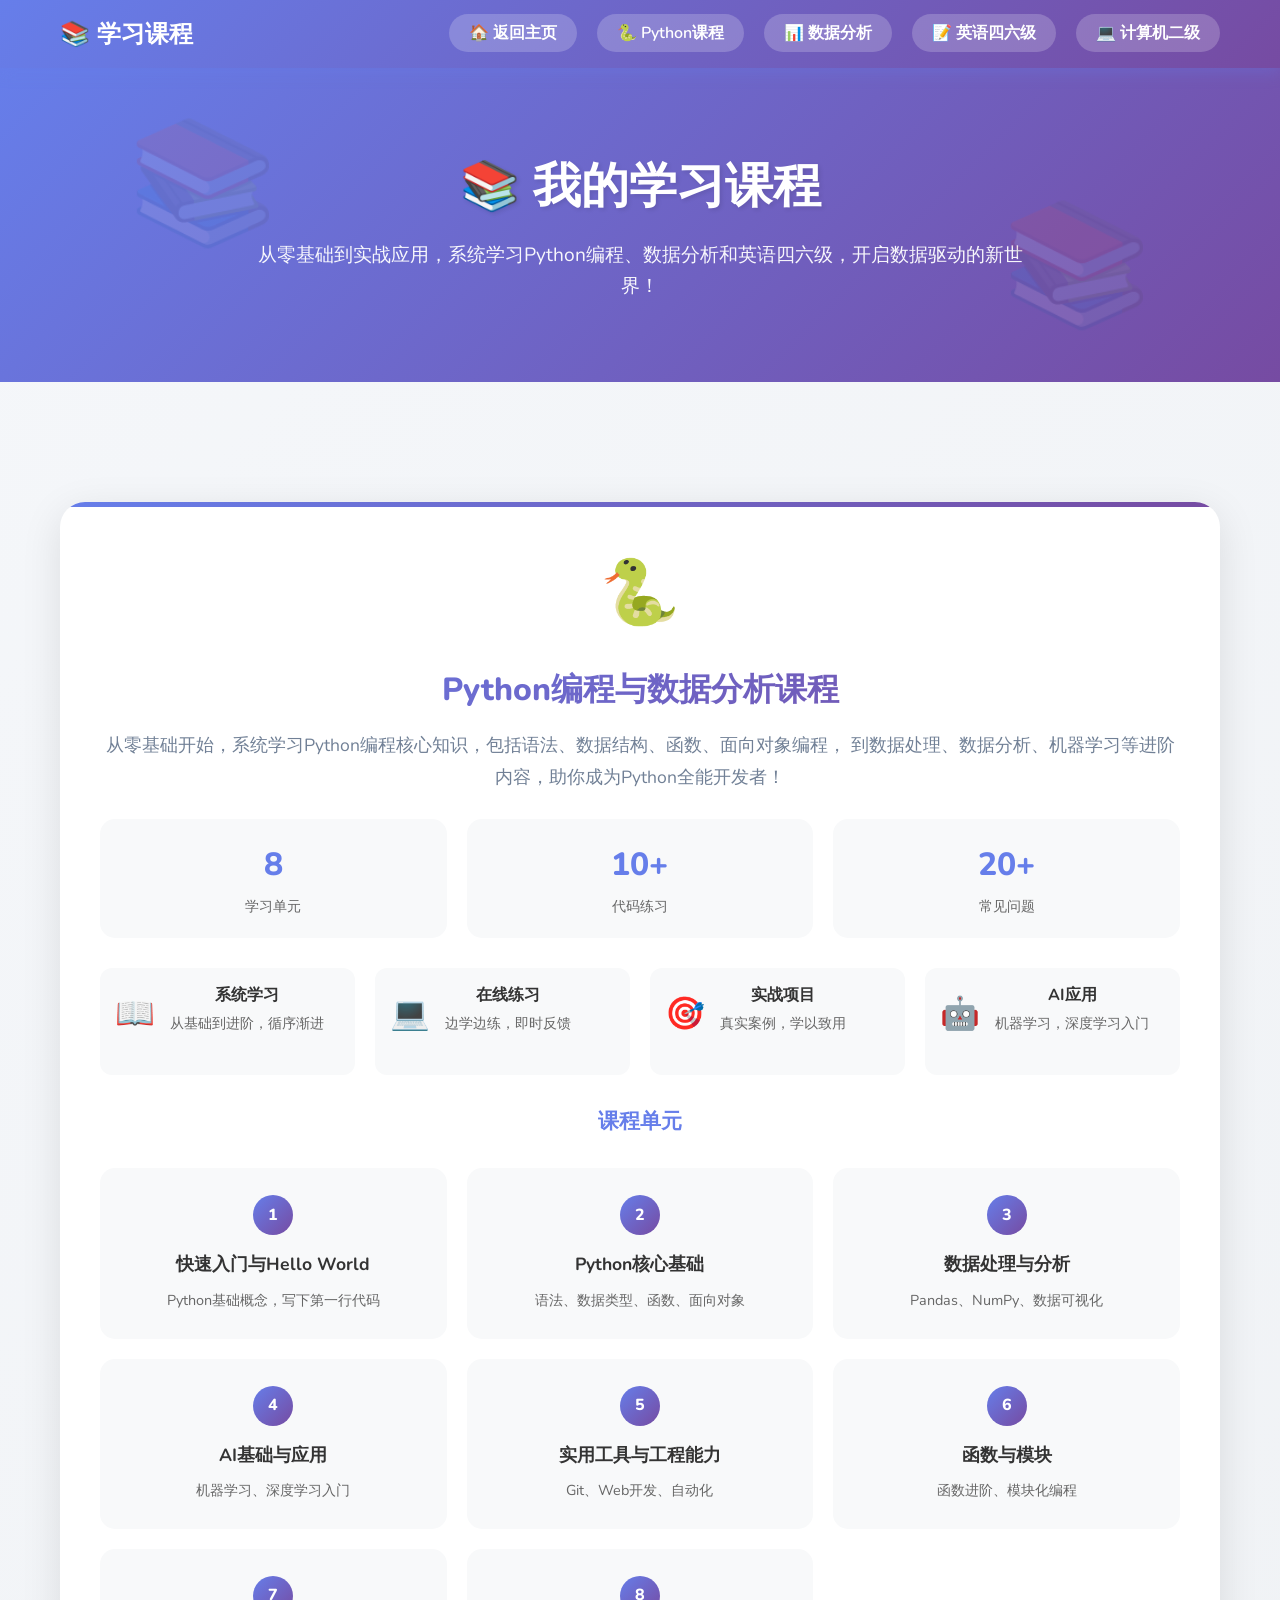
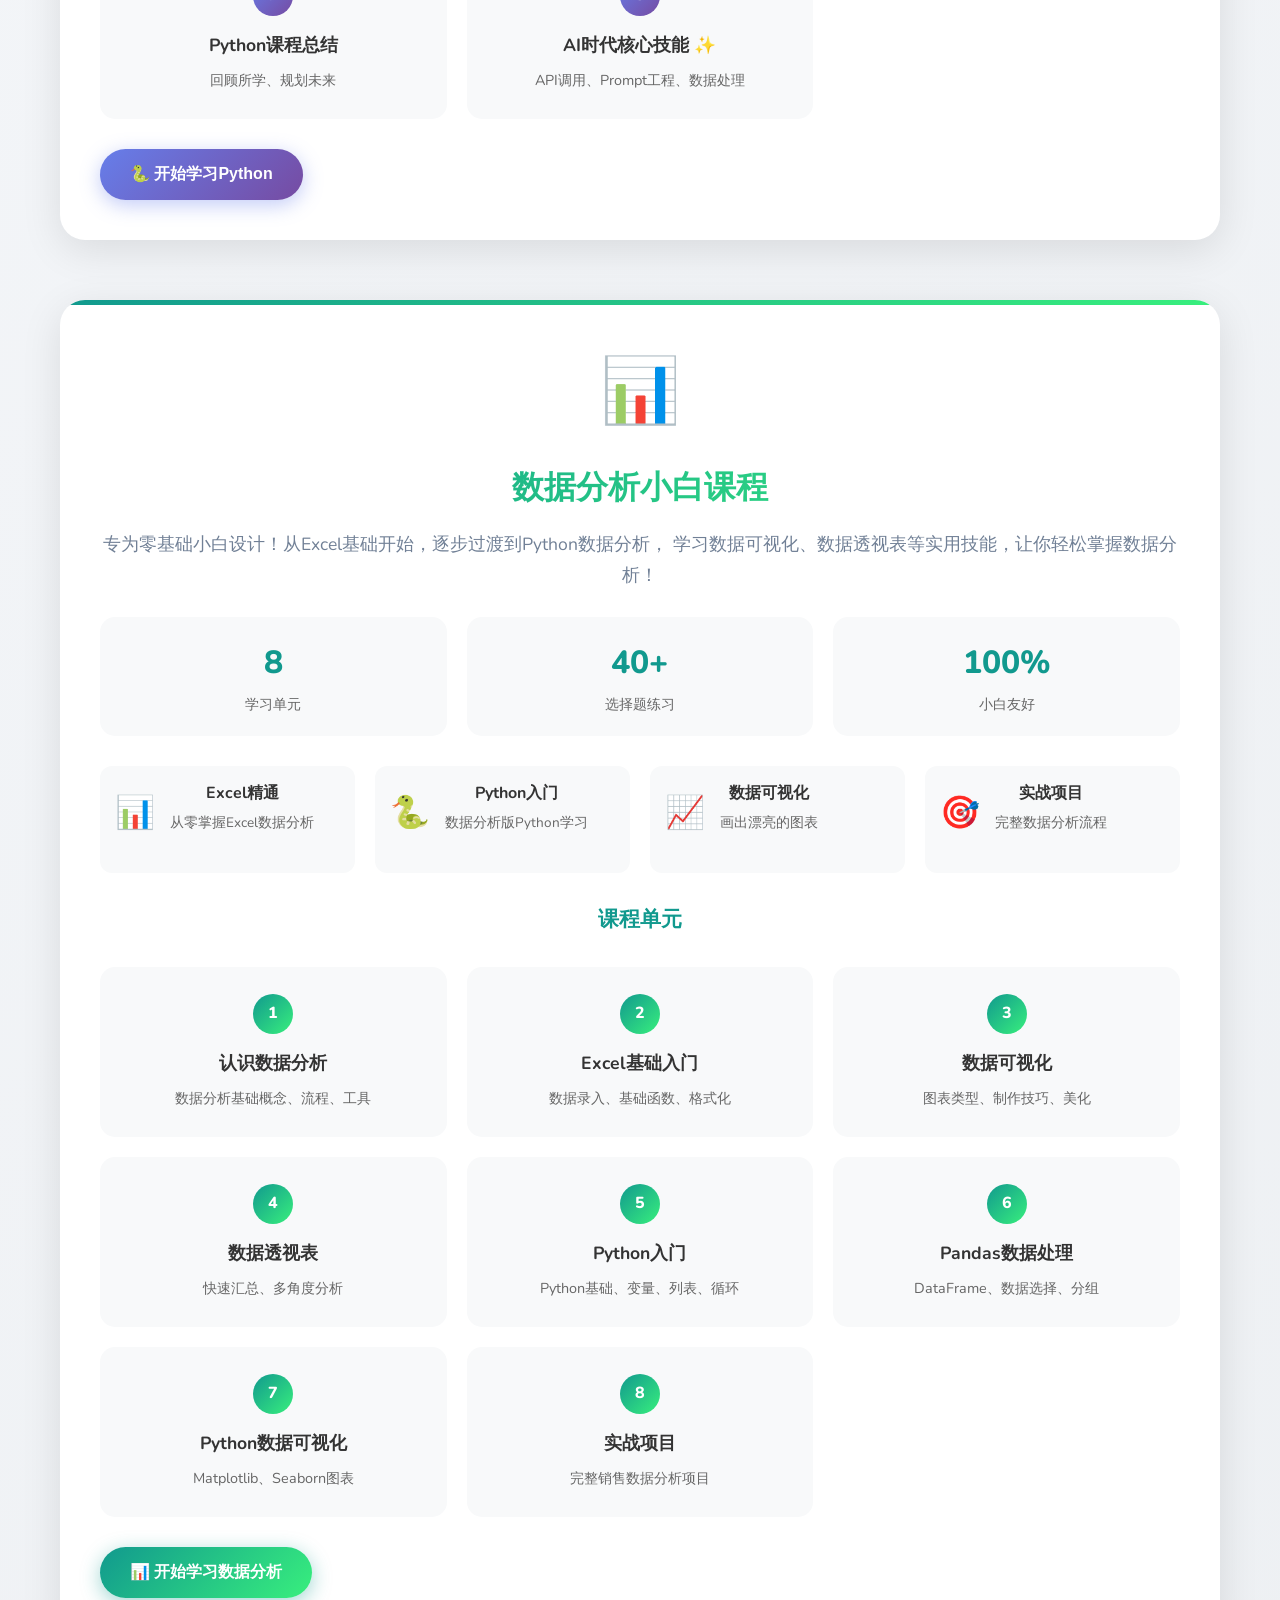
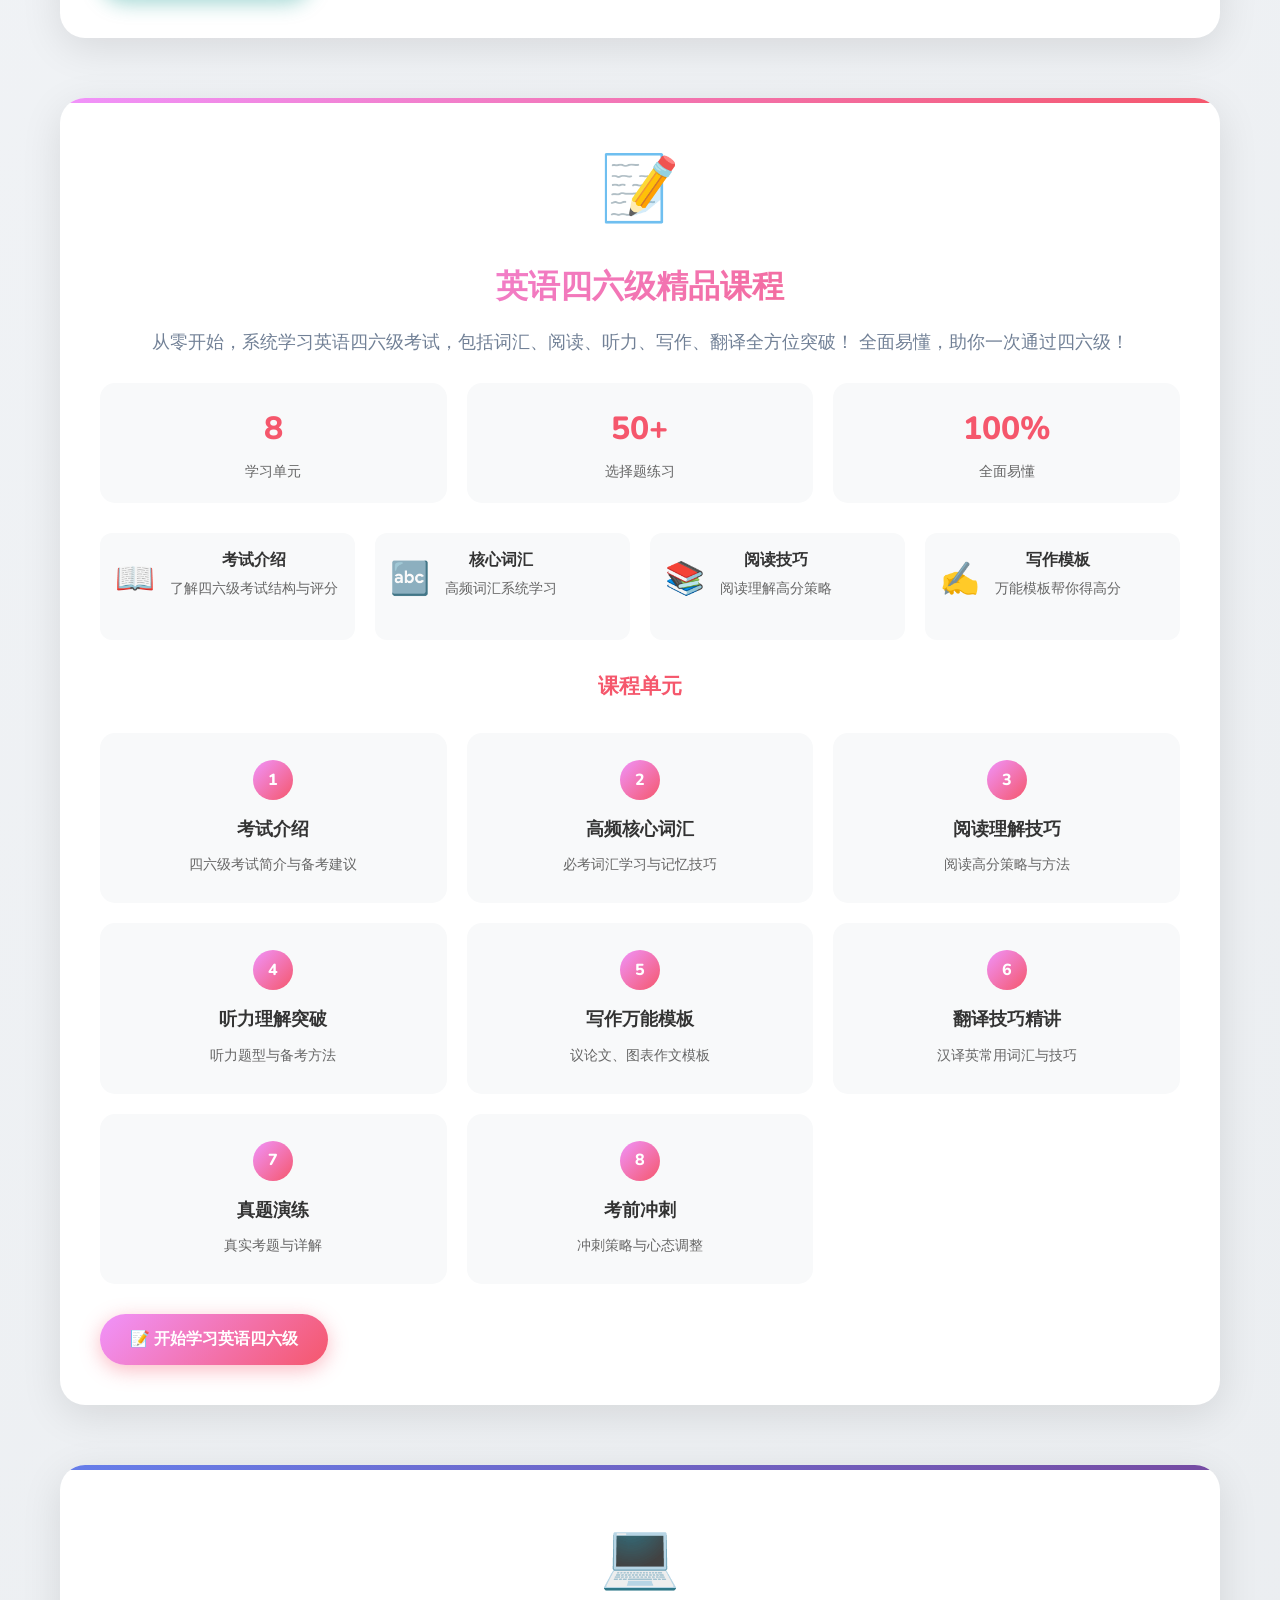
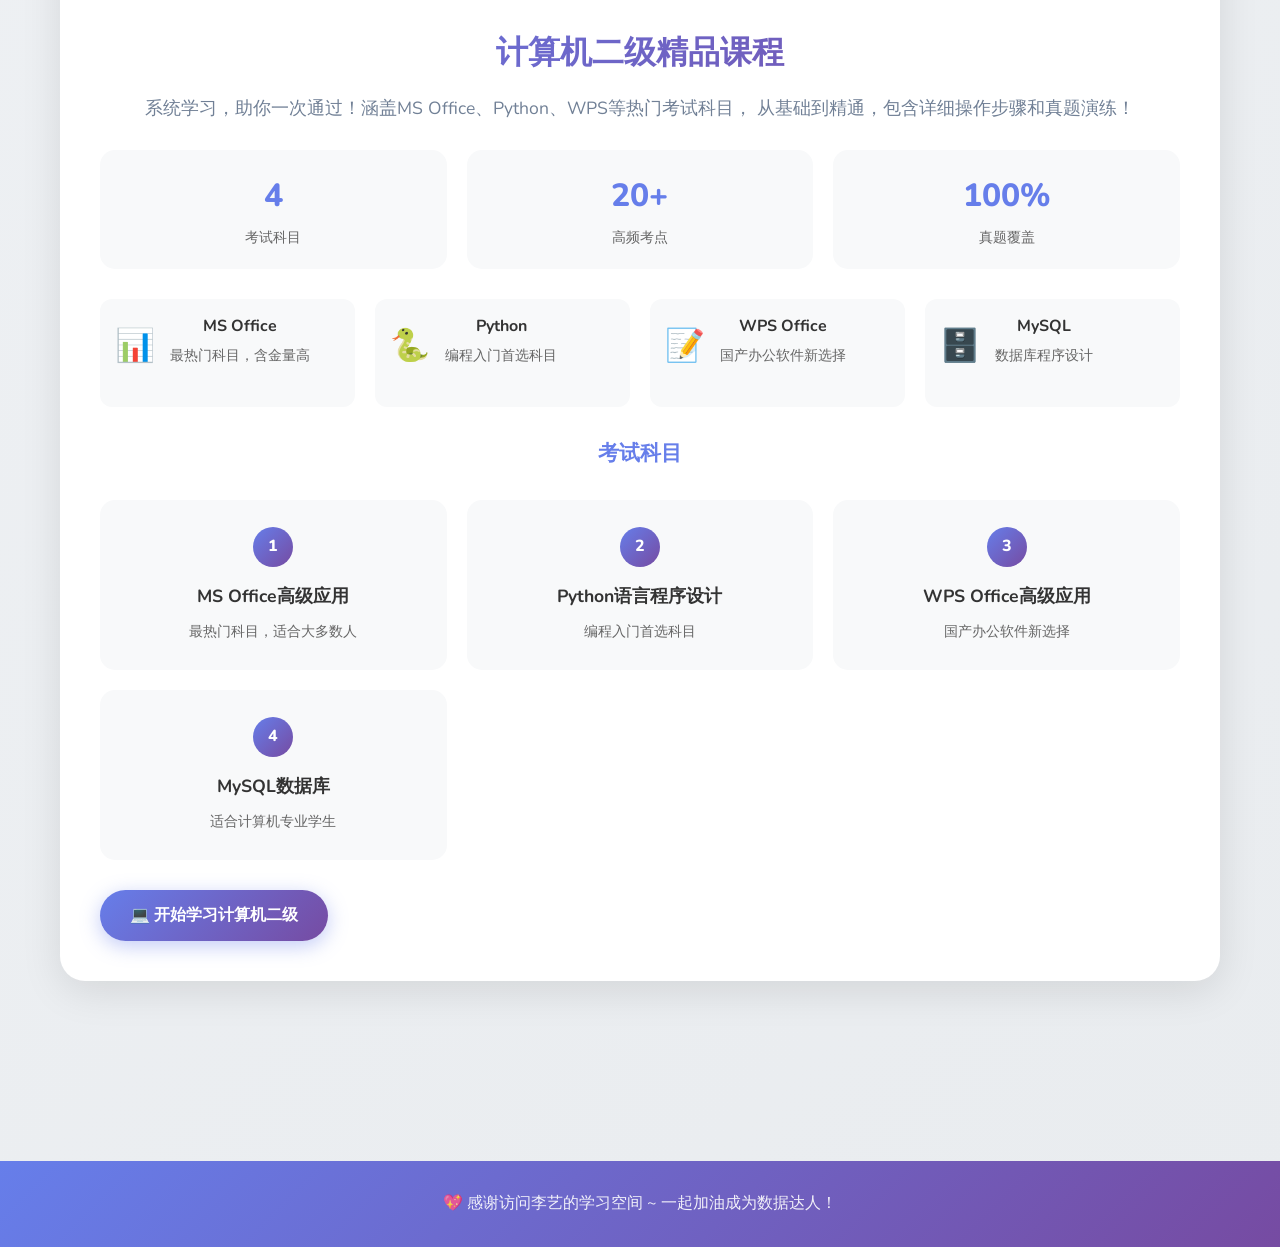
<file: learning-courses.html>
<!DOCTYPE html>
<html lang="zh-CN">
<head>
    <meta charset="UTF-8">
    <meta name="viewport" content="width=device-width, initial-scale=1.0">
    <title>📚 学习课程 - 李艺的学习空间</title>
    <link href="https://fonts.googleapis.com/css2?family=Nunito:wght@400;600;700;800&display=swap" rel="stylesheet">
    <link rel="stylesheet" href="style.css">
    <style>
        * {
            margin: 0;
            padding: 0;
            box-sizing: border-box;
        }

        body {
            font-family: 'Nunito', 'Segoe UI', sans-serif;
            background: linear-gradient(135deg, #f5f7fa 0%, #e9ecef 100%);
            color: #333;
            line-height: 1.6;
        }

        /* 导航栏 */
        .navbar {
            background: linear-gradient(135deg, #667eea 0%, #764ba2 100%);
            padding: 15px 0;
            position: sticky;
            top: 0;
            z-index: 1000;
            box-shadow: 0 4px 15px rgba(102, 126, 234, 0.3);
        }

        .navbar .container {
            display: flex;
            justify-content: space-between;
            align-items: center;
            max-width: 1200px;
            margin: 0 auto;
            padding: 0 20px;
        }

        .navbar-brand h1 {
            font-size: 1.5rem;
            margin: 0;
            color: white;
            font-weight: 800;
        }

        .navbar-menu ul {
            list-style: none;
            display: flex;
            gap: 20px;
            margin: 0;
            padding: 0;
        }

        .navbar-menu a {
            color: white;
            text-decoration: none;
            font-weight: 600;
            padding: 8px 20px;
            border-radius: 25px;
            transition: all 0.3s ease;
            background: rgba(255,255,255,0.2);
        }

        .navbar-menu a:hover {
            background: rgba(255,255,255,0.3);
            transform: translateY(-2px);
        }

        /* 页面头部 */
        .page-header {
            background: linear-gradient(135deg, #667eea 0%, #764ba2 100%);
            color: white;
            padding: 80px 0;
            text-align: center;
            position: relative;
            overflow: hidden;
        }

        .page-header::before,
        .page-header::after {
            content: '📚';
            position: absolute;
            font-size: 120px;
            opacity: 0.1;
        }

        .page-header::before {
            top: 20px;
            left: 10%;
        }

        .page-header::after {
            bottom: 20px;
            right: 10%;
        }

        .page-header h1 {
            font-size: 3rem;
            margin-bottom: 15px;
            font-weight: 800;
            text-shadow: 2px 2px 4px rgba(0,0,0,0.1);
            animation: slideDown 0.8s ease-out;
        }

        .page-header p {
            font-size: 1.2rem;
            opacity: 0.95;
            max-width: 800px;
            margin: 0 auto;
        }

        @keyframes slideDown {
            from { opacity: 0; transform: translateY(-30px); }
            to { opacity: 1; transform: translateY(0); }
        }

        /* 主内容 */
        main {
            padding: 60px 0;
            max-width: 1200px;
            margin: 0 auto;
            padding: 60px 20px;
        }

        /* 课程板块 */
        .course-section {
            margin-bottom: 60px;
            animation: fadeInUp 0.8s ease-out;
        }

        @keyframes fadeInUp {
            from { opacity: 0; transform: translateY(30px); }
            to { opacity: 1; transform: translateY(0); }
        }

        .course-section:nth-child(2) {
            animation-delay: 0.2s;
        }

        .course-card {
            background: white;
            border-radius: 25px;
            padding: 40px;
            box-shadow: 0 10px 40px rgba(0,0,0,0.1);
            transition: all 0.3s ease;
            position: relative;
            overflow: hidden;
        }

        .course-card::before {
            content: '';
            position: absolute;
            top: 0;
            left: 0;
            width: 100%;
            height: 5px;
        }

        .python-card::before {
            background: linear-gradient(135deg, #667eea 0%, #764ba2 100%);
        }

        .data-card::before {
            background: linear-gradient(135deg, #11998e 0%, #38ef7d 100%);
        }

        .english-card::before {
            background: linear-gradient(135deg, #f093fb 0%, #f5576c 100%);
        }

        .computer-card::before {
            background: linear-gradient(135deg, #667eea 0%, #764ba2 100%);
        }

        .course-card:hover {
            transform: translateY(-5px);
            box-shadow: 0 20px 60px rgba(0,0,0,0.15);
        }

        .course-icon {
            font-size: 4rem;
            margin-bottom: 20px;
        }

        .course-title {
            font-size: 2rem;
            margin-bottom: 15px;
            font-weight: 800;
        }

        .python-card .course-title {
            background: linear-gradient(135deg, #667eea 0%, #764ba2 100%);
            -webkit-background-clip: text;
            -webkit-text-fill-color: transparent;
            background-clip: text;
        }

        .data-card .course-title {
            background: linear-gradient(135deg, #11998e 0%, #38ef7d 100%);
            -webkit-background-clip: text;
            -webkit-text-fill-color: transparent;
            background-clip: text;
        }

        .english-card .course-title {
            background: linear-gradient(135deg, #f093fb 0%, #f5576c 100%);
            -webkit-background-clip: text;
            -webkit-text-fill-color: transparent;
            background-clip: text;
        }

        .computer-card .course-title {
            background: linear-gradient(135deg, #667eea 0%, #764ba2 100%);
            -webkit-background-clip: text;
            -webkit-text-fill-color: transparent;
            background-clip: text;
        }

        .computer-card .stat-number {
            color: #667eea;
        }

        .computer-card .unit-number {
            background: linear-gradient(135deg, #667eea 0%, #764ba2 100%);
        }

        .computer-card .unit-card:hover {
            border-color: #667eea;
            box-shadow: 0 5px 20px rgba(102, 126, 234, 0.2);
        }

        .course-description {
            color: #666;
            font-size: 1.1rem;
            margin-bottom: 30px;
            line-height: 1.8;
        }

        .course-stats {
            display: grid;
            grid-template-columns: repeat(auto-fit, minmax(150px, 1fr));
            gap: 20px;
            margin-bottom: 30px;
        }

        .stat-item {
            background: #f8f9fa;
            padding: 20px;
            border-radius: 15px;
            text-align: center;
            transition: all 0.3s ease;
        }

        .stat-item:hover {
            background: #e9ecef;
            transform: scale(1.05);
        }

        .stat-number {
            font-size: 2rem;
            font-weight: 800;
            margin-bottom: 5px;
        }

        .python-card .stat-number {
            color: #667eea;
        }

        .data-card .stat-number {
            color: #11998e;
        }

        .english-card .stat-number {
            color: #f5576c;
        }

        .stat-label {
            color: #666;
            font-size: 0.9rem;
        }

        /* 单元列表 */
        .units-grid {
            display: grid;
            grid-template-columns: repeat(auto-fill, minmax(280px, 1fr));
            gap: 20px;
            margin-top: 30px;
        }

        .unit-card {
            background: #f8f9fa;
            padding: 25px;
            border-radius: 15px;
            transition: all 0.3s ease;
            cursor: pointer;
            border: 2px solid transparent;
        }

        .unit-card:hover {
            background: white;
            transform: translateX(5px);
            border-color: #667eea;
            box-shadow: 0 5px 20px rgba(102, 126, 234, 0.2);
        }

        .data-card .unit-card:hover {
            border-color: #11998e;
            box-shadow: 0 5px 20px rgba(17, 153, 142, 0.2);
        }

        .english-card .unit-card:hover {
            border-color: #f5576c;
            box-shadow: 0 5px 20px rgba(245, 87, 108, 0.2);
        }

        .unit-number {
            display: inline-flex;
            align-items: center;
            justify-content: center;
            width: 40px;
            height: 40px;
            border-radius: 50%;
            font-weight: 800;
            color: white;
            margin-bottom: 15px;
        }

        .python-card .unit-number {
            background: linear-gradient(135deg, #667eea 0%, #764ba2 100%);
        }

        .data-card .unit-number {
            background: linear-gradient(135deg, #11998e 0%, #38ef7d 100%);
        }

        .english-card .unit-number {
            background: linear-gradient(135deg, #f093fb 0%, #f5576c 100%);
        }

        .unit-title {
            font-size: 1.1rem;
            font-weight: 700;
            color: #333;
            margin-bottom: 10px;
        }

        .unit-desc {
            color: #666;
            font-size: 0.9rem;
        }

        /* 课程特点 */
        .features-grid {
            display: grid;
            grid-template-columns: repeat(auto-fit, minmax(250px, 1fr));
            gap: 20px;
            margin: 30px 0;
        }

        .feature-item {
            display: flex;
            align-items: center;
            gap: 15px;
            padding: 15px;
            background: #f8f9fa;
            border-radius: 12px;
            transition: all 0.3s ease;
        }

        .feature-item:hover {
            background: white;
            box-shadow: 0 3px 10px rgba(0,0,0,0.08);
        }

        .feature-icon {
            font-size: 2rem;
            flex-shrink: 0;
        }

        .feature-text h4 {
            font-size: 1rem;
            margin-bottom: 5px;
            color: #333;
        }

        .feature-text p {
            color: #666;
            font-size: 0.85rem;
        }

        /* 按钮 */
        .btn-group {
            display: flex;
            gap: 15px;
            margin-top: 30px;
            flex-wrap: wrap;
        }

        .btn {
            display: inline-flex;
            align-items: center;
            gap: 8px;
            padding: 15px 30px;
            border-radius: 30px;
            font-weight: 700;
            font-size: 1rem;
            text-decoration: none;
            transition: all 0.3s ease;
            cursor: pointer;
            border: none;
        }

        .btn-primary {
            background: linear-gradient(135deg, #667eea 0%, #764ba2 100%);
            color: white;
            box-shadow: 0 5px 20px rgba(102, 126, 234, 0.4);
        }

        .btn-primary:hover {
            transform: translateY(-3px);
            box-shadow: 0 8px 30px rgba(102, 126, 234, 0.5);
        }

        .btn-secondary {
            background: linear-gradient(135deg, #11998e 0%, #38ef7d 100%);
            color: white;
            box-shadow: 0 5px 20px rgba(17, 153, 142, 0.4);
        }

        .btn-secondary:hover {
            transform: translateY(-3px);
            box-shadow: 0 8px 30px rgba(17, 153, 142, 0.5);
        }

        .btn-english {
            background: linear-gradient(135deg, #f093fb 0%, #f5576c 100%);
            color: white;
            box-shadow: 0 5px 20px rgba(245, 87, 108, 0.4);
        }

        .btn-english:hover {
            transform: translateY(-3px);
            box-shadow: 0 8px 30px rgba(245, 87, 108, 0.5);
        }

        .btn-computer {
            background: linear-gradient(135deg, #667eea 0%, #764ba2 100%);
            color: white;
            box-shadow: 0 5px 20px rgba(102, 126, 234, 0.4);
        }

        .btn-computer:hover {
            transform: translateY(-3px);
            box-shadow: 0 8px 30px rgba(102, 126, 234, 0.5);
        }

        /* 页脚 */
        footer {
            background: linear-gradient(135deg, #667eea 0%, #764ba2 100%);
            color: white;
            text-align: center;
            padding: 30px 0;
            margin-top: 60px;
        }

        footer p {
            opacity: 0.9;
        }

        /* 响应式 */
        @media (max-width: 768px) {
            .navbar .container {
                flex-direction: column;
                gap: 15px;
            }
            
            .navbar-menu ul {
                gap: 10px;
            }
            
            .navbar-menu a {
                padding: 6px 15px;
                font-size: 0.9rem;
            }
            
            .page-header h1 {
                font-size: 2rem;
            }
            
            .course-card {
                padding: 25px;
            }
            
            .course-icon {
                font-size: 3rem;
            }
            
            .btn-group {
                flex-direction: column;
            }
            
            .btn {
                width: 100%;
                justify-content: center;
            }
        }
    </style>
</head>
<body>
    <header>
        <nav class="navbar">
            <div class="container">
                <div class="navbar-brand">
                    <h1>📚 学习课程</h1>
                </div>
                <div class="navbar-menu">
                    <ul>
                        <li><a href="main.html">🏠 返回主页</a></li>
                        <li><a href="python-course.html">🐍 Python课程</a></li>
                        <li><a href="data-analysis-course.html">📊 数据分析</a></li>
                        <li><a href="english-course.html">📝 英语四六级</a></li>
                        <li><a href="computer-level2.html">💻 计算机二级</a></li>
                    </ul>
                </div>
            </div>
        </nav>
    </header>

    <section class="page-header">
        <div class="container">
            <h1>📚 我的学习课程</h1>
            <p>从零基础到实战应用，系统学习Python编程、数据分析和英语四六级，开启数据驱动的新世界！</p>
        </div>
    </section>

    <main>
        <!-- Python课程板块 -->
        <section class="course-section">
            <div class="course-card python-card">
                <div class="course-icon">🐍</div>
                <h2 class="course-title">Python编程与数据分析课程</h2>
                <p class="course-description">
                    从零基础开始，系统学习Python编程核心知识，包括语法、数据结构、函数、面向对象编程，
                    到数据处理、数据分析、机器学习等进阶内容，助你成为Python全能开发者！
                </p>
                
                <div class="course-stats">
                    <div class="stat-item">
                        <div class="stat-number">8</div>
                        <div class="stat-label">学习单元</div>
                    </div>
                    <div class="stat-item">
                        <div class="stat-number">10+</div>
                        <div class="stat-label">代码练习</div>
                    </div>
                    <div class="stat-item">
                        <div class="stat-number">20+</div>
                        <div class="stat-label">常见问题</div>
                    </div>
                </div>

                <div class="features-grid">
                    <div class="feature-item">
                        <div class="feature-icon">📖</div>
                        <div class="feature-text">
                            <h4>系统学习</h4>
                            <p>从基础到进阶，循序渐进</p>
                        </div>
                    </div>
                    <div class="feature-item">
                        <div class="feature-icon">💻</div>
                        <div class="feature-text">
                            <h4>在线练习</h4>
                            <p>边学边练，即时反馈</p>
                        </div>
                    </div>
                    <div class="feature-item">
                        <div class="feature-icon">🎯</div>
                        <div class="feature-text">
                            <h4>实战项目</h4>
                            <p>真实案例，学以致用</p>
                        </div>
                    </div>
                    <div class="feature-item">
                        <div class="feature-icon">🤖</div>
                        <div class="feature-text">
                            <h4>AI应用</h4>
                            <p>机器学习，深度学习入门</p>
                        </div>
                    </div>
                </div>

                <h3 style="margin-top: 30px; font-size: 1.3rem; color: #667eea;">课程单元</h3>
                <div class="units-grid">
                    <div class="unit-card" onclick="location.href='python-course.html?lesson=0'">
                        <div class="unit-number">1</div>
                        <div class="unit-title">快速入门与Hello World</div>
                        <div class="unit-desc">Python基础概念，写下第一行代码</div>
                    </div>
                    <div class="unit-card" onclick="location.href='python-course.html?lesson=1'">
                        <div class="unit-number">2</div>
                        <div class="unit-title">Python核心基础</div>
                        <div class="unit-desc">语法、数据类型、函数、面向对象</div>
                    </div>
                    <div class="unit-card" onclick="location.href='python-course.html?lesson=2'">
                        <div class="unit-number">3</div>
                        <div class="unit-title">数据处理与分析</div>
                        <div class="unit-desc">Pandas、NumPy、数据可视化</div>
                    </div>
                    <div class="unit-card" onclick="location.href='python-course.html?lesson=3'">
                        <div class="unit-number">4</div>
                        <div class="unit-title">AI基础与应用</div>
                        <div class="unit-desc">机器学习、深度学习入门</div>
                    </div>
                    <div class="unit-card" onclick="location.href='python-course.html?lesson=4'">
                        <div class="unit-number">5</div>
                        <div class="unit-title">实用工具与工程能力</div>
                        <div class="unit-desc">Git、Web开发、自动化</div>
                    </div>
                    <div class="unit-card" onclick="location.href='python-course.html?lesson=5'">
                        <div class="unit-number">6</div>
                        <div class="unit-title">函数与模块</div>
                        <div class="unit-desc">函数进阶、模块化编程</div>
                    </div>
                    <div class="unit-card" onclick="location.href='python-course.html?lesson=6'">
                        <div class="unit-number">7</div>
                        <div class="unit-title">Python课程总结</div>
                        <div class="unit-desc">回顾所学、规划未来</div>
                    </div>
                    <div class="unit-card" onclick="location.href='python-course.html?lesson=7'">
                        <div class="unit-number">8</div>
                        <div class="unit-title">AI时代核心技能 ✨</div>
                        <div class="unit-desc">API调用、Prompt工程、数据处理</div>
                    </div>
                </div>

                <div class="btn-group">
                    <button class="btn btn-primary" onclick="location.href='python-course.html'">
                        🐍 开始学习Python
                    </button>
                </div>
            </div>
        </section>

        <!-- 数据分析课程板块 -->
        <section class="course-section">
            <div class="course-card data-card">
                <div class="course-icon">📊</div>
                <h2 class="course-title">数据分析小白课程</h2>
                <p class="course-description">
                    专为零基础小白设计！从Excel基础开始，逐步过渡到Python数据分析，
                    学习数据可视化、数据透视表等实用技能，让你轻松掌握数据分析！
                </p>
                
                <div class="course-stats">
                    <div class="stat-item">
                        <div class="stat-number">8</div>
                        <div class="stat-label">学习单元</div>
                    </div>
                    <div class="stat-item">
                        <div class="stat-number">40+</div>
                        <div class="stat-label">选择题练习</div>
                    </div>
                    <div class="stat-item">
                        <div class="stat-number">100%</div>
                        <div class="stat-label">小白友好</div>
                    </div>
                </div>

                <div class="features-grid">
                    <div class="feature-item">
                        <div class="feature-icon">📊</div>
                        <div class="feature-text">
                            <h4>Excel精通</h4>
                            <p>从零掌握Excel数据分析</p>
                        </div>
                    </div>
                    <div class="feature-item">
                        <div class="feature-icon">🐍</div>
                        <div class="feature-text">
                            <h4>Python入门</h4>
                            <p>数据分析版Python学习</p>
                        </div>
                    </div>
                    <div class="feature-item">
                        <div class="feature-icon">📈</div>
                        <div class="feature-text">
                            <h4>数据可视化</h4>
                            <p>画出漂亮的图表</p>
                        </div>
                    </div>
                    <div class="feature-item">
                        <div class="feature-icon">🎯</div>
                        <div class="feature-text">
                            <h4>实战项目</h4>
                            <p>完整数据分析流程</p>
                        </div>
                    </div>
                </div>

                <h3 style="margin-top: 30px; font-size: 1.3rem; color: #11998e;">课程单元</h3>
                <div class="units-grid">
                    <div class="unit-card" onclick="location.href='data-analysis-course.html?lesson=0'">
                        <div class="unit-number">1</div>
                        <div class="unit-title">认识数据分析</div>
                        <div class="unit-desc">数据分析基础概念、流程、工具</div>
                    </div>
                    <div class="unit-card" onclick="location.href='data-analysis-course.html?lesson=1'">
                        <div class="unit-number">2</div>
                        <div class="unit-title">Excel基础入门</div>
                        <div class="unit-desc">数据录入、基础函数、格式化</div>
                    </div>
                    <div class="unit-card" onclick="location.href='data-analysis-course.html?lesson=2'">
                        <div class="unit-number">3</div>
                        <div class="unit-title">数据可视化</div>
                        <div class="unit-desc">图表类型、制作技巧、美化</div>
                    </div>
                    <div class="unit-card" onclick="location.href='data-analysis-course.html?lesson=3'">
                        <div class="unit-number">4</div>
                        <div class="unit-title">数据透视表</div>
                        <div class="unit-desc">快速汇总、多角度分析</div>
                    </div>
                    <div class="unit-card" onclick="location.href='data-analysis-course.html?lesson=4'">
                        <div class="unit-number">5</div>
                        <div class="unit-title">Python入门</div>
                        <div class="unit-desc">Python基础、变量、列表、循环</div>
                    </div>
                    <div class="unit-card" onclick="location.href='data-analysis-course.html?lesson=5'">
                        <div class="unit-number">6</div>
                        <div class="unit-title">Pandas数据处理</div>
                        <div class="unit-desc">DataFrame、数据选择、分组</div>
                    </div>
                    <div class="unit-card" onclick="location.href='data-analysis-course.html?lesson=6'">
                        <div class="unit-number">7</div>
                        <div class="unit-title">Python数据可视化</div>
                        <div class="unit-desc">Matplotlib、Seaborn图表</div>
                    </div>
                    <div class="unit-card" onclick="location.href='data-analysis-course.html?lesson=7'">
                        <div class="unit-number">8</div>
                        <div class="unit-title">实战项目</div>
                        <div class="unit-desc">完整销售数据分析项目</div>
                    </div>
                </div>

                <div class="btn-group">
                    <button class="btn btn-secondary" onclick="location.href='data-analysis-course.html'">
                        📊 开始学习数据分析
                    </button>
                </div>
            </div>
        </section>

        <!-- 英语四六级课程板块 -->
        <section class="course-section">
            <div class="course-card english-card">
                <div class="course-icon">📝</div>
                <h2 class="course-title">英语四六级精品课程</h2>
                <p class="course-description">
                    从零开始，系统学习英语四六级考试，包括词汇、阅读、听力、写作、翻译全方位突破！
                    全面易懂，助你一次通过四六级！
                </p>
                
                <div class="course-stats">
                    <div class="stat-item">
                        <div class="stat-number">8</div>
                        <div class="stat-label">学习单元</div>
                    </div>
                    <div class="stat-item">
                        <div class="stat-number">50+</div>
                        <div class="stat-label">选择题练习</div>
                    </div>
                    <div class="stat-item">
                        <div class="stat-number">100%</div>
                        <div class="stat-label">全面易懂</div>
                    </div>
                </div>

                <div class="features-grid">
                    <div class="feature-item">
                        <div class="feature-icon">📖</div>
                        <div class="feature-text">
                            <h4>考试介绍</h4>
                            <p>了解四六级考试结构与评分</p>
                        </div>
                    </div>
                    <div class="feature-item">
                        <div class="feature-icon">🔤</div>
                        <div class="feature-text">
                            <h4>核心词汇</h4>
                            <p>高频词汇系统学习</p>
                        </div>
                    </div>
                    <div class="feature-item">
                        <div class="feature-icon">📚</div>
                        <div class="feature-text">
                            <h4>阅读技巧</h4>
                            <p>阅读理解高分策略</p>
                        </div>
                    </div>
                    <div class="feature-item">
                        <div class="feature-icon">✍️</div>
                        <div class="feature-text">
                            <h4>写作模板</h4>
                            <p>万能模板帮你得高分</p>
                        </div>
                    </div>
                </div>

                <h3 style="margin-top: 30px; font-size: 1.3rem; color: #f5576c;">课程单元</h3>
                <div class="units-grid">
                    <div class="unit-card" onclick="location.href='english-course.html'">
                        <div class="unit-number">1</div>
                        <div class="unit-title">考试介绍</div>
                        <div class="unit-desc">四六级考试简介与备考建议</div>
                    </div>
                    <div class="unit-card" onclick="location.href='english-course.html'">
                        <div class="unit-number">2</div>
                        <div class="unit-title">高频核心词汇</div>
                        <div class="unit-desc">必考词汇学习与记忆技巧</div>
                    </div>
                    <div class="unit-card" onclick="location.href='english-course.html'">
                        <div class="unit-number">3</div>
                        <div class="unit-title">阅读理解技巧</div>
                        <div class="unit-desc">阅读高分策略与方法</div>
                    </div>
                    <div class="unit-card" onclick="location.href='english-course.html'">
                        <div class="unit-number">4</div>
                        <div class="unit-title">听力理解突破</div>
                        <div class="unit-desc">听力题型与备考方法</div>
                    </div>
                    <div class="unit-card" onclick="location.href='english-course.html'">
                        <div class="unit-number">5</div>
                        <div class="unit-title">写作万能模板</div>
                        <div class="unit-desc">议论文、图表作文模板</div>
                    </div>
                    <div class="unit-card" onclick="location.href='english-course.html'">
                        <div class="unit-number">6</div>
                        <div class="unit-title">翻译技巧精讲</div>
                        <div class="unit-desc">汉译英常用词汇与技巧</div>
                    </div>
                    <div class="unit-card" onclick="location.href='english-course.html'">
                        <div class="unit-number">7</div>
                        <div class="unit-title">真题演练</div>
                        <div class="unit-desc">真实考题与详解</div>
                    </div>
                    <div class="unit-card" onclick="location.href='english-course.html'">
                        <div class="unit-number">8</div>
                        <div class="unit-title">考前冲刺</div>
                        <div class="unit-desc">冲刺策略与心态调整</div>
                    </div>
                </div>

                <div class="btn-group">
                    <button class="btn btn-english" onclick="location.href='english-course.html'">
                        📝 开始学习英语四六级
                    </button>
                </div>
            </div>
        </section>

        <!-- 计算机二级课程板块 -->
        <section class="course-section">
            <div class="course-card computer-card">
                <div class="course-icon">💻</div>
                <h2 class="course-title">计算机二级精品课程</h2>
                <p class="course-description">
                    系统学习，助你一次通过！涵盖MS Office、Python、WPS等热门考试科目，
                    从基础到精通，包含详细操作步骤和真题演练！
                </p>
                
                <div class="course-stats">
                    <div class="stat-item">
                        <div class="stat-number">4</div>
                        <div class="stat-label">考试科目</div>
                    </div>
                    <div class="stat-item">
                        <div class="stat-number">20+</div>
                        <div class="stat-label">高频考点</div>
                    </div>
                    <div class="stat-item">
                        <div class="stat-number">100%</div>
                        <div class="stat-label">真题覆盖</div>
                    </div>
                </div>

                <div class="features-grid">
                    <div class="feature-item">
                        <div class="feature-icon">📊</div>
                        <div class="feature-text">
                            <h4>MS Office</h4>
                            <p>最热门科目，含金量高</p>
                        </div>
                    </div>
                    <div class="feature-item">
                        <div class="feature-icon">🐍</div>
                        <div class="feature-text">
                            <h4>Python</h4>
                            <p>编程入门首选科目</p>
                        </div>
                    </div>
                    <div class="feature-item">
                        <div class="feature-icon">📝</div>
                        <div class="feature-text">
                            <h4>WPS Office</h4>
                            <p>国产办公软件新选择</p>
                        </div>
                    </div>
                    <div class="feature-item">
                        <div class="feature-icon">🗄️</div>
                        <div class="feature-text">
                            <h4>MySQL</h4>
                            <p>数据库程序设计</p>
                        </div>
                    </div>
                </div>

                <h3 style="margin-top: 30px; font-size: 1.3rem; color: #667eea;">考试科目</h3>
                <div class="units-grid">
                    <div class="unit-card" onclick="location.href='computer-level2.html'">
                        <div class="unit-number">1</div>
                        <div class="unit-title">MS Office高级应用</div>
                        <div class="unit-desc">最热门科目，适合大多数人</div>
                    </div>
                    <div class="unit-card" onclick="location.href='computer-level2.html'">
                        <div class="unit-number">2</div>
                        <div class="unit-title">Python语言程序设计</div>
                        <div class="unit-desc">编程入门首选科目</div>
                    </div>
                    <div class="unit-card" onclick="location.href='computer-level2.html'">
                        <div class="unit-number">3</div>
                        <div class="unit-title">WPS Office高级应用</div>
                        <div class="unit-desc">国产办公软件新选择</div>
                    </div>
                    <div class="unit-card" onclick="location.href='computer-level2.html'">
                        <div class="unit-number">4</div>
                        <div class="unit-title">MySQL数据库</div>
                        <div class="unit-desc">适合计算机专业学生</div>
                    </div>
                </div>

                <div class="btn-group">
                    <button class="btn btn-computer" onclick="location.href='computer-level2.html'">
                        💻 开始学习计算机二级
                    </button>
                </div>
            </div>
        </section>
    </main>

    <footer>
        <div class="container">
            <p>💖 感谢访问李艺的学习空间 ~ 一起加油成为数据达人！</p>
        </div>
    </footer>
</body>
</html>
</file>
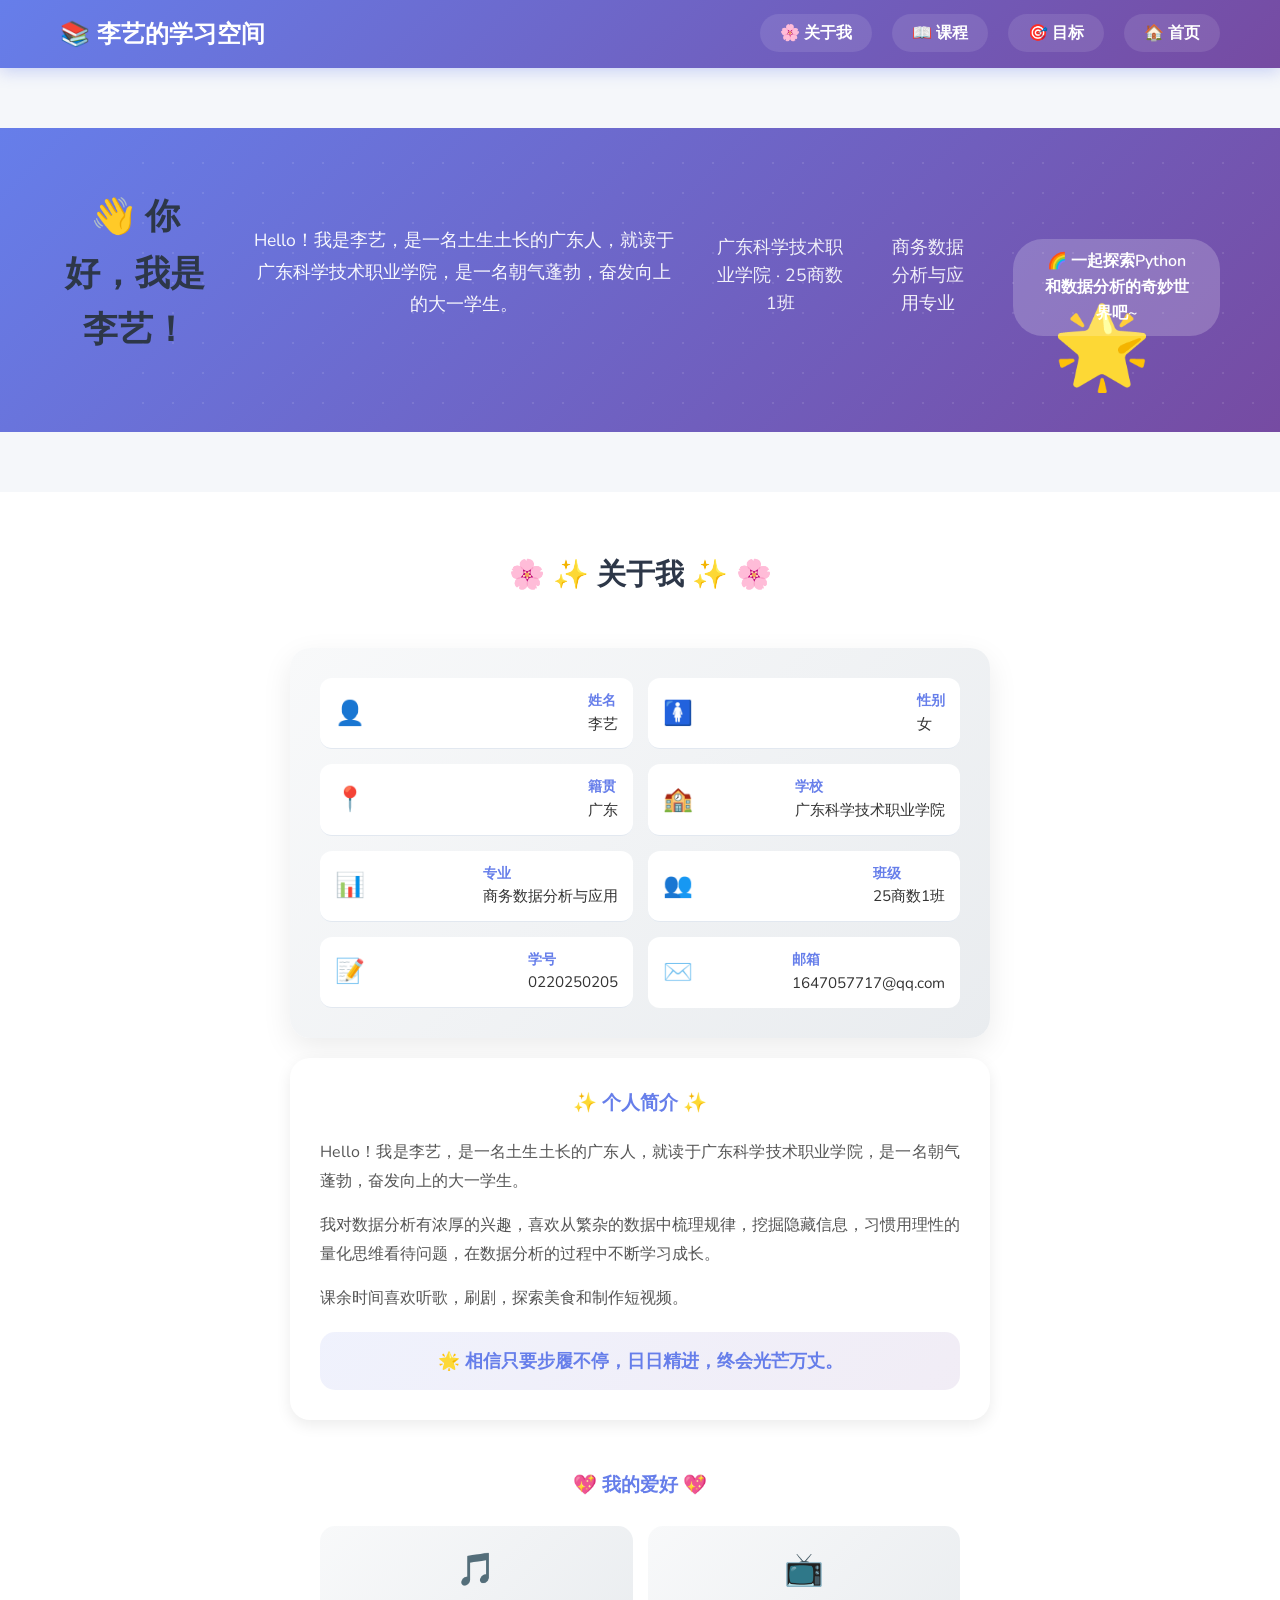
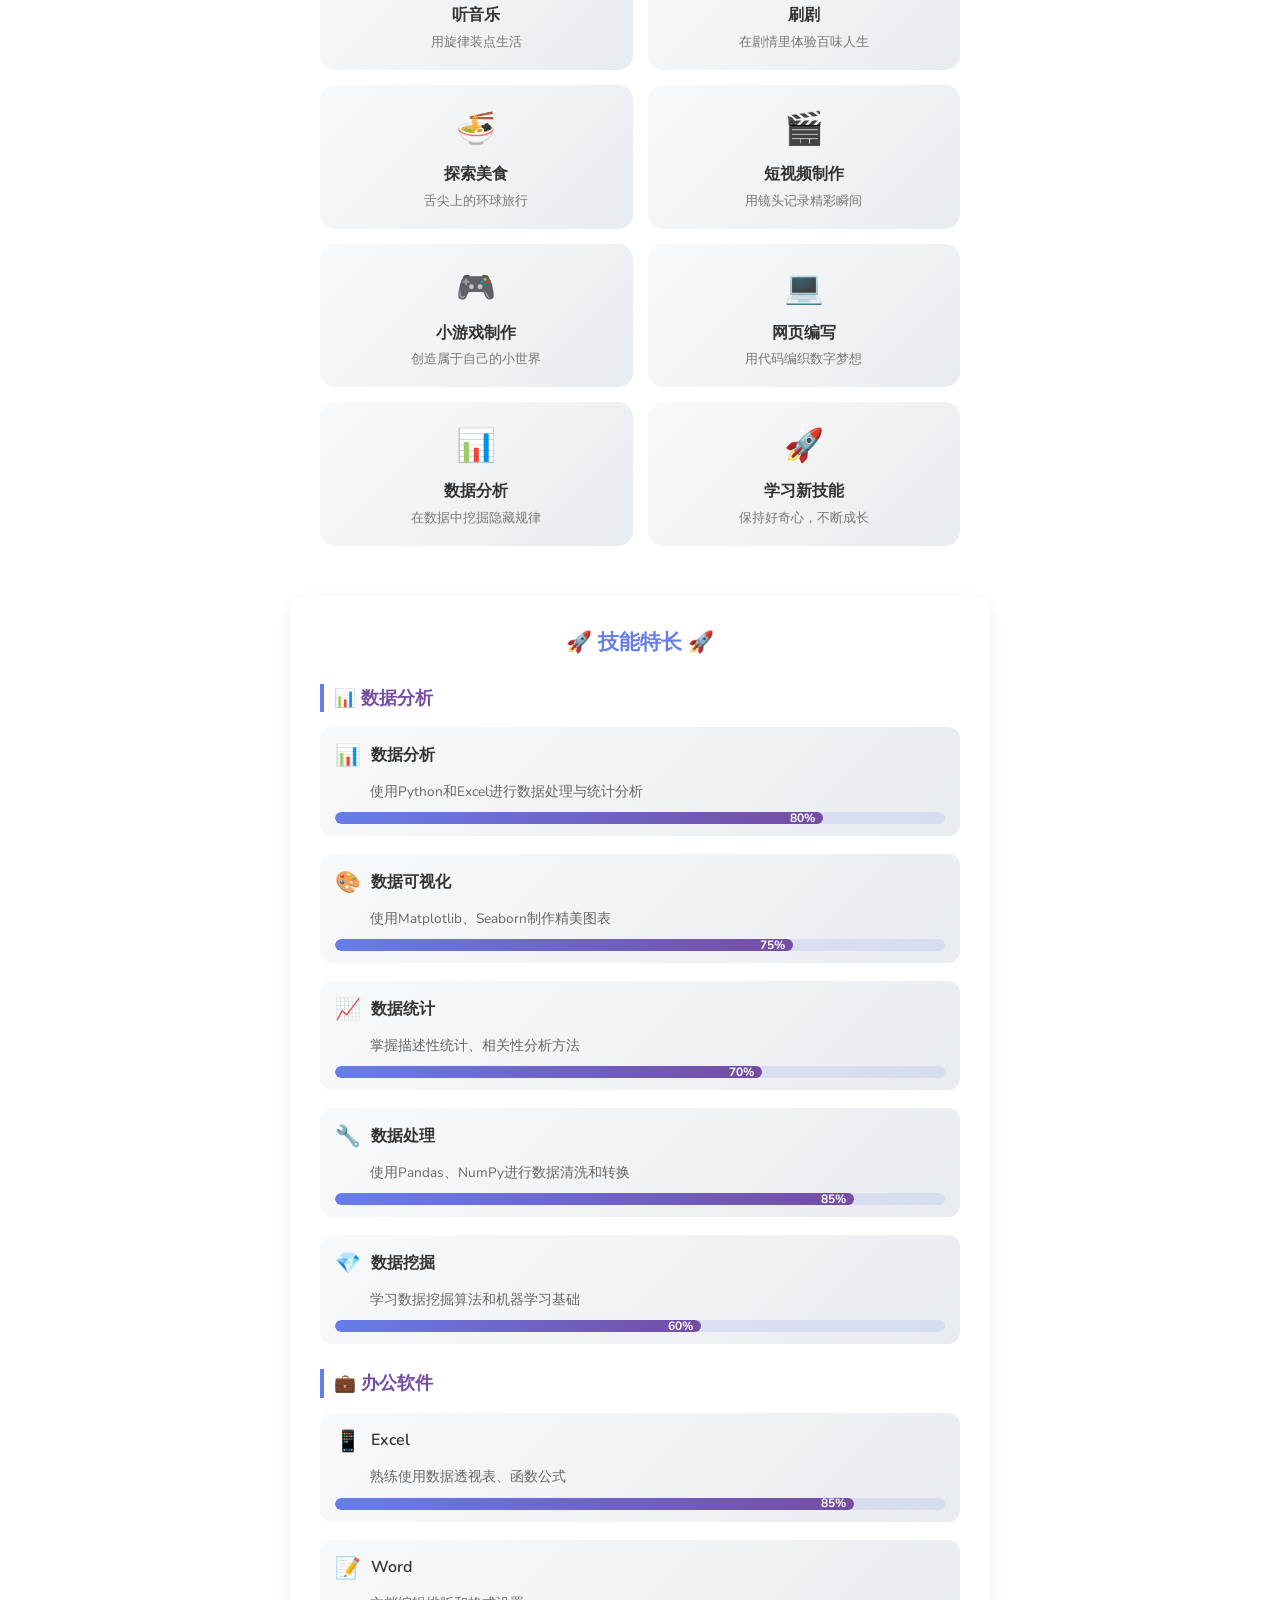
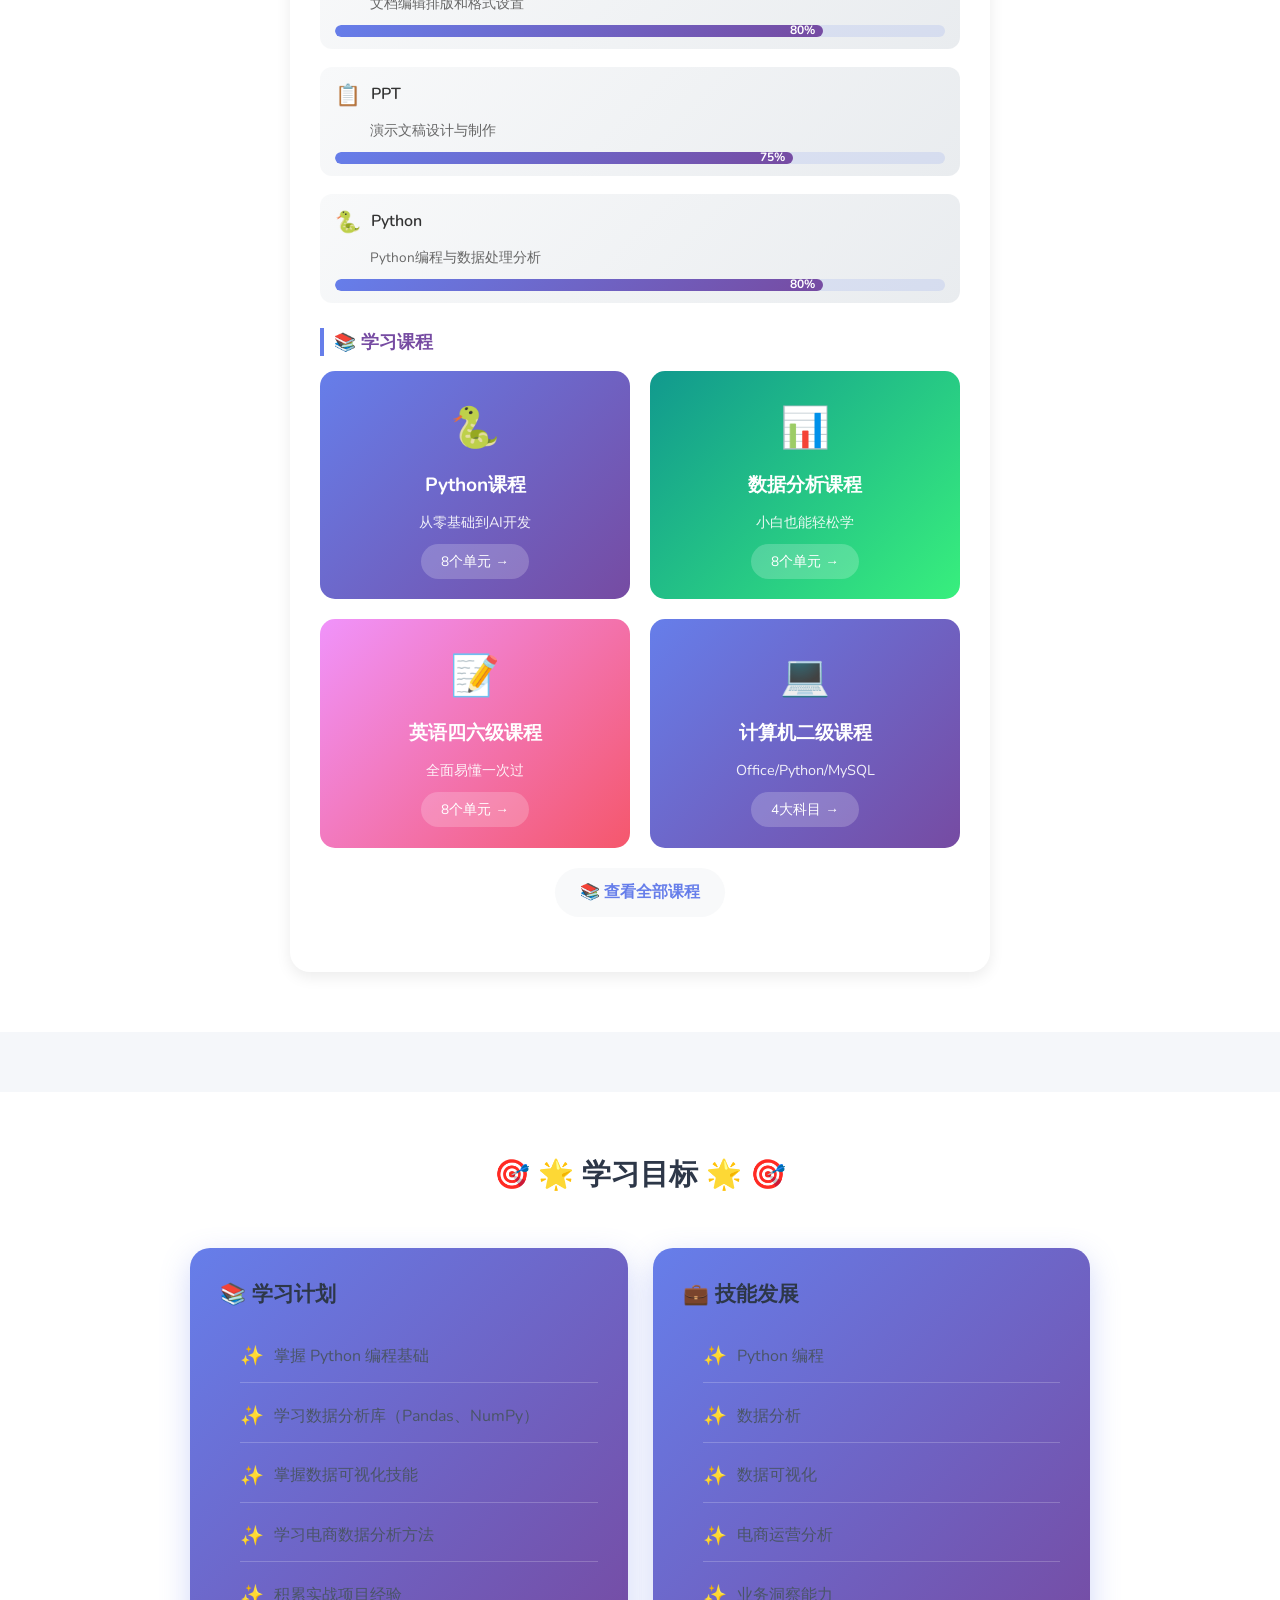
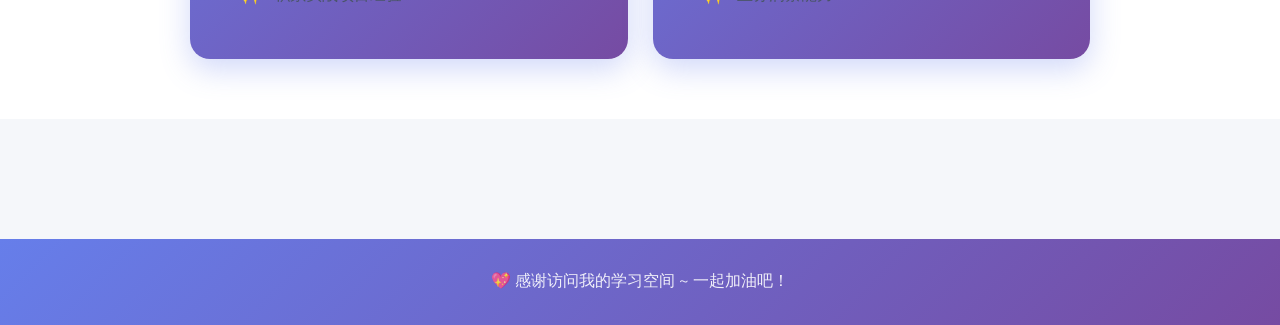
<file: main.html>
<!DOCTYPE html>
<html lang="zh-CN">
<head>
    <meta charset="UTF-8">
    <meta name="viewport" content="width=device-width, initial-scale=1.0">
    <title>李艺的学习空间</title>
    <link href="https://fonts.googleapis.com/css2?family=Nunito:wght@400;600;700;800&display=swap" rel="stylesheet">
    <link rel="stylesheet" href="style.css">
    <style>
        * {
            margin: 0;
            padding: 0;
            box-sizing: border-box;
        }

        body {
            font-family: 'Nunito', 'Segoe UI', sans-serif;
            background-color: #f5f7fa;
            color: #333;
            line-height: 1.6;
        }

        /* 可爱导航栏 */
        .navbar {
            background: linear-gradient(135deg, #667eea 0%, #764ba2 100%);
            padding: 15px 0;
            position: sticky;
            top: 0;
            z-index: 1000;
            box-shadow: 0 4px 15px rgba(102, 126, 234, 0.3);
        }

        .navbar .container {
            display: flex;
            justify-content: space-between;
            align-items: center;
        }

        .navbar-brand h1 {
            font-size: 1.5rem;
            margin: 0;
            color: white;
            font-weight: 800;
        }

        .navbar-menu ul {
            list-style: none;
            display: flex;
            gap: 20px;
            margin: 0;
            padding: 0;
        }

        .navbar-menu a {
            color: white;
            text-decoration: none;
            font-weight: 600;
            padding: 8px 20px;
            border-radius: 25px;
            transition: all 0.3s ease;
            background: rgba(255,255,255,0.1);
        }

        .navbar-menu a:hover, .navbar-menu a.active {
            background: rgba(255,255,255,0.3);
            transform: translateY(-2px);
        }

        /* 英雄区域 */
        .hero-section {
            background: linear-gradient(135deg, #667eea 0%, #764ba2 100%);
            color: white;
            padding: 60px 0;
            text-align: center;
            position: relative;
            overflow: hidden;
        }

        .hero-section::before {
            content: '✨';
            position: absolute;
            font-size: 100px;
            top: 20px;
            left: 10%;
            animation: float 3s ease-in-out infinite;
        }

        .hero-section::after {
            content: '🌟';
            position: absolute;
            font-size: 80px;
            bottom: 20px;
            right: 10%;
            animation: float 3s ease-in-out infinite reverse;
        }

        @keyframes float {
            0%, 100% { transform: translateY(0); }
            50% { transform: translateY(-15px); }
        }

        .hero-content {
            position: relative;
            z-index: 1;
        }

        .hero-content h2 {
            font-size: 2.2rem;
            margin-bottom: 15px;
            font-weight: 800;
        }

        .hero-content .intro-text {
            font-size: 1.1rem;
            color: rgba(255,255,255,0.95);
            margin-bottom: 15px;
            line-height: 1.8;
            max-width: 600px;
            margin-left: auto;
            margin-right: auto;
        }

        .hero-content .subtitle {
            font-size: 1.1rem;
            opacity: 0.9;
            margin-bottom: 10px;
        }

        .hero-content .tagline {
            display: inline-block;
            background: rgba(255,255,255,0.2);
            padding: 10px 30px;
            border-radius: 30px;
            margin-top: 15px;
            font-weight: 600;
        }

        /* 个人信息卡片 */
        .profile-section {
            padding: 60px 0;
            background: white;
        }

        .section-title {
            text-align: center;
            font-size: 1.8rem;
            color: #667eea;
            margin-bottom: 40px;
            font-weight: 800;
        }

        .section-title span {
            display: inline-block;
            animation: bounce 1s ease-in-out infinite;
        }

        @keyframes bounce {
            0%, 100% { transform: translateY(0); }
            50% { transform: translateY(-5px); }
        }

        .profile-card {
            max-width: 700px;
            margin: 0 auto;
            background: linear-gradient(135deg, #f8f9fa 0%, #e9ecef 100%);
            border-radius: 20px;
            padding: 30px;
            box-shadow: 0 10px 30px rgba(0,0,0,0.08);
        }

        .profile-grid {
            display: grid;
            grid-template-columns: repeat(2, 1fr);
            gap: 15px;
        }

        .profile-item {
            display: flex;
            align-items: center;
            gap: 10px;
            padding: 12px 15px;
            background: white;
            border-radius: 12px;
            transition: transform 0.3s ease, box-shadow 0.3s ease;
        }

        .profile-item:hover {
            transform: translateY(-3px);
            box-shadow: 0 5px 15px rgba(102, 126, 234, 0.15);
        }

        .profile-item .icon {
            font-size: 1.5rem;
        }

        .profile-item .label {
            font-weight: 600;
            color: #667eea;
            font-size: 0.85rem;
        }

        .profile-item .value {
            color: #333;
            font-size: 0.95rem;
        }

        /* 个人简介区域 */
        .bio-section {
            padding: 30px;
            background: white;
            border-radius: 20px;
            max-width: 700px;
            margin: 20px auto 0;
            box-shadow: 0 5px 15px rgba(0,0,0,0.08);
        }

        .bio-section h4 {
            text-align: center;
            color: #667eea;
            margin-bottom: 20px;
            font-size: 1.2rem;
        }

        .bio-text {
            font-size: 1rem;
            color: #555;
            line-height: 1.8;
            margin-bottom: 15px;
            text-align: justify;
        }

        .bio-motto {
            font-size: 1.1rem;
            color: #667eea;
            text-align: center;
            font-weight: 600;
            margin-top: 20px;
            padding: 15px;
            background: linear-gradient(135deg, rgba(102, 126, 234, 0.1) 0%, rgba(118, 75, 162, 0.1) 100%);
            border-radius: 15px;
        }

        /* 爱好区域 */
        .hobbies-section {
            padding: 30px;
            background: white;
            border-radius: 20px;
            max-width: 700px;
            margin: 20px auto 0;
        }

        .hobbies-section h4 {
            text-align: center;
            color: #667eea;
            margin-bottom: 25px;
            font-size: 1.2rem;
        }

        .hobby-cards {
            display: grid;
            grid-template-columns: repeat(2, 1fr);
            gap: 15px;
        }

        .hobby-card {
            display: flex;
            flex-direction: column;
            align-items: center;
            padding: 18px 15px;
            background: linear-gradient(135deg, #f8f9fa 0%, #e9ecef 100%);
            border-radius: 15px;
            transition: all 0.3s ease;
            text-align: center;
        }

        .hobby-card:hover {
            transform: translateY(-5px);
            box-shadow: 0 8px 25px rgba(102, 126, 234, 0.2);
            background: linear-gradient(135deg, #fff 0%, #f0f0f5 100%);
        }

        .hobby-icon {
            font-size: 2rem;
            margin-bottom: 8px;
        }

        .hobby-name {
            font-weight: 700;
            color: #333;
            font-size: 1rem;
            margin-bottom: 5px;
        }

        .hobby-desc {
            font-size: 0.8rem;
            color: #777;
            line-height: 1.4;
        }

        /* 技能特长区域 */
        .skills-section {
            padding: 30px;
            background: white;
            border-radius: 20px;
            max-width: 700px;
            margin: 20px auto 0;
            box-shadow: 0 5px 15px rgba(0,0,0,0.08);
        }

        .skills-section > h4 {
            text-align: center;
            color: #667eea;
            margin-bottom: 25px;
            font-size: 1.3rem;
        }

        .skill-category {
            margin-bottom: 25px;
        }

        .skill-category h5 {
            color: #764ba2;
            font-size: 1.1rem;
            margin-bottom: 15px;
            padding-left: 10px;
            border-left: 4px solid #667eea;
        }

        .skill-item {
            margin-bottom: 18px;
            padding: 12px 15px;
            background: linear-gradient(135deg, #f8f9fa 0%, #e9ecef 100%);
            border-radius: 12px;
            transition: all 0.3s ease;
        }

        .skill-item:hover {
            transform: translateX(5px);
            box-shadow: 0 3px 10px rgba(102, 126, 234, 0.15);
        }

        .skill-info {
            display: flex;
            align-items: center;
            gap: 10px;
            margin-bottom: 8px;
        }

        .skill-icon {
            font-size: 1.3rem;
        }

        .skill-name {
            font-weight: 600;
            color: #333;
            font-size: 1rem;
        }

        .skill-desc {
            font-size: 0.85rem;
            color: #666;
            margin-bottom: 10px;
            padding-left: 35px;
        }

        .progress-bar {
            height: 12px;
            background: rgba(102, 126, 234, 0.15);
            border-radius: 6px;
            overflow: hidden;
            position: relative;
        }

        .progress-fill {
            height: 100%;
            background: linear-gradient(135deg, #667eea 0%, #764ba2 100%);
            border-radius: 6px;
            transition: width 1s ease-in-out;
            position: relative;
            display: flex;
            align-items: center;
            justify-content: flex-end;
            padding-right: 8px;
        }

        .progress-text {
            color: white;
            font-size: 0.75rem;
            font-weight: 700;
            position: absolute;
            right: 8px;
        }

        /* 课程区域 */
        .courses-section {
            padding: 60px 0;
            background: #f5f7fa;
        }

        .courses-section .main-title {
            text-align: center;
            font-size: 2.5rem;
            color: #667eea;
            margin-bottom: 15px;
            font-weight: 800;
            text-shadow: 2px 2px 4px rgba(102, 126, 234, 0.2);
            animation: slideDown 0.8s ease-out;
        }

        @keyframes slideDown {
            from { opacity: 0; transform: translateY(-20px); }
            to { opacity: 1; transform: translateY(0); }
        }

        .lesson-grid {
            display: grid;
            grid-template-columns: repeat(auto-fill, minmax(280px, 1fr));
            gap: 25px;
            max-width: 1200px;
            margin: 0 auto;
        }

        .lesson-card {
            background: white;
            border-radius: 20px;
            padding: 25px;
            text-align: center;
            box-shadow: 0 5px 20px rgba(0,0,0,0.08);
            transition: all 0.3s ease;
            cursor: pointer;
            position: relative;
            overflow: hidden;
        }

        .lesson-card::before {
            content: '';
            position: absolute;
            top: 0;
            left: 0;
            width: 100%;
            height: 5px;
            background: linear-gradient(135deg, #667eea 0%, #764ba2 100%);
            transform: scaleX(0);
            transition: transform 0.3s ease;
        }

        .lesson-card:hover::before {
            transform: scaleX(1);
        }

        .lesson-card:hover {
            transform: translateY(-8px);
            box-shadow: 0 15px 40px rgba(102, 126, 234, 0.2);
        }

        .lesson-number {
            display: inline-flex;
            align-items: center;
            justify-content: center;
            width: 50px;
            height: 50px;
            background: linear-gradient(135deg, #667eea 0%, #764ba2 100%);
            color: white;
            border-radius: 50%;
            font-weight: 800;
            font-size: 1.2rem;
            margin-bottom: 15px;
            box-shadow: 0 5px 15px rgba(102, 126, 234, 0.3);
        }

        .lesson-card h4 {
            font-size: 1.2rem;
            color: #333;
            margin-bottom: 10px;
            font-weight: 700;
        }

        .lesson-card p {
            color: #666;
            font-size: 0.9rem;
            margin-bottom: 15px;
        }

        .lesson-card .btn {
            display: inline-block;
            padding: 10px 25px;
            background: linear-gradient(135deg, #667eea 0%, #764ba2 100%);
            color: white;
            text-decoration: none;
            border-radius: 25px;
            font-weight: 600;
            font-size: 0.9rem;
            transition: all 0.3s ease;
        }

        .lesson-card:hover .btn {
            background: linear-gradient(135deg, #764ba2 0%, #667eea 100%);
            transform: scale(1.05);
        }

        /* 学习目标 */
        .goals-section {
            padding: 60px 0;
            background: white;
        }

        .goals-content {
            display: grid;
            grid-template-columns: repeat(auto-fit, minmax(280px, 1fr));
            gap: 25px;
            max-width: 900px;
            margin: 0 auto;
        }

        .goal-card {
            background: linear-gradient(135deg, #667eea 0%, #764ba2 100%);
            color: white;
            padding: 30px;
            border-radius: 20px;
            box-shadow: 0 10px 30px rgba(102, 126, 234, 0.3);
            transition: transform 0.3s ease;
        }

        .goal-card:hover {
            transform: translateY(-5px);
        }

        .goal-card h3 {
            font-size: 1.3rem;
            margin-bottom: 20px;
            display: flex;
            align-items: center;
            gap: 10px;
        }

        .goal-card ul {
            list-style: none;
            padding: 0;
        }

        .goal-card li {
            padding: 10px 0;
            border-bottom: 1px solid rgba(255,255,255,0.2);
            display: flex;
            align-items: center;
            gap: 10px;
        }

        .goal-card li:last-child {
            border-bottom: none;
        }

        .goal-card li::before {
            content: '✨';
            font-size: 1.2rem;
        }

        /* 页脚 */
        footer {
            background: linear-gradient(135deg, #667eea 0%, #764ba2 100%);
            color: white;
            text-align: center;
            padding: 30px 0;
        }

        footer p {
            opacity: 0.9;
        }

        /* 容器 */
        .container {
            max-width: 1200px;
            margin: 0 auto;
            padding: 0 20px;
        }

        /* 响应式 */
        @media (max-width: 768px) {
            .navbar .container {
                flex-direction: column;
                gap: 15px;
            }
            
            .navbar-menu ul {
                gap: 10px;
            }
            
            .navbar-menu a {
                padding: 6px 15px;
                font-size: 0.9rem;
            }
            
            .hero-content h2 {
                font-size: 1.6rem;
            }
            
            .profile-grid {
                grid-template-columns: 1fr;
            }
            
            .lesson-grid {
                grid-template-columns: 1fr;
            }
            
            .goals-content {
                grid-template-columns: 1fr;
            }
        }

        /* 小装饰 */
        .back-btn {
            display: inline-flex;
            align-items: center;
            gap: 8px;
            color: white;
            text-decoration: none;
            font-weight: 600;
            margin-bottom: 20px;
            padding: 10px 20px;
            background: rgba(255,255,255,0.2);
            border-radius: 25px;
            transition: all 0.3s ease;
        }

        .back-btn:hover {
            background: rgba(255,255,255,0.3);
            transform: translateX(-5px);
        }
    </style>
</head>
<body>
    <header>
        <nav class="navbar">
            <div class="container">
                <div class="navbar-brand">
                    <h1>📚 李艺的学习空间</h1>
                </div>
                <div class="navbar-menu">
                    <ul>
                        <li><a href="#profile">🌸 关于我</a></li>
                        <li><a href="#courses">📖 课程</a></li>
                        <li><a href="#goals">🎯 目标</a></li>
                        <li><a href="welcome.html">🏠 首页</a></li>
                    </ul>
                </div>
            </div>
        </nav>
    </header>

    <main>
        <!-- 英雄区域 -->
        <section class="hero-section">
            <div class="container hero-content">
                <h2>👋 你好，我是李艺！</h2>
                <p class="intro-text">Hello！我是李艺，是一名土生土长的广东人，就读于广东科学技术职业学院，是一名朝气蓬勃，奋发向上的大一学生。</p>
                <p class="subtitle">广东科学技术职业学院 · 25商数1班</p>
                <p class="subtitle">商务数据分析与应用专业</p>
                <span class="tagline">🌈 一起探索Python和数据分析的奇妙世界吧~</span>
            </div>
        </section>

        <!-- 个人信息 -->
        <section id="profile" class="profile-section">
            <div class="container">
                <h2 class="section-title">🌸 <span>✨</span> 关于我 <span>✨</span> 🌸</h2>
                
                <div class="profile-card">
                    <div class="profile-grid">
                        <div class="profile-item">
                            <span class="icon">👤</span>
                            <div>
                                <div class="label">姓名</div>
                                <div class="value">李艺</div>
                            </div>
                        </div>
                        <div class="profile-item">
                            <span class="icon">🚺</span>
                            <div>
                                <div class="label">性别</div>
                                <div class="value">女</div>
                            </div>
                        </div>
                        <div class="profile-item">
                            <span class="icon">📍</span>
                            <div>
                                <div class="label">籍贯</div>
                                <div class="value">广东</div>
                            </div>
                        </div>
                        <div class="profile-item">
                            <span class="icon">🏫</span>
                            <div>
                                <div class="label">学校</div>
                                <div class="value">广东科学技术职业学院</div>
                            </div>
                        </div>
                        <div class="profile-item">
                            <span class="icon">📊</span>
                            <div>
                                <div class="label">专业</div>
                                <div class="value">商务数据分析与应用</div>
                            </div>
                        </div>
                        <div class="profile-item">
                            <span class="icon">👥</span>
                            <div>
                                <div class="label">班级</div>
                                <div class="value">25商数1班</div>
                            </div>
                        </div>
                        <div class="profile-item">
                            <span class="icon">📝</span>
                            <div>
                                <div class="label">学号</div>
                                <div class="value">0220250205</div>
                            </div>
                        </div>
                        <div class="profile-item">
                            <span class="icon">✉️</span>
                            <div>
                                <div class="label">邮箱</div>
                                <div class="value">1647057717@qq.com</div>
                            </div>
                        </div>
                    </div>
                </div>

                <div class="bio-section">
                    <h4>✨ 个人简介 ✨</h4>
                    <p class="bio-text">Hello！我是李艺，是一名土生土长的广东人，就读于广东科学技术职业学院，是一名朝气蓬勃，奋发向上的大一学生。</p>
                    <p class="bio-text">我对数据分析有浓厚的兴趣，喜欢从繁杂的数据中梳理规律，挖掘隐藏信息，习惯用理性的量化思维看待问题，在数据分析的过程中不断学习成长。</p>
                    <p class="bio-text">课余时间喜欢听歌，刷剧，探索美食和制作短视频。</p>
                    <p class="bio-motto">🌟 相信只要步履不停，日日精进，终会光芒万丈。</p>
                </div>

                <div class="hobbies-section">
                    <h4>💖 我的爱好 💖</h4>
                    <div class="hobby-cards">
                        <div class="hobby-card">
                            <span class="hobby-icon">🎵</span>
                            <span class="hobby-name">听音乐</span>
                            <span class="hobby-desc">用旋律装点生活</span>
                        </div>
                        <div class="hobby-card">
                            <span class="hobby-icon">📺</span>
                            <span class="hobby-name">刷剧</span>
                            <span class="hobby-desc">在剧情里体验百味人生</span>
                        </div>
                        <div class="hobby-card">
                            <span class="hobby-icon">🍜</span>
                            <span class="hobby-name">探索美食</span>
                            <span class="hobby-desc">舌尖上的环球旅行</span>
                        </div>
                        <div class="hobby-card">
                            <span class="hobby-icon">🎬</span>
                            <span class="hobby-name">短视频制作</span>
                            <span class="hobby-desc">用镜头记录精彩瞬间</span>
                        </div>
                        <div class="hobby-card">
                            <span class="hobby-icon">🎮</span>
                            <span class="hobby-name">小游戏制作</span>
                            <span class="hobby-desc">创造属于自己的小世界</span>
                        </div>
                        <div class="hobby-card">
                            <span class="hobby-icon">💻</span>
                            <span class="hobby-name">网页编写</span>
                            <span class="hobby-desc">用代码编织数字梦想</span>
                        </div>
                        <div class="hobby-card">
                            <span class="hobby-icon">📊</span>
                            <span class="hobby-name">数据分析</span>
                            <span class="hobby-desc">在数据中挖掘隐藏规律</span>
                        </div>
                        <div class="hobby-card">
                            <span class="hobby-icon">🚀</span>
                            <span class="hobby-name">学习新技能</span>
                            <span class="hobby-desc">保持好奇心，不断成长</span>
                        </div>
                    </div>
                </div>

                <div class="skills-section">
                    <h4>🚀 技能特长 🚀</h4>
                    
                    <div class="skill-category">
                        <h5>📊 数据分析</h5>
                        <div class="skill-item">
                            <div class="skill-info">
                                <span class="skill-icon">📊</span>
                                <span class="skill-name">数据分析</span>
                            </div>
                            <div class="skill-desc">使用Python和Excel进行数据处理与统计分析</div>
                            <div class="progress-bar">
                                <div class="progress-fill" style="width: 80%">
                                    <span class="progress-text">80%</span>
                                </div>
                            </div>
                        </div>
                        <div class="skill-item">
                            <div class="skill-info">
                                <span class="skill-icon">🎨</span>
                                <span class="skill-name">数据可视化</span>
                            </div>
                            <div class="skill-desc">使用Matplotlib、Seaborn制作精美图表</div>
                            <div class="progress-bar">
                                <div class="progress-fill" style="width: 75%">
                                    <span class="progress-text">75%</span>
                                </div>
                            </div>
                        </div>
                        <div class="skill-item">
                            <div class="skill-info">
                                <span class="skill-icon">📈</span>
                                <span class="skill-name">数据统计</span>
                            </div>
                            <div class="skill-desc">掌握描述性统计、相关性分析方法</div>
                            <div class="progress-bar">
                                <div class="progress-fill" style="width: 70%">
                                    <span class="progress-text">70%</span>
                                </div>
                            </div>
                        </div>
                        <div class="skill-item">
                            <div class="skill-info">
                                <span class="skill-icon">🔧</span>
                                <span class="skill-name">数据处理</span>
                            </div>
                            <div class="skill-desc">使用Pandas、NumPy进行数据清洗和转换</div>
                            <div class="progress-bar">
                                <div class="progress-fill" style="width: 85%">
                                    <span class="progress-text">85%</span>
                                </div>
                            </div>
                        </div>
                        <div class="skill-item">
                            <div class="skill-info">
                                <span class="skill-icon">💎</span>
                                <span class="skill-name">数据挖掘</span>
                            </div>
                            <div class="skill-desc">学习数据挖掘算法和机器学习基础</div>
                            <div class="progress-bar">
                                <div class="progress-fill" style="width: 60%">
                                    <span class="progress-text">60%</span>
                                </div>
                            </div>
                        </div>
                    </div>

                    <div class="skill-category">
                        <h5>💼 办公软件</h5>
                        <div class="skill-item">
                            <div class="skill-info">
                                <span class="skill-icon">📱</span>
                                <span class="skill-name">Excel</span>
                            </div>
                            <div class="skill-desc">熟练使用数据透视表、函数公式</div>
                            <div class="progress-bar">
                                <div class="progress-fill" style="width: 85%">
                                    <span class="progress-text">85%</span>
                                </div>
                            </div>
                        </div>
                        <div class="skill-item">
                            <div class="skill-info">
                                <span class="skill-icon">📝</span>
                                <span class="skill-name">Word</span>
                            </div>
                            <div class="skill-desc">文档编辑排版和格式设置</div>
                            <div class="progress-bar">
                                <div class="progress-fill" style="width: 80%">
                                    <span class="progress-text">80%</span>
                                </div>
                            </div>
                        </div>
                        <div class="skill-item">
                            <div class="skill-info">
                                <span class="skill-icon">📋</span>
                                <span class="skill-name">PPT</span>
                            </div>
                            <div class="skill-desc">演示文稿设计与制作</div>
                            <div class="progress-bar">
                                <div class="progress-fill" style="width: 75%">
                                    <span class="progress-text">75%</span>
                                </div>
                            </div>
                        </div>
                        <div class="skill-item">
                            <div class="skill-info">
                                <span class="skill-icon">🐍</span>
                                <span class="skill-name">Python</span>
                            </div>
                            <div class="skill-desc">Python编程与数据处理分析</div>
                            <div class="progress-bar">
                                <div class="progress-fill" style="width: 80%">
                                    <span class="progress-text">80%</span>
                                </div>
                            </div>
                        </div>
                    </div>

                    <!-- 学习课程分类 -->
                    <div class="skill-category">
                        <h5>📚 学习课程</h5>
                        <div style="display: grid; grid-template-columns: repeat(auto-fit, minmax(280px, 1fr)); gap: 20px; margin-top: 15px;">
                            <!-- Python课程 -->
                            <div onclick="location.href='python-course.html'" style="background: linear-gradient(135deg, #667eea 0%, #764ba2 100%); color: white; padding: 25px; border-radius: 15px; cursor: pointer; transition: all 0.3s ease; text-align: center;">
                                <div style="font-size: 2.5rem; margin-bottom: 10px;">🐍</div>
                                <h4 style="margin-bottom: 10px; font-size: 1.2rem;">Python课程</h4>
                                <p style="font-size: 0.9rem; opacity: 0.9; margin-bottom: 15px;">从零基础到AI开发</p>
                                <span style="background: rgba(255,255,255,0.2); padding: 8px 20px; border-radius: 20px; font-size: 0.85rem;">8个单元 →</span>
                            </div>
                            <!-- 数据分析课程 -->
                            <div onclick="location.href='data-analysis-course.html'" style="background: linear-gradient(135deg, #11998e 0%, #38ef7d 100%); color: white; padding: 25px; border-radius: 15px; cursor: pointer; transition: all 0.3s ease; text-align: center;">
                                <div style="font-size: 2.5rem; margin-bottom: 10px;">📊</div>
                                <h4 style="margin-bottom: 10px; font-size: 1.2rem;">数据分析课程</h4>
                                <p style="font-size: 0.9rem; opacity: 0.9; margin-bottom: 15px;">小白也能轻松学</p>
                                <span style="background: rgba(255,255,255,0.2); padding: 8px 20px; border-radius: 20px; font-size: 0.85rem;">8个单元 →</span>
                            </div>
                            <!-- 英语四六级课程 -->
                            <div onclick="location.href='english-course.html'" style="background: linear-gradient(135deg, #f093fb 0%, #f5576c 100%); color: white; padding: 25px; border-radius: 15px; cursor: pointer; transition: all 0.3s ease; text-align: center;">
                                <div style="font-size: 2.5rem; margin-bottom: 10px;">📝</div>
                                <h4 style="margin-bottom: 10px; font-size: 1.2rem;">英语四六级课程</h4>
                                <p style="font-size: 0.9rem; opacity: 0.9; margin-bottom: 15px;">全面易懂一次过</p>
                                <span style="background: rgba(255,255,255,0.2); padding: 8px 20px; border-radius: 20px; font-size: 0.85rem;">8个单元 →</span>
                            </div>
                            <!-- 计算机二级课程 -->
                            <div onclick="location.href='computer-level2.html'" style="background: linear-gradient(135deg, #667eea 0%, #764ba2 100%); color: white; padding: 25px; border-radius: 15px; cursor: pointer; transition: all 0.3s ease; text-align: center;">
                                <div style="font-size: 2.5rem; margin-bottom: 10px;">💻</div>
                                <h4 style="margin-bottom: 10px; font-size: 1.2rem;">计算机二级课程</h4>
                                <p style="font-size: 0.9rem; opacity: 0.9; margin-bottom: 15px;">Office/Python/MySQL</p>
                                <span style="background: rgba(255,255,255,0.2); padding: 8px 20px; border-radius: 20px; font-size: 0.85rem;">4大科目 →</span>
                            </div>
                        </div>
                        <div style="text-align: center; margin-top: 20px;">
                            <a href="learning-courses.html" style="display: inline-flex; align-items: center; gap: 8px; background: #f8f9fa; color: #667eea; padding: 12px 25px; border-radius: 25px; text-decoration: none; font-weight: 600; transition: all 0.3s ease;">
                                📚 查看全部课程
                            </a>
                        </div>
                    </div>
                </div>
            </div>
        </section>

        <!-- 学习目标 -->
        <section id="goals" class="goals-section">
            <div class="container">
                <h2 class="section-title">🎯 <span>🌟</span> 学习目标 <span>🌟</span> 🎯</h2>
                <div class="goals-content">
                    <div class="goal-card">
                        <h3>📚 学习计划</h3>
                        <ul>
                            <li>掌握 Python 编程基础</li>
                            <li>学习数据分析库（Pandas、NumPy）</li>
                            <li>掌握数据可视化技能</li>
                            <li>学习电商数据分析方法</li>
                            <li>积累实战项目经验</li>
                        </ul>
                    </div>
                    <div class="goal-card">
                        <h3>💼 技能发展</h3>
                        <ul>
                            <li>Python 编程</li>
                            <li>数据分析</li>
                            <li>数据可视化</li>
                            <li>电商运营分析</li>
                            <li>业务洞察能力</li>
                        </ul>
                    </div>
                </div>
            </div>
        </section>
    </main>

    <footer>
        <div class="container">
            <p>💖 感谢访问我的学习空间 ~ 一起加油吧！</p>
        </div>
    </footer>

    <script>
        // 平滑滚动
        document.querySelectorAll('a[href^="#"]').forEach(anchor => {
            anchor.addEventListener('click', function (e) {
                e.preventDefault();
                const target = document.querySelector(this.getAttribute('href'));
                if (target) {
                    target.scrollIntoView({
                        behavior: 'smooth',
                        block: 'start'
                    });
                }
            });
        });

        // 课程卡片动画
        const cards = document.querySelectorAll('.lesson-card');
        const observer = new IntersectionObserver((entries) => {
            entries.forEach((entry, index) => {
                if (entry.isIntersecting) {
                    setTimeout(() => {
                        entry.target.style.opacity = '1';
                        entry.target.style.transform = 'translateY(0)';
                    }, index * 100);
                }
            });
        }, { threshold: 0.1 });

        cards.forEach(card => {
            card.style.opacity = '0';
            card.style.transform = 'translateY(30px)';
            card.style.transition = 'all 0.5s ease';
            observer.observe(card);
        });
    </script>
</body>
</html>
</file>
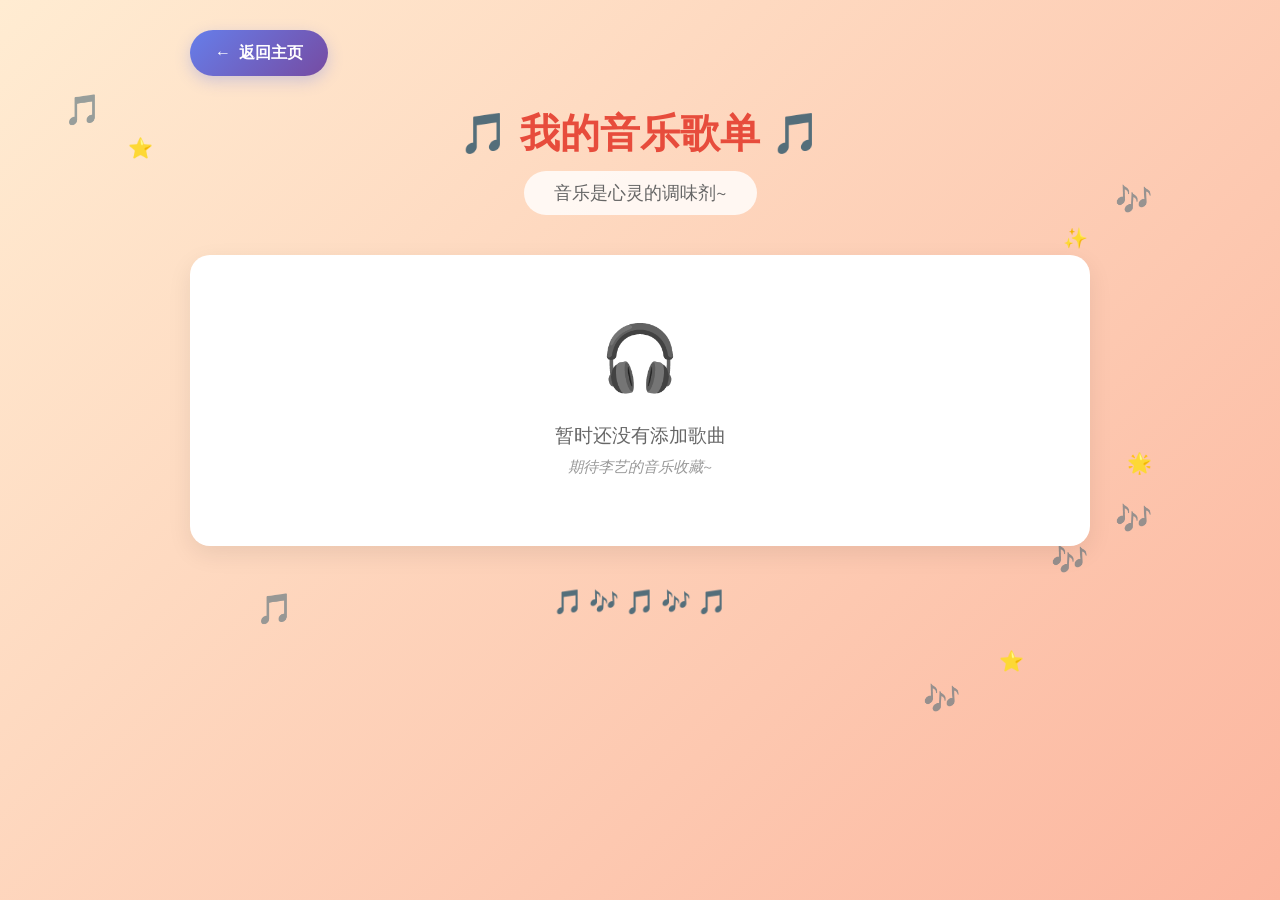
<file: music.html>
<!DOCTYPE html>
<html lang="zh-CN">
<head>
    <meta charset="UTF-8">
    <meta name="viewport" content="width=device-width, initial-scale=1.0">
    <title>🎵 李艺的音乐空间</title>
    <link href="https://fonts.googleapis.com/css2?family=Nunito:wght@400;600;700;800&display=swap" rel="stylesheet">
    <style>
        * {
            margin: 0;
            padding: 0;
            box-sizing: border-box;
        }

        body {
            font-family: 'Nunito', 'Segoe UI', sans-serif;
            background: linear-gradient(135deg, #ffecd2 0%, #fcb69f 100%);
            min-height: 100vh;
            padding: 30px;
            position: relative;
            overflow-x: hidden;
        }

        .bg-decoration {
            position: fixed;
            width: 100%;
            height: 100%;
            top: 0;
            left: 0;
            pointer-events: none;
            z-index: 0;
        }

        .music-note {
            position: absolute;
            font-size: 30px;
            animation: float-music 4s ease-in-out infinite;
            opacity: 0.6;
        }

        .note-1 { top: 10%; left: 5%; animation-delay: 0s; }
        .note-2 { top: 20%; right: 10%; animation-delay: 0.5s; }
        .note-3 { top: 40%; left: 15%; animation-delay: 1s; }
        .note-4 { top: 60%; right: 15%; animation-delay: 1.5s; }
        .note-5 { bottom: 30%; left: 20%; animation-delay: 2s; }
        .note-6 { bottom: 20%; right: 25%; animation-delay: 2.5s; }
        .note-7 { top: 30%; left: 80%; animation-delay: 0.3s; }
        .note-8 { bottom: 40%; right: 10%; animation-delay: 1.8s; }

        @keyframes float-music {
            0%, 100% { transform: translateY(0) rotate(0deg); }
            50% { transform: translateY(-20px) rotate(10deg); }
        }

        .stars {
            position: fixed;
            width: 100%;
            height: 100%;
            top: 0;
            left: 0;
            pointer-events: none;
            z-index: 0;
        }

        .star {
            position: absolute;
            font-size: 20px;
            animation: twinkle 2s ease-in-out infinite;
        }

        @keyframes twinkle {
            0%, 100% { opacity: 0.3; transform: scale(1); }
            50% { opacity: 1; transform: scale(1.2); }
        }

        .container {
            max-width: 900px;
            margin: 0 auto;
            position: relative;
            z-index: 1;
        }

        .header {
            text-align: center;
            margin-bottom: 40px;
            animation: slideDown 0.8s ease-out;
        }

        @keyframes slideDown {
            from { opacity: 0; transform: translateY(-30px); }
            to { opacity: 1; transform: translateY(0); }
        }

        .header h1 {
            font-size: 2.5rem;
            color: #e74c3c;
            font-weight: 800;
            margin-bottom: 10px;
            display: flex;
            align-items: center;
            justify-content: center;
            gap: 15px;
        }

        .header p {
            font-size: 1.1rem;
            color: #666;
            background: rgba(255,255,255,0.8);
            padding: 10px 30px;
            border-radius: 25px;
            display: inline-block;
        }

        .back-btn {
            display: inline-flex;
            align-items: center;
            gap: 8px;
            background: linear-gradient(135deg, #667eea 0%, #764ba2 100%);
            color: white;
            padding: 12px 25px;
            border-radius: 25px;
            text-decoration: none;
            font-weight: 600;
            margin-bottom: 30px;
            transition: all 0.3s ease;
            box-shadow: 0 5px 15px rgba(102, 126, 234, 0.3);
        }

        .back-btn:hover {
            transform: translateY(-3px);
            box-shadow: 0 8px 25px rgba(102, 126, 234, 0.4);
        }

        .music-grid {
            display: grid;
            gap: 20px;
        }

        .empty-message {
            text-align: center;
            padding: 60px 20px;
            background: white;
            border-radius: 20px;
            box-shadow: 0 8px 25px rgba(0,0,0,0.08);
            animation: fadeInUp 0.6s ease-out;
        }

        .empty-icon {
            font-size: 4rem;
            display: block;
            margin-bottom: 20px;
            animation: pulse 2s ease-in-out infinite;
        }

        @keyframes pulse {
            0%, 100% { transform: scale(1); opacity: 0.8; }
            50% { transform: scale(1.1); opacity: 1; }
        }

        .empty-message p {
            font-size: 1.2rem;
            color: #666;
            margin-bottom: 8px;
        }

        .empty-hint {
            font-size: 0.95rem !important;
            color: #999 !important;
            font-style: italic;
        }

        .music-card {
            background: white;
            border-radius: 20px;
            padding: 20px 25px;
            display: flex;
            align-items: center;
            gap: 20px;
            box-shadow: 0 8px 25px rgba(0,0,0,0.08);
            transition: all 0.3s ease;
            animation: fadeInUp 0.6s ease-out backwards;
            position: relative;
        }

        .music-card:hover {
            transform: translateY(-5px) scale(1.01);
            box-shadow: 0 12px 35px rgba(0,0,0,0.12);
        }

        .music-card.playing {
            background: linear-gradient(135deg, #fff5f5 0%, #ffe0e0 100%);
            border: 2px solid #e74c3c;
        }

        .music-card:nth-child(1) { animation-delay: 0.1s; }
        .music-card:nth-child(2) { animation-delay: 0.2s; }
        .music-card:nth-child(3) { animation-delay: 0.3s; }
        .music-card:nth-child(4) { animation-delay: 0.4s; }
        .music-card:nth-child(5) { animation-delay: 0.5s; }

        @keyframes fadeInUp {
            from { opacity: 0; transform: translateY(30px); }
            to { opacity: 1; transform: translateY(0); }
        }

        /* 音乐插件样式 */
        .music-plugin {
            display: flex;
            flex-direction: column;
            align-items: center;
            gap: 8px;
            padding: 10px;
            background: linear-gradient(135deg, #667eea 0%, #764ba2 100%);
            border-radius: 15px;
            min-width: 70px;
            box-shadow: 0 5px 15px rgba(102, 126, 234, 0.3);
            transition: all 0.3s ease;
        }

        .plugin-icon {
            font-size: 1.8rem;
            animation: bounce-icon 1s ease-in-out infinite;
        }

        @keyframes bounce-icon {
            0%, 100% { transform: translateY(0); }
            50% { transform: translateY(-5px); }
        }

        .plugin-bars {
            display: flex;
            align-items: flex-end;
            gap: 3px;
            height: 20px;
        }

        .plugin-bars .bar {
            width: 5px;
            background: white;
            border-radius: 2px;
            animation: equalizer 0.8s ease-in-out infinite;
        }

        .plugin-bars .bar:nth-child(1) { height: 8px; animation-delay: 0s; }
        .plugin-bars .bar:nth-child(2) { height: 15px; animation-delay: 0.1s; }
        .plugin-bars .bar:nth-child(3) { height: 20px; animation-delay: 0.2s; }
        .plugin-bars .bar:nth-child(4) { height: 12px; animation-delay: 0.3s; }
        .plugin-bars .bar:nth-child(5) { height: 6px; animation-delay: 0.4s; }

        @keyframes equalizer {
            0%, 100% { transform: scaleY(0.5); }
            50% { transform: scaleY(1); }
        }

        .music-card:hover .plugin-bars .bar {
            animation-duration: 0.5s;
        }

        .music-card:hover .plugin-icon {
            animation: spin-icon 1s ease-in-out infinite;
        }

        @keyframes spin-icon {
            0%, 100% { transform: rotate(0deg); }
            25% { transform: rotate(-15deg); }
            75% { transform: rotate(15deg); }
        }

        /* 暂停按钮 */
        .pause-btn {
            position: absolute;
            right: 20px;
            top: 50%;
            transform: translateY(-50%);
            width: 50px;
            height: 50px;
            background: linear-gradient(135deg, #e74c3c 0%, #f39c12 100%);
            border-radius: 50%;
            display: flex;
            align-items: center;
            justify-content: center;
            cursor: pointer;
            opacity: 0;
            transition: all 0.3s ease;
            box-shadow: 0 5px 15px rgba(231, 76, 60, 0.4);
            z-index: 10;
        }

        .pause-btn .pause-icon {
            display: flex;
            gap: 5px;
        }

        .pause-btn .pause-icon span {
            width: 6px;
            height: 18px;
            background: white;
            border-radius: 2px;
        }

        .music-card:hover .pause-btn,
        .music-card.playing .pause-btn {
            opacity: 1;
        }

        .pause-btn:hover {
            transform: translateY(-50%) scale(1.15);
            box-shadow: 0 8px 25px rgba(231, 76, 60, 0.5);
        }

        /* 播放中状态 */
        .music-card.playing .plugin-icon {
            animation: spin-icon-playing 1s linear infinite;
        }

        @keyframes spin-icon-playing {
            from { transform: rotate(0deg); }
            to { transform: rotate(360deg); }
        }

        .music-card.playing .plugin-bars .bar {
            animation-duration: 0.3s;
        }

        /* 进度条样式 */
        .progress-section {
            flex: 1;
            min-width: 0;
        }

        .music-info {
            display: flex;
            flex-direction: column;
            gap: 8px;
        }

        .music-title {
            font-size: 1.4rem;
            font-weight: 700;
            color: #333;
            white-space: nowrap;
            overflow: hidden;
            text-overflow: ellipsis;
        }

        .music-artist {
            font-size: 1rem;
            color: #666;
            white-space: nowrap;
            overflow: hidden;
            text-overflow: ellipsis;
        }

        .progress-container {
            margin-top: 5px;
        }

        .progress-bar {
            height: 6px;
            background: #e0e0e0;
            border-radius: 3px;
            overflow: hidden;
            cursor: pointer;
        }

        .progress-fill {
            height: 100%;
            background: linear-gradient(90deg, #e74c3c, #f39c12);
            border-radius: 3px;
            width: 0%;
            transition: width 0.1s linear;
        }

        .progress-bar:hover .progress-fill {
            background: linear-gradient(90deg, #c0392b, #e74c3c);
        }

        .time-display {
            display: flex;
            justify-content: space-between;
            font-size: 0.75rem;
            color: #999;
            margin-top: 4px;
        }

        .music-tag {
            display: inline-flex;
            align-items: center;
            gap: 5px;
            font-size: 0.85rem;
            color: #e74c3c;
            background: rgba(231, 76, 60, 0.1);
            padding: 4px 12px;
            border-radius: 15px;
            margin-top: 5px;
        }

        .footer-decoration {
            text-align: center;
            margin-top: 40px;
            font-size: 1.5rem;
            animation: bounce 1s ease-in-out infinite;
        }

        @keyframes bounce {
            0%, 100% { transform: translateY(0); }
            50% { transform: translateY(-10px); }
        }

        @media (max-width: 768px) {
            body {
                padding: 20px;
            }

            .header h1 {
                font-size: 1.8rem;
            }

            .music-card {
                flex-direction: column;
                text-align: center;
                padding-right: 25px;
            }

            .music-info {
                width: 100%;
            }

            .music-plugin {
                flex-direction: row;
                width: auto;
                padding: 8px 15px;
            }

            .pause-btn {
                position: static;
                transform: none;
                margin-top: 10px;
            }

            .pause-btn:hover {
                transform: scale(1.15);
            }
        }
    </style>
</head>
<body>
    <div class="bg-decoration">
        <span class="music-note note-1">🎵</span>
        <span class="music-note note-2">🎶</span>
        <span class="music-note note-3">🎵</span>
        <span class="music-note note-4">🎶</span>
        <span class="music-note note-5">🎵</span>
        <span class="music-note note-6">🎶</span>
        <span class="music-note note-7">🎵</span>
        <span class="music-note note-8">🎶</span>
    </div>

    <div class="stars">
        <span class="star" style="top: 15%; left: 10%;">⭐</span>
        <span class="star" style="top: 25%; right: 15%; animation-delay: 0.3s;">✨</span>
        <span class="star" style="bottom: 40%; left: 20%; animation-delay: 0.6s;">⭐</span>
        <span class="star" style="top: 50%; right: 10%; animation-delay: 0.9s;">🌟</span>
        <span class="star" style="bottom: 25%; right: 20%; animation-delay: 1.2s;">⭐</span>
        <span class="star" style="top: 35%; left: 75%; animation-delay: 0.5s;">✨</span>
    </div>

    <div class="container">
        <a href="main.html" class="back-btn">
            <span>←</span>
            <span>返回主页</span>
        </a>

        <div class="header">
            <h1>🎵 我的音乐歌单 🎵</h1>
            <p>音乐是心灵的调味剂~</p>
        </div>

        <div class="empty-message">
            <span class="empty-icon">🎧</span>
            <p>暂时还没有添加歌曲</p>
            <p class="empty-hint">期待李艺的音乐收藏~</p>
        </div>

        <div class="footer-decoration">
            🎵 🎶 🎵 🎶 🎵
        </div>
    </div>
</body>
</html>
</file>
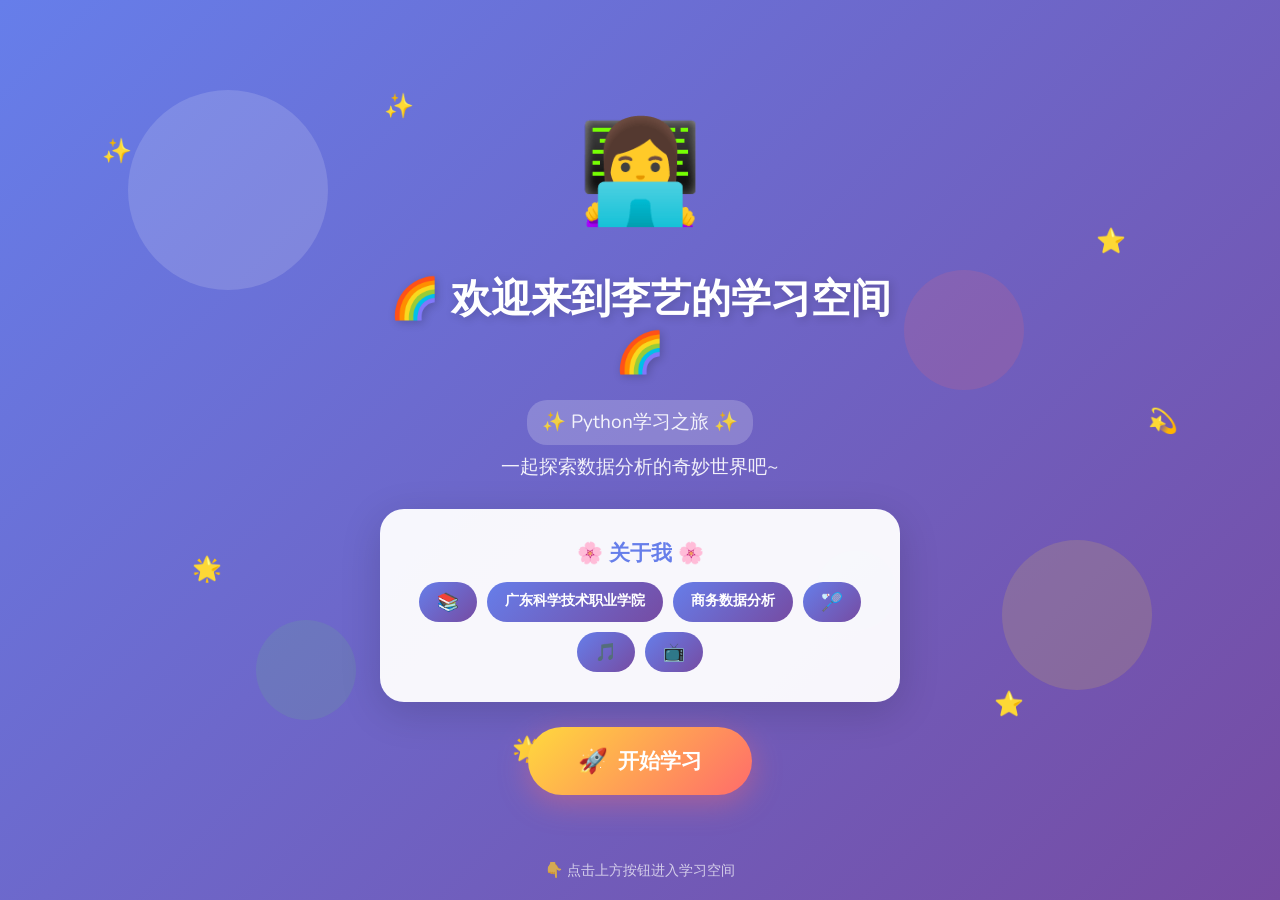
<file: welcome.html>
<!DOCTYPE html>
<html lang="zh-CN">
<head>
    <meta charset="UTF-8">
    <meta name="viewport" content="width=device-width, initial-scale=1.0">
    <title>欢迎来到李艺的学习空间 ✨</title>
    <link href="https://fonts.googleapis.com/css2?family=Nunito:wght@400;600;700;800&display=swap" rel="stylesheet">
    <style>
        * {
            margin: 0;
            padding: 0;
            box-sizing: border-box;
        }

        body {
            font-family: 'Nunito', 'Segoe UI', sans-serif;
            background: linear-gradient(135deg, #667eea 0%, #764ba2 100%);
            min-height: 100vh;
            display: flex;
            justify-content: center;
            align-items: center;
            overflow: hidden;
            position: relative;
        }

        /* 背景装饰 */
        .bg-decoration {
            position: fixed;
            width: 100%;
            height: 100%;
            top: 0;
            left: 0;
            pointer-events: none;
            overflow: hidden;
            z-index: 0;
        }

        .floating-shape {
            position: absolute;
            border-radius: 50%;
            opacity: 0.15;
            animation: float 6s ease-in-out infinite;
        }

        .shape-1 {
            width: 200px;
            height: 200px;
            background: #fff;
            top: 10%;
            left: 10%;
            animation-delay: 0s;
        }

        .shape-2 {
            width: 150px;
            height: 150px;
            background: #ffd93d;
            top: 60%;
            right: 10%;
            animation-delay: 1s;
        }

        .shape-3 {
            width: 100px;
            height: 100px;
            background: #6bcb77;
            bottom: 20%;
            left: 20%;
            animation-delay: 2s;
        }

        .shape-4 {
            width: 120px;
            height: 120px;
            background: #ff6b6b;
            top: 30%;
            right: 20%;
            animation-delay: 3s;
        }

        .shape-5 {
            width: 80px;
            height: 80px;
            background: #4ecdc4;
            bottom: 30%;
            right: 30%;
            animation-delay: 4s;
        }

        @keyframes float {
            0%, 100% {
                transform: translateY(0) rotate(0deg);
            }
            50% {
                transform: translateY(-20px) rotate(10deg);
            }
        }

        /* 星星装饰 */
        .stars {
            position: fixed;
            width: 100%;
            height: 100%;
            top: 0;
            left: 0;
            pointer-events: none;
            z-index: 0;
        }

        .star {
            position: absolute;
            font-size: 24px;
            animation: twinkle 2s ease-in-out infinite;
        }

        .star:nth-child(1) { top: 15%; left: 8%; animation-delay: 0s; }
        .star:nth-child(2) { top: 25%; right: 12%; animation-delay: 0.3s; }
        .star:nth-child(3) { bottom: 35%; left: 15%; animation-delay: 0.6s; }
        .star:nth-child(4) { top: 45%; right: 8%; animation-delay: 0.9s; }
        .star:nth-child(5) { bottom: 20%; right: 20%; animation-delay: 1.2s; }
        .star:nth-child(6) { top: 10%; left: 30%; animation-delay: 0.2s; }
        .star:nth-child(7) { bottom: 15%; left: 40%; animation-delay: 0.5s; }

        @keyframes twinkle {
            0%, 100% { opacity: 0.3; transform: scale(1); }
            50% { opacity: 1; transform: scale(1.2); }
        }

        /* 主容器 */
        .welcome-container {
            position: relative;
            z-index: 1;
            text-align: center;
            padding: 40px;
            max-width: 600px;
            width: 90%;
        }

        /* 头像区域 - 用可爱的emoji代替 */
        .avatar-section {
            margin-bottom: 30px;
            animation: bounceIn 1s ease-out;
        }

        .cute-avatar {
            font-size: 100px;
            display: inline-block;
            animation: wave 2s ease-in-out infinite;
            cursor: pointer;
            transition: transform 0.3s ease;
        }

        .cute-avatar:hover {
            transform: scale(1.1);
        }

        @keyframes wave {
            0%, 100% { transform: rotate(0deg); }
            25% { transform: rotate(15deg); }
            75% { transform: rotate(-15deg); }
        }

        @keyframes bounceIn {
            0% {
                opacity: 0;
                transform: scale(0.3);
            }
            50% {
                transform: scale(1.05);
            }
            70% {
                transform: scale(0.9);
            }
            100% {
                opacity: 1;
                transform: scale(1);
            }
        }

        /* 标题 */
        .welcome-title {
            font-size: 2.5rem;
            font-weight: 800;
            color: white;
            margin-bottom: 15px;
            text-shadow: 2px 2px 10px rgba(0,0,0,0.2);
            animation: slideDown 0.8s ease-out 0.3s both;
        }

        .welcome-title span {
            display: inline-block;
            animation: pulse 2s ease-in-out infinite;
        }

        @keyframes pulse {
            0%, 100% { transform: scale(1); }
            50% { transform: scale(1.05); }
        }

        @keyframes slideDown {
            from {
                opacity: 0;
                transform: translateY(-30px);
            }
            to {
                opacity: 1;
                transform: translateY(0);
            }
        }

        /* 副标题 */
        .welcome-subtitle {
            font-size: 1.2rem;
            color: rgba(255,255,255,0.9);
            margin-bottom: 20px;
            line-height: 1.8;
            animation: slideDown 0.8s ease-out 0.5s both;
        }

        .welcome-subtitle .highlight {
            background: rgba(255,255,255,0.2);
            padding: 5px 15px;
            border-radius: 20px;
            display: inline-block;
            margin: 5px;
        }

        /* 打字机效果 */
        .typewriter {
            overflow: hidden;
            border-right: 3px solid white;
            white-space: nowrap;
            animation: typing 3s steps(30, end), blink-caret 0.75s step-end infinite;
            display: inline-block;
        }

        @keyframes typing {
            from { width: 0 }
            to { width: 100% }
        }

        @keyframes blink-caret {
            from, to { border-color: transparent }
            50% { border-color: white }
        }

        /* 介绍卡片 */
        .intro-card {
            background: rgba(255,255,255,0.95);
            border-radius: 24px;
            padding: 30px;
            margin: 25px 0;
            box-shadow: 0 10px 40px rgba(0,0,0,0.15);
            animation: slideUp 0.8s ease-out 0.7s both;
        }

        @keyframes slideUp {
            from {
                opacity: 0;
                transform: translateY(30px);
            }
            to {
                opacity: 1;
                transform: translateY(0);
            }
        }

        .intro-card h3 {
            color: #667eea;
            font-size: 1.3rem;
            margin-bottom: 15px;
        }

        .intro-info {
            display: flex;
            flex-wrap: wrap;
            justify-content: center;
            gap: 10px;
        }

        .info-tag {
            background: linear-gradient(135deg, #667eea 0%, #764ba2 100%);
            color: white;
            padding: 8px 18px;
            border-radius: 20px;
            font-size: 0.9rem;
            font-weight: 600;
            transition: transform 0.3s ease, box-shadow 0.3s ease;
            cursor: default;
        }

        .info-tag:hover {
            transform: translateY(-3px) scale(1.05);
            box-shadow: 0 5px 15px rgba(102, 126, 234, 0.4);
        }

        .info-tag.emoji {
            font-size: 1.1rem;
        }

        /* 按钮 */
        .start-btn {
            display: inline-flex;
            align-items: center;
            gap: 10px;
            background: linear-gradient(135deg, #ffd93d 0%, #ff6b6b 100%);
            color: white;
            font-size: 1.3rem;
            font-weight: 700;
            padding: 18px 50px;
            border: none;
            border-radius: 50px;
            cursor: pointer;
            text-decoration: none;
            box-shadow: 0 8px 30px rgba(255, 107, 107, 0.4);
            transition: all 0.3s ease;
            animation: slideUp 0.8s ease-out 0.9s both, pulse-btn 2s ease-in-out infinite 1.7s;
            position: relative;
            overflow: hidden;
        }

        .start-btn::before {
            content: '';
            position: absolute;
            top: 0;
            left: -100%;
            width: 100%;
            height: 100%;
            background: linear-gradient(90deg, transparent, rgba(255,255,255,0.3), transparent);
            transition: left 0.5s ease;
        }

        .start-btn:hover::before {
            left: 100%;
        }

        .start-btn:hover {
            transform: translateY(-5px) scale(1.05);
            box-shadow: 0 15px 40px rgba(255, 107, 107, 0.5);
        }

        .start-btn:active {
            transform: translateY(-2px) scale(1.02);
        }

        @keyframes pulse-btn {
            0%, 100% {
                box-shadow: 0 8px 30px rgba(255, 107, 107, 0.4);
            }
            50% {
                box-shadow: 0 8px 50px rgba(255, 107, 107, 0.6);
            }
        }

        .btn-icon {
            font-size: 1.5rem;
            animation: bounce 1s ease-in-out infinite;
        }

        @keyframes bounce {
            0%, 100% { transform: translateX(0); }
            50% { transform: translateX(5px); }
        }

        /* 小装饰 */
        .decoration {
            position: absolute;
            font-size: 30px;
            opacity: 0.8;
        }

        .deco-1 { top: -20px; left: -30px; animation: spin 10s linear infinite; }
        .deco-2 { bottom: -20px; right: -30px; animation: spin 10s linear infinite reverse; }

        @keyframes spin {
            from { transform: rotate(0deg); }
            to { transform: rotate(360deg); }
        }

        /* 底部提示 */
        .footer-hint {
            position: fixed;
            bottom: 20px;
            left: 50%;
            transform: translateX(-50%);
            color: rgba(255,255,255,0.7);
            font-size: 0.9rem;
            animation: fadeInUp 1s ease-out 1.5s both;
        }

        @keyframes fadeInUp {
            from {
                opacity: 0;
                transform: translate(-50%, 20px);
            }
            to {
                opacity: 1;
                transform: translate(-50%, 0);
            }
        }

        .footer-hint .arrow {
            display: inline-block;
            animation: bounce-up 1s ease-in-out infinite;
        }

        @keyframes bounce-up {
            0%, 100% { transform: translateY(0); }
            50% { transform: translateY(-5px); }
        }

        /* 进度条 */
        .loading-overlay {
            position: fixed;
            top: 0;
            left: 0;
            width: 100%;
            height: 100%;
            background: linear-gradient(135deg, #667eea 0%, #764ba2 100%);
            display: flex;
            justify-content: center;
            align-items: center;
            z-index: 9999;
            transition: opacity 0.5s ease, visibility 0.5s ease;
        }

        .loading-overlay.hidden {
            opacity: 0;
            visibility: hidden;
        }

        .loading-spinner {
            width: 60px;
            height: 60px;
            border: 5px solid rgba(255,255,255,0.3);
            border-top-color: white;
            border-radius: 50%;
            animation: spin-loader 1s linear infinite;
        }

        @keyframes spin-loader {
            to { transform: rotate(360deg); }
        }

        /* 响应式 */
        @media (max-width: 768px) {
            .welcome-title {
                font-size: 1.8rem;
            }
            
            .welcome-subtitle {
                font-size: 1rem;
            }
            
            .cute-avatar {
                font-size: 80px;
            }
            
            .intro-card {
                padding: 20px;
            }
            
            .start-btn {
                font-size: 1.1rem;
                padding: 15px 40px;
            }

            .floating-shape {
                display: none;
            }
        }
    </style>
</head>
<body>
    <!-- 加载动画 -->
    <div class="loading-overlay" id="loading">
        <div class="loading-spinner"></div>
    </div>

    <!-- 背景装饰 -->
    <div class="bg-decoration">
        <div class="floating-shape shape-1"></div>
        <div class="floating-shape shape-2"></div>
        <div class="floating-shape shape-3"></div>
        <div class="floating-shape shape-4"></div>
        <div class="floating-shape shape-5"></div>
    </div>

    <!-- 星星装饰 -->
    <div class="stars">
        <span class="star">✨</span>
        <span class="star">⭐</span>
        <span class="star">🌟</span>
        <span class="star">💫</span>
        <span class="star">⭐</span>
        <span class="star">✨</span>
        <span class="star">🌟</span>
    </div>

    <!-- 主内容 -->
    <div class="welcome-container">
        <!-- 头像区 - 可爱的emoji -->
        <div class="avatar-section">
            <span class="cute-avatar" onclick="changeEmoji(this)">👩‍💻</span>
        </div>

        <!-- 标题 -->
        <h1 class="welcome-title">
            <span>🌈</span> 欢迎来到李艺的学习空间 <span>🌈</span>
        </h1>

        <!-- 副标题 -->
        <p class="welcome-subtitle">
            <span class="highlight">✨ Python学习之旅 ✨</span>
            <br>
            一起探索数据分析的奇妙世界吧~
        </p>

        <!-- 介绍卡片 -->
        <div class="intro-card">
            <h3>🌸 关于我 🌸</h3>
            <div class="intro-info">
                <span class="info-tag emoji">📚</span>
                <span class="info-tag">广东科学技术职业学院</span>
                <span class="info-tag">商务数据分析</span>
                <span class="info-tag emoji">🏸</span>
                <span class="info-tag emoji">🎵</span>
                <span class="info-tag emoji">📺</span>
            </div>
        </div>

        <!-- 开始按钮 -->
        <a href="main.html" class="start-btn" id="startBtn">
            <span class="btn-icon">🚀</span>
            <span>开始学习</span>
        </a>
    </div>

    <!-- 底部提示 -->
    <div class="footer-hint">
        <span class="arrow">👇</span> 点击上方按钮进入学习空间
    </div>

    <script>
        // 页面加载完成后隐藏加载动画
        window.addEventListener('load', function() {
            setTimeout(function() {
                document.getElementById('loading').classList.add('hidden');
            }, 500);
        });

        // 点击头像更换表情
        const emojis = ['👩‍💻', '👩‍🎓', '👩‍🏫', '🤓', '💁‍♀️', '🙋‍♀️', '👩‍💼', '🎀'];
        let currentEmoji = 0;
        
        function changeEmoji(element) {
            currentEmoji = (currentEmoji + 1) % emojis.length;
            element.textContent = emojis[currentEmoji];
            
            // 添加点击动画
            element.style.transform = 'scale(1.3) rotate(10deg)';
            setTimeout(() => {
                element.style.transform = 'scale(1)';
            }, 200);
        }

        // 按钮鼠标跟随效果
        const btn = document.getElementById('startBtn');
        btn.addEventListener('mouseenter', function() {
            this.querySelector('.btn-icon').textContent = '💫';
        });
        btn.addEventListener('mouseleave', function() {
            this.querySelector('.btn-icon').textContent = '🚀';
        });

        // 添加点击涟漪效果
        btn.addEventListener('click', function(e) {
            const ripple = document.createElement('span');
            ripple.style.cssText = `
                position: absolute;
                width: 20px;
                height: 20px;
                background: rgba(255,255,255,0.5);
                border-radius: 50%;
                transform: scale(0);
                animation: ripple 0.6s linear;
                pointer-events: none;
            `;
            
            const rect = this.getBoundingClientRect();
            ripple.style.left = (e.clientX - rect.left) + 'px';
            ripple.style.top = (e.clientY - rect.top) + 'px';
            
            this.appendChild(ripple);
            setTimeout(() => ripple.remove(), 600);
        });

        // 添加涟漪动画样式
        const style = document.createElement('style');
        style.textContent = `
            @keyframes ripple {
                to {
                    transform: scale(20);
                    opacity: 0;
                }
            }
        `;
        document.head.appendChild(style);

        // 随机星星闪烁
        setInterval(() => {
            const stars = document.querySelectorAll('.star');
            const randomStar = stars[Math.floor(Math.random() * stars.length)];
            randomStar.style.transform = 'scale(1.5)';
            randomStar.style.opacity = '1';
            setTimeout(() => {
                randomStar.style.transform = 'scale(1)';
                randomStar.style.opacity = '';
            }, 300);
        }, 2000);
    </script>
</body>
</html>
</file>
<file: style.css>
* {
    margin: 0;
    padding: 0;
    box-sizing: border-box;
}

body {
    font-family: 'Segoe UI', Tahoma, Geneva, Verdana, sans-serif;
    line-height: 1.6;
    color: #333;
    background-color: #f5f7fa;
}

.container {
    max-width: 1920px;
    margin: 0 auto;
    padding: 0 20px;
}

/* 导航栏样式 */
.navbar {
    background: linear-gradient(135deg, #667eea 0%, #764ba2 100%);
    color: white;
    padding: 20px 0;
    position: sticky;
    top: 0;
    z-index: 1000;
    box-shadow: 0 2px 10px rgba(0, 0, 0, 0.1);
}

.navbar .container {
    display: flex;
    justify-content: space-between;
    align-items: center;
}

.navbar-brand h1 {
    font-size: 1.8rem;
    margin: 0;
}

.navbar-menu ul {
    list-style: none;
    display: flex;
    gap: 30px;
    margin: 0;
}

.navbar-menu a {
    color: white;
    text-decoration: none;
    font-weight: 600;
    transition: opacity 0.3s ease;
    padding: 8px 15px;
    border-radius: 20px;
}

.navbar-menu a:hover {
    opacity: 0.9;
    background: rgba(255, 255, 255, 0.1);
}

.navbar-menu a.active {
    background: rgba(255, 255, 255, 0.2);
}

/* 数字人头像样式 */
.digital-avatar {
    width: 200px;
    height: 200px;
    border-radius: 50%;
    box-shadow: 0 10px 30px rgba(0, 0, 0, 0.2);
    animation: pulse 2s ease-in-out infinite;
    overflow: hidden;
}

/* 个人信息部分样式 */
.profile-section {
    padding: 80px 0;
    background: white;
}

.profile-section h2 {
    text-align: center;
    margin-bottom: 50px;
    color: #2d3748;
}

.profile-content {
    display: flex;
    justify-content: center;
}

.profile-card {
    background: #f8f9fa;
    border-radius: 12px;
    padding: 40px;
    box-shadow: 0 4px 15px rgba(0, 0, 0, 0.08);
    max-width: 600px;
    width: 100%;
}

.profile-item {
    display: flex;
    justify-content: space-between;
    padding: 12px 0;
    border-bottom: 1px solid #e2e8f0;
}

.profile-item:last-child {
    border-bottom: none;
}

.profile-item .label {
    font-weight: 600;
    color: #4a5568;
}

.profile-item .value {
    color: #2d3748;
}

/* 数据看板部分样式 */
.dashboard-section {
    padding: 80px 0;
    background: #f5f7fa;
}

.dashboard-section h2 {
    text-align: center;
    margin-bottom: 50px;
    color: #2d3748;
}

.dashboard-grid {
    display: grid;
    grid-template-columns: repeat(auto-fit, minmax(400px, 1fr));
    gap: 30px;
}

.dashboard-card {
    background: white;
    border-radius: 12px;
    padding: 30px;
    box-shadow: 0 4px 15px rgba(0, 0, 0, 0.08);
    transition: transform 0.3s ease, box-shadow 0.3s ease;
}

.dashboard-card:hover {
    transform: translateY(-5px);
    box-shadow: 0 8px 25px rgba(0, 0, 0, 0.15);
}

.dashboard-card h3 {
    font-size: 1.3rem;
    margin-bottom: 20px;
    color: #2d3748;
    text-align: center;
}

.dashboard-card.full-width {
    grid-column: 1 / -1;
}

/* 职业目标部分样式 */
.goals-section {
    padding: 80px 0;
    background: white;
}

.goals-section h2 {
    text-align: center;
    margin-bottom: 50px;
    color: #2d3748;
}

.goals-content {
    display: grid;
    grid-template-columns: repeat(auto-fit, minmax(300px, 1fr));
    gap: 30px;
}

.goal-card {
    background: #f8f9fa;
    border-radius: 12px;
    padding: 30px;
    box-shadow: 0 4px 15px rgba(0, 0, 0, 0.08);
    transition: transform 0.3s ease, box-shadow 0.3s ease;
}

.goal-card:hover {
    transform: translateY(-5px);
    box-shadow: 0 8px 25px rgba(0, 0, 0, 0.15);
}

.goal-card h3 {
    font-size: 1.3rem;
    margin-bottom: 15px;
    color: #2d3748;
}

.goal-card ul {
    margin-left: 20px;
    margin-top: 10px;
}

.goal-card li {
    margin-bottom: 8px;
    color: #4a5568;
}

/* 响应式设计 */
@media (max-width: 768px) {
    .hero-content {
        flex-direction: column;
        text-align: center;
    }
    
    .hero-text {
        text-align: center;
    }
    
    .hero-text h2 {
        font-size: 2.2rem;
    }
    
    .hero-text h3 {
        font-size: 1.5rem;
    }
    
    .avatar, .digital-avatar {
        width: 150px;
        height: 150px;
    }
    
    .avatar-inner {
        width: 135px;
        height: 135px;
        font-size: 1.5rem;
    }
    
    .navbar .container {
        flex-direction: column;
        gap: 15px;
    }
    
    .navbar-menu ul {
        gap: 15px;
    }
    
    .lesson-grid {
        grid-template-columns: 1fr;
    }
    
    .dashboard-grid {
        grid-template-columns: 1fr;
    }
    
    .dashboard-card.full-width {
        grid-column: 1;
    }
    
    .goals-content {
        grid-template-columns: 1fr;
    }
    
    .profile-card {
        padding: 20px;
    }
    
    .profile-item {
        flex-direction: column;
        align-items: flex-start;
        gap: 5px;
    }
}

/* 英雄区域 */
.hero-section {
    background: linear-gradient(135deg, #667eea 0%, #764ba2 100%);
    color: white;
    padding: 100px 0;
    position: relative;
    overflow: hidden;
}

.hero-section::before {
    content: '';
    position: absolute;
    top: -50%;
    left: -50%;
    width: 200%;
    height: 200%;
    background: radial-gradient(circle, rgba(255,255,255,0.1) 1px, transparent 1px);
    background-size: 30px 30px;
    animation: float 20s linear infinite;
}

@keyframes float {
    0% {
        transform: translate(0, 0);
    }
    100% {
        transform: translate(30px, 30px);
    }
}

.hero-content {
    display: flex;
    align-items: center;
    justify-content: space-between;
    gap: 40px;
    position: relative;
    z-index: 1;
}

.hero-text {
    flex: 1;
    text-align: left;
}

.hero-text h2 {
    font-size: 2.8rem;
    margin-bottom: 10px;
    color: white;
    font-weight: 700;
    animation: slideInLeft 1s ease-out;
}

.hero-text .subtitle {
    font-size: 1.1rem;
    margin-bottom: 20px;
    opacity: 0.9;
    animation: slideInLeft 1s ease-out 0.2s both;
}

.hero-text h3 {
    font-size: 1.8rem;
    margin-bottom: 20px;
    color: white;
    animation: slideInLeft 1s ease-out 0.4s both;
}

.hero-text p {
    font-size: 1.2rem;
    margin-bottom: 30px;
    opacity: 0.9;
    animation: slideInLeft 1s ease-out 0.6s both;
}

.hero-text .btn {
    animation: slideInLeft 1s ease-out 0.8s both;
}

.hero-avatar {
    flex-shrink: 0;
    animation: slideInRight 1s ease-out;
}

.avatar {
    width: 200px;
    height: 200px;
    border-radius: 50%;
    background: linear-gradient(135deg, #f093fb 0%, #f5576c 100%);
    display: flex;
    align-items: center;
    justify-content: center;
    box-shadow: 0 10px 30px rgba(0, 0, 0, 0.2);
    animation: pulse 2s ease-in-out infinite;
}

.avatar-inner {
    width: 180px;
    height: 180px;
    border-radius: 50%;
    background: white;
    display: flex;
    align-items: center;
    justify-content: center;
    color: #667eea;
    font-size: 2rem;
    font-weight: bold;
    box-shadow: inset 0 2px 10px rgba(0, 0, 0, 0.1);
}

@keyframes slideInLeft {
    from {
        opacity: 0;
        transform: translateX(-50px);
    }
    to {
        opacity: 1;
        transform: translateX(0);
    }
}

@keyframes slideInRight {
    from {
        opacity: 0;
        transform: translateX(50px);
    }
    to {
        opacity: 1;
        transform: translateX(0);
    }
}

@keyframes pulse {
    0% {
        transform: scale(1);
    }
    50% {
        transform: scale(1.05);
    }
    100% {
        transform: scale(1);
    }
}

header h1 {
    font-size: 2.5rem;
    margin-bottom: 10px;
}

header p {
    font-size: 1.2rem;
    opacity: 0.9;
}

main {
    padding: 60px 0;
}

section {
    margin-bottom: 60px;
}

h2 {
    font-size: 2rem;
    margin-bottom: 30px;
    color: #2d3748;
}

.welcome-section {
    background: white;
    padding: 40px;
    border-radius: 12px;
    box-shadow: 0 2px 10px rgba(0, 0, 0, 0.08);
}

.course-grid {
    display: grid;
    grid-template-columns: repeat(auto-fit, minmax(300px, 1fr));
    gap: 30px;
}

.course-card {
    background: white;
    border-radius: 12px;
    padding: 40px 30px;
    text-align: center;
    box-shadow: 0 4px 15px rgba(0, 0, 0, 0.1);
    transition: transform 0.3s ease, box-shadow 0.3s ease;
}

.course-card:hover {
    transform: translateY(-5px);
    box-shadow: 0 8px 25px rgba(0, 0, 0, 0.15);
}

.course-icon {
    font-size: 4rem;
    margin-bottom: 20px;
}

.course-card h3 {
    font-size: 1.5rem;
    margin-bottom: 15px;
    color: #2d3748;
}

.course-card p {
    color: #718096;
    margin-bottom: 25px;
}

.btn {
    display: inline-block;
    padding: 12px 30px;
    background: linear-gradient(135deg, #667eea 0%, #764ba2 100%);
    color: white;
    text-decoration: none;
    border-radius: 25px;
    font-weight: 600;
    transition: opacity 0.3s ease;
}

.btn:hover {
    opacity: 0.9;
}

/* 课程部分 */
.courses-section {
    padding: 80px 0;
    background: white;
}

.courses-section h2 {
    text-align: center;
    margin-bottom: 50px;
    color: #2d3748;
}

.lesson-grid {
    display: grid;
    grid-template-columns: repeat(auto-fill, minmax(300px, 1fr));
    gap: 30px;
}

.lesson-card {
    background: #f8f9fa;
    border-radius: 12px;
    padding: 30px;
    text-align: center;
    box-shadow: 0 4px 15px rgba(0, 0, 0, 0.08);
    transition: transform 0.3s ease, box-shadow 0.3s ease;
    cursor: pointer;
}

.lesson-card:hover {
    transform: translateY(-5px);
    box-shadow: 0 8px 25px rgba(0, 0, 0, 0.15);
}

.lesson-number {
    display: inline-block;
    width: 50px;
    height: 50px;
    background: linear-gradient(135deg, #667eea 0%, #764ba2 100%);
    color: white;
    border-radius: 50%;
    display: flex;
    align-items: center;
    justify-content: center;
    font-weight: bold;
    font-size: 1.2rem;
    margin-bottom: 20px;
}

.lesson-card h4 {
    font-size: 1.3rem;
    margin-bottom: 15px;
    color: #2d3748;
}

.lesson-card p {
    color: #718096;
    margin-bottom: 25px;
}

.lesson-card .btn {
    display: inline-block;
    padding: 10px 25px;
    background: linear-gradient(135deg, #667eea 0%, #764ba2 100%);
    color: white;
    text-decoration: none;
    border-radius: 20px;
    font-weight: 600;
    transition: opacity 0.3s ease;
}

.lesson-card .btn:hover {
    opacity: 0.9;
}

/* 关于部分 */
.about-section {
    padding: 80px 0;
    background: #f5f7fa;
}

.about-section h2 {
    text-align: center;
    margin-bottom: 40px;
    color: #2d3748;
}

.about-content {
    background: white;
    padding: 40px;
    border-radius: 12px;
    box-shadow: 0 2px 10px rgba(0, 0, 0, 0.08);
    max-width: 800px;
    margin: 0 auto;
}

.about-content p {
    margin-bottom: 20px;
    line-height: 1.7;
}

.about-content ul {
    margin-left: 25px;
    margin-top: 20px;
}

.about-content li {
    margin-bottom: 10px;
    position: relative;
    padding-left: 15px;
}

.about-content li:before {
    content: "•";
    color: #667eea;
    font-weight: bold;
    position: absolute;
    left: 0;
}

footer {
    background: #2d3748;
    color: white;
    text-align: center;
    padding: 30px 0;
    margin-top: 0;
}

.course-header {
    background: linear-gradient(135deg, #667eea 0%, #764ba2 100%);
    color: white;
    padding: 60px 0;
    text-align: center;
}

.course-header h2 {
    font-size: 2rem;
    margin-bottom: 10px;
    color: white;
}

.course-header h2 {
    font-size: 2.2rem;
    margin-bottom: 15px;
    color: white;
    font-weight: 700;
}

.course-intro {
    font-size: 1.1rem;
    line-height: 1.8;
    max-width: 900px;
    margin: 0 auto;
    opacity: 0.95;
}

.course-info-section {
    padding: 60px 0;
    background: white;
}

.course-info-grid {
    display: grid;
    grid-template-columns: repeat(auto-fit, minmax(300px, 1fr));
    gap: 30px;
    max-width: 1200px;
    margin: 0 auto;
}

.course-info-grid .info-card {
    background: linear-gradient(135deg, #f6f9fc 0%, #edf2f7 100%);
    border-radius: 12px;
    padding: 30px;
    text-align: center;
    box-shadow: 0 4px 15px rgba(0, 0, 0, 0.08);
    transition: transform 0.3s ease, box-shadow 0.3s ease;
}

.course-info-grid .info-card:hover {
    transform: translateY(-5px);
    box-shadow: 0 8px 25px rgba(0, 0, 0, 0.12);
}

.course-info-grid .info-card h3 {
    font-size: 1.4rem;
    margin-bottom: 20px;
    color: #2d3748;
}

.course-info-grid .info-card ul {
    list-style: none;
    padding: 0;
}

.course-info-grid .info-card li {
    margin-bottom: 12px;
    color: #4a5568;
    font-size: 1rem;
    padding-left: 20px;
    position: relative;
}

.course-info-grid .info-card li:before {
    content: "✓";
    color: #667eea;
    font-weight: bold;
    position: absolute;
    left: 0;
}

.back-link {
    display: inline-flex;
    align-items: center;
    color: white;
    text-decoration: none;
    font-weight: 600;
    margin-bottom: 20px;
}

.back-link:hover {
    text-decoration: underline;
}

.lesson-grid {
    display: grid;
    grid-template-columns: repeat(auto-fill, minmax(280px, 1fr));
    gap: 20px;
}

.lesson-card {
    background: white;
    border-radius: 10px;
    padding: 25px;
    box-shadow: 0 2px 8px rgba(0, 0, 0, 0.08);
    transition: transform 0.2s ease;
    cursor: pointer;
}

.lesson-card:hover {
    transform: translateY(-3px);
    box-shadow: 0 4px 15px rgba(0, 0, 0, 0.12);
}

.lesson-number {
    display: inline-block;
    width: 40px;
    height: 40px;
    background: linear-gradient(135deg, #667eea 0%, #764ba2 100%);
    color: white;
    border-radius: 50%;
    display: flex;
    align-items: center;
    justify-content: center;
    font-weight: bold;
    margin-bottom: 15px;
}

.lesson-card h4 {
    font-size: 1.2rem;
    margin-bottom: 10px;
    color: #2d3748;
}

.lesson-card p {
    color: #718096;
    font-size: 0.95rem;
}

.lesson-detail {
    background: white;
    border-radius: 12px;
    padding: 40px;
    box-shadow: 0 2px 10px rgba(0, 0, 0, 0.08);
}

.lesson-detail h3 {
    font-size: 1.8rem;
    margin-bottom: 20px;
    color: #2d3748;
}

.lesson-content {
    margin-top: 20px;
}

.lesson-content h4 {
    font-size: 1.3rem;
    margin: 25px 0 15px;
    color: #4a5568;
}

.lesson-content h5 {
    font-size: 1.1rem;
    margin: 20px 0 10px;
    color: #2d3748;
}

/* 课程介绍部分 */
.lesson-intro {
    background: linear-gradient(135deg, #f6f9fc 0%, #edf2f7 100%);
    padding: 30px;
    border-radius: 12px;
    margin-bottom: 30px;
    text-align: center;
    box-shadow: 0 4px 12px rgba(0, 0, 0, 0.05);
}

.lesson-intro h3 {
    font-size: 1.8rem;
    margin-bottom: 15px;
    color: #2d3748;
}

.lesson-intro p {
    font-size: 1.1rem;
    color: #4a5568;
    max-width: 800px;
    margin: 0 auto;
}

.python-logo {
    margin: 20px 0;
}

/* 信息框 */
.info-box {
    background: #e6fffa;
    border-left: 4px solid #38b2ac;
    padding: 20px;
    border-radius: 8px;
    margin: 20px 0;
}

.info-box h5 {
    color: #2c7a7b;
    margin-top: 0;
}

/* 特性网格 */
.feature-grid {
    display: grid;
    grid-template-columns: repeat(auto-fit, minmax(250px, 1fr));
    gap: 20px;
    margin: 25px 0;
}

.feature-card {
    background: white;
    padding: 25px;
    border-radius: 10px;
    box-shadow: 0 2px 8px rgba(0, 0, 0, 0.08);
    text-align: center;
    transition: transform 0.3s ease;
}

.feature-card:hover {
    transform: translateY(-5px);
    box-shadow: 0 4px 16px rgba(0, 0, 0, 0.12);
}

.feature-icon {
    font-size: 2.5rem;
    margin-bottom: 15px;
}

.feature-card h5 {
    margin-bottom: 10px;
    color: #2d3748;
}

.feature-card p {
    color: #718096;
    font-size: 0.95rem;
}

/* 成功框 */
.success-box {
    background: #f0fff4;
    border-left: 4px solid #38a169;
    padding: 20px;
    border-radius: 8px;
    margin: 20px 0;
}

.success-box h5 {
    color: #276749;
    margin-top: 0;
}

/* FAQ 部分 */
.faq {
    background: #f8f9fa;
    padding: 20px;
    border-radius: 8px;
    margin: 20px 0;
}

.faq h5 {
    color: #2d3748;
    margin: 15px 0 5px;
}

.faq p {
    margin-bottom: 15px;
    color: #4a5568;
}

/* 下一步部分 */
.next-step {
    background: linear-gradient(135deg, #667eea 0%, #764ba2 100%);
    color: white;
    padding: 25px;
    border-radius: 12px;
    margin-top: 30px;
}

.next-step h5 {
    color: white;
    margin-top: 0;
}

.next-step p {
    opacity: 0.9;
}

/* 测试题部分 */
.quiz-section {
    background: #f8f9fa;
    padding: 30px;
    border-radius: 12px;
    margin-top: 30px;
    box-shadow: 0 4px 15px rgba(0, 0, 0, 0.08);
}

.quiz-section h5 {
    color: #2d3748;
    margin-top: 0;
    margin-bottom: 20px;
}

.quiz-section ol {
    margin-left: 25px;
    margin-bottom: 25px;
}

.quiz-section li {
    margin-bottom: 15px;
}

.quiz-section ul {
    margin-left: 25px;
    margin-top: 10px;
}

.quiz-section ul li {
    margin-bottom: 8px;
}

/* 运算符表格 */
.operator-table {
    width: 100%;
    border-collapse: collapse;
    margin: 20px 0;
    background: white;
    border-radius: 8px;
    overflow: hidden;
    box-shadow: 0 2px 8px rgba(0, 0, 0, 0.08);
}

.operator-table th,
.operator-table td {
    padding: 12px 15px;
    text-align: left;
    border-bottom: 1px solid #e2e8f0;
}

.operator-table th {
    background: #f7fafc;
    font-weight: 600;
    color: #2d3748;
}

.operator-table tr:hover {
    background: #f7fafc;
}

.operator-table tr:last-child td {
    border-bottom: none;
}

.lesson-content p {
    margin-bottom: 15px;
}

.lesson-content ul, .lesson-content ol {
    margin-left: 25px;
    margin-bottom: 15px;
}

.lesson-content li {
    margin-bottom: 8px;
}

code {
    background: #f7fafc;
    padding: 2px 6px;
    border-radius: 4px;
    font-family: 'Courier New', Courier, monospace;
    color: #e53e3e;
}

pre {
    background: #2d3748;
    color: #e2e8f0;
    padding: 20px;
    border-radius: 8px;
    overflow-x: auto;
    margin: 20px 0;
    position: relative;
}

pre code {
    background: none;
    color: #e2e8f0;
    padding: 0;
}

/* 代码运行器样式 */
.code-runner {
    background: #f8f9fa;
    border: 1px solid #e2e8f0;
    border-radius: 8px;
    margin: 10px 0 20px;
    box-shadow: 0 4px 12px rgba(0, 0, 0, 0.08);
    transition: all 0.3s ease;
    position: relative;
    overflow: hidden;
}

.code-runner:hover {
    box-shadow: 0 6px 16px rgba(0, 0, 0, 0.12);
    transform: translateY(-2px);
}

.code-runner-controls {
    display: flex;
    justify-content: space-between;
    align-items: center;
    padding: 12px 16px;
    background: #f1f3f4;
    border-bottom: 1px solid #e2e8f0;
}

.control-left {
    display: flex;
    align-items: center;
    gap: 12px;
}

.language {
    font-size: 0.9rem;
    color: #667eea;
    font-weight: 600;
    text-transform: uppercase;
    letter-spacing: 0.5px;
}

.run-btn {
    background: linear-gradient(135deg, #667eea 0%, #764ba2 100%);
    color: white;
    border: none;
    padding: 6px 16px;
    border-radius: 20px;
    font-size: 0.85rem;
    font-weight: 600;
    cursor: pointer;
    transition: all 0.3s ease;
}

.run-btn:hover {
    transform: translateY(-1px);
    box-shadow: 0 2px 8px rgba(102, 126, 234, 0.4);
}

.run-btn:active {
    transform: translateY(0);
}

.reset-btn {
    background: #f3f4f6;
    color: #4b5563;
    border: 1px solid #d1d5db;
    padding: 6px 16px;
    border-radius: 20px;
    font-size: 0.85rem;
    font-weight: 600;
    cursor: pointer;
    transition: all 0.3s ease;
}

.reset-btn:hover {
    background: #e5e7eb;
    border-color: #9ca3af;
    transform: translateY(-1px);
}

.reset-btn:active {
    transform: translateY(0);
}

.control-right {
    display: flex;
    align-items: center;
}

.collapse-btn {
    background: none;
    border: 1px solid #d1d5db;
    padding: 4px 12px;
    border-radius: 16px;
    font-size: 0.8rem;
    color: #4b5563;
    cursor: pointer;
    transition: all 0.3s ease;
}

.collapse-btn:hover {
    background: #e5e7eb;
    border-color: #9ca3af;
}

.code-runner-output {
    padding: 16px;
    background: white;
    max-height: 300px;
    overflow-y: auto;
    transition: all 0.3s ease;
}

.code-runner-output.collapsed {
    max-height: 0;
    padding: 0 16px;
    overflow: hidden;
}

.output-content {
    font-family: 'Courier New', Courier, monospace;
    font-size: 0.9rem;
    line-height: 1.5;
}

.output-text {
    background: #f3f4f6;
    padding: 12px;
    border-radius: 6px;
    margin: 0;
    white-space: pre-wrap;
    color: #374151;
}

.loading {
    color: #667eea;
    font-style: italic;
    display: flex;
    align-items: center;
    gap: 8px;
}

.loading::before {
    content: '';
    width: 12px;
    height: 12px;
    border: 2px solid #667eea;
    border-top: 2px solid transparent;
    border-radius: 50%;
    animation: spin 1s linear infinite;
}

@keyframes spin {
    0% { transform: rotate(0deg); }
    100% { transform: rotate(360deg); }
}

.success {
    color: #10b981;
    font-weight: 600;
}

.error {
    color: #ef4444;
    font-weight: 600;
}

.hidden {
    display: none !important;
}

.lesson-nav {
    display: flex;
    justify-content: space-between;
    margin-top: 40px;
    padding-top: 20px;
    border-top: 1px solid #e2e8f0;
}

.lesson-nav .btn {
    padding: 10px 25px;
}

/* 代码练习平台样式 */
.exercise-section {
    background: #f8f9fa;
    border-radius: 12px;
    padding: 30px;
    margin-top: 30px;
    box-shadow: 0 4px 15px rgba(0, 0, 0, 0.08);
    max-width: 2400px;
    width: 100%;
    margin-left: auto;
    margin-right: auto;
}

.exercise-section h4 {
    font-size: 1.4rem;
    color: #2d3748;
    margin-bottom: 10px;
}

.exercise-intro {
    background: linear-gradient(135deg, #e6fffa 0%, #b2f5ea 100%);
    border-left: 4px solid #38b2ac;
    padding: 15px 20px;
    border-radius: 8px;
    margin-bottom: 20px;
    font-size: 1.05rem;
    color: #2c7a7b;
    font-weight: 500;
    line-height: 1.6;
}

.exercise-section p {
    color: #4a5568;
    margin-bottom: 25px;
}

.exercise-selector {
    margin-bottom: 20px;
    padding-bottom: 20px;
    border-bottom: 1px solid #e2e8f0;
}

.exercise-selector h5 {
    margin-bottom: 15px;
    color: #2d3748;
}

.exercise-selector .btn {
    margin-right: 10px;
    margin-bottom: 10px;
}

.code-editor {
    background: #2d3748;
    border-radius: 12px;
    overflow: hidden;
    margin-bottom: 15px;
    box-shadow: 0 6px 20px rgba(0, 0, 0, 0.2);
    border: 1px solid #4a5568;
}

.editor-header {
    display: flex;
    justify-content: space-between;
    align-items: center;
    padding: 14px 18px;
    background: linear-gradient(135deg, #7c3aed 0%, #6d28d9 100%);
    border-bottom: 1px solid #5b21b6;
}

.editor-header span {
    color: #ffffff;
    font-size: 1.1rem;
    font-weight: 700;
}

.editor-header .btn {
    padding: 8px 18px;
    font-size: 0.9rem;
    background: rgba(255, 255, 255, 0.2);
    border: 1px solid rgba(255, 255, 255, 0.3);
}

.editor-header .btn:hover {
    background: rgba(255, 255, 255, 0.3);
}

.code-editor textarea {
    width: 100%;
    min-height: 500px;
    height: 550px;
    padding: 24px;
    background: #1e293b;
    color: #e2e8f0;
    font-family: 'Fira Code', 'Courier New', Courier, monospace;
    font-size: 1.1rem;
    line-height: 1.7;
    border: none;
    resize: vertical;
    outline: none;
    tab-size: 4;
    border-top: 2px solid #334155;
}

.code-editor textarea::placeholder {
    color: #4a5568;
}

.editor-actions {
    display: flex;
    gap: 15px;
    margin-bottom: 20px;
}

.editor-actions .btn {
    padding: 14px 30px;
    font-weight: 700;
    border: none;
    cursor: pointer;
    transition: all 0.3s ease;
    border-radius: 10px;
    font-size: 1rem;
}

.btn-primary {
    background: linear-gradient(135deg, #7c3aed 0%, #6d28d9 100%);
    color: white;
    box-shadow: 0 4px 15px rgba(124, 58, 237, 0.3);
}

.btn-primary:hover {
    opacity: 0.95;
    transform: translateY(-2px);
    box-shadow: 0 6px 20px rgba(124, 58, 237, 0.4);
}

.btn-primary:active {
    transform: translateY(0);
}

.btn-secondary {
    background: #e2e8f0;
    color: #4a5568;
    box-shadow: 0 2px 8px rgba(0, 0, 0, 0.1);
}

.btn-secondary:hover {
    background: #cbd5e0;
    transform: translateY(-2px);
    box-shadow: 0 4px 12px rgba(0, 0, 0, 0.15);
}

.btn-secondary:active {
    transform: translateY(0);
}

.btn-sm {
    padding: 10px 20px;
    font-size: 0.9rem;
    border-radius: 8px;
}

.output-section {
    background: white;
    border-radius: 12px;
    margin-bottom: 20px;
    box-shadow: 0 4px 15px rgba(0, 0, 0, 0.1);
    overflow: hidden;
    border: 1px solid #e2e8f0;
}

.output-header {
    padding: 14px 18px;
    background: linear-gradient(135deg, #0f172a 0%, #1e293b 100%);
    border-bottom: 2px solid #334155;
}

.output-header span {
    color: #94a3b8;
    font-weight: 700;
    font-size: 1rem;
}

.output-content {
    padding: 18px;
    font-family: 'Fira Code', 'Courier New', Courier, monospace;
    font-size: 0.95rem;
    line-height: 1.6;
    min-height: 120px;
    background: #0f172a;
    color: #e2e8f0;
    white-space: pre-wrap;
    overflow-x: auto;
}

.output-content.output-error {
    background: #1f1f1f;
    color: #ef4444;
    border-left: 4px solid #ef4444;
}

.output-content.success {
    border-left: 4px solid #10b981;
}

.score-section {
    background: white;
    border-radius: 8px;
    box-shadow: 0 2px 8px rgba(0, 0, 0, 0.08);
    overflow: hidden;
}

.score-header {
    padding: 12px 16px;
    background: #f1f3f4;
    border-bottom: 1px solid #e2e8f0;
}

.score-header span {
    color: #4a5568;
    font-weight: 600;
    font-size: 0.95rem;
}

.score-content {
    padding: 16px;
    min-height: 100px;
}

.score-summary {
    font-size: 1.2rem;
    font-weight: 700;
    margin-bottom: 15px;
    color: #2d3748;
}

.score-content ul {
    list-style: none;
    padding: 0;
    margin: 0;
}

.score-content li {
    padding: 10px 12px;
    margin-bottom: 8px;
    background: #f7fafc;
    border-radius: 6px;
    font-size: 0.95rem;
}

.score-content li:last-child {
    margin-bottom: 0;
}

.score-success {
    border-left: 4px solid #10b981;
}

.score-success .score-summary {
    color: #10b981;
}

.score-error {
    border-left: 4px solid #ef4444;
}

.score-error .score-summary {
    color: #ef4444;
}

.no-exercise {
    text-align: center;
    padding: 40px;
    color: #718096;
}

@media (max-width: 768px) {
    .exercise-section {
        padding: 20px;
    }
    
    .editor-actions {
        flex-direction: column;
    }
    
    .editor-actions .btn {
        width: 100%;
        text-align: center;
    }
    
    .exercise-selector {
        display: flex;
        flex-wrap: wrap;
        gap: 10px;
    }
    
    .exercise-selector h5 {
        width: 100%;
    }
}
</file>
